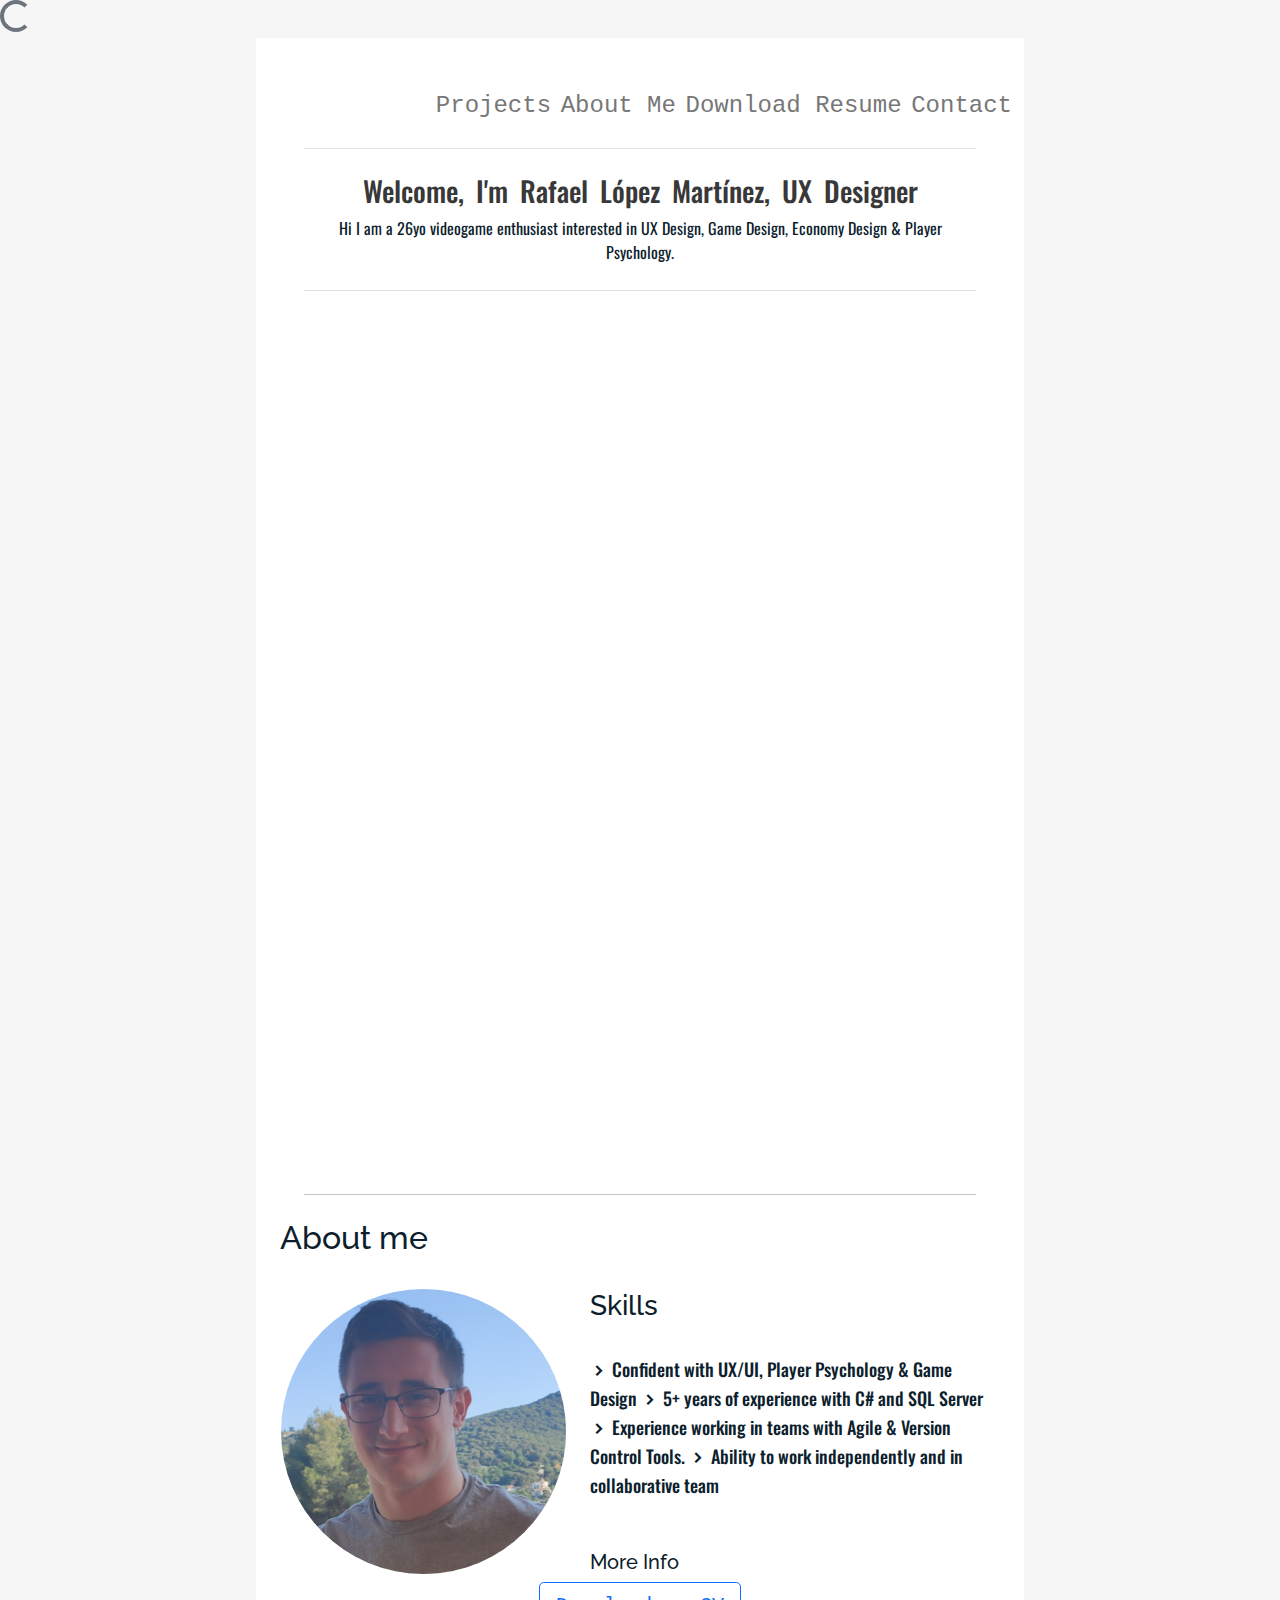
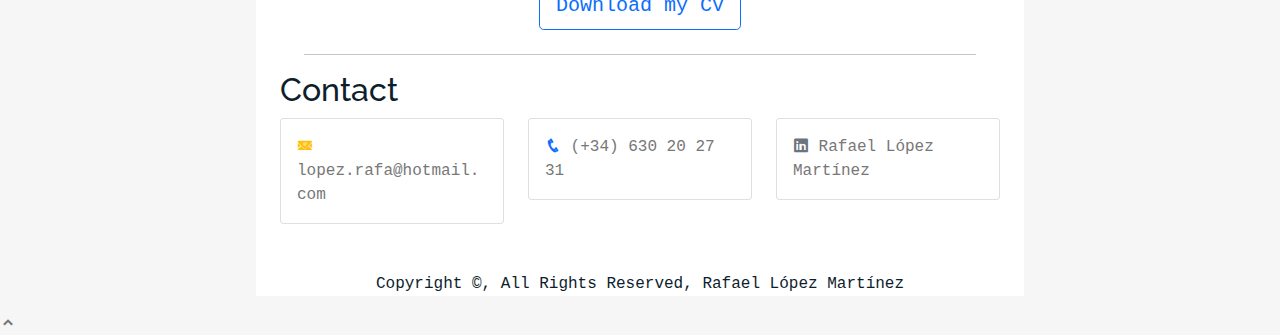
<file: index.html>
<!DOCTYPE html>
<html lang="en">

<head>
    <meta charset="utf-8">
    <meta content="width=device-width, initial-scale=1.0" name="viewport">

    <title>Rafael López - Portfolio</title>
    <meta content="Portfolio Rafael López Martínez" name="description">
    <meta content="portfolio" name="keywords">

    <!-- Favicons -->
    <link href="assets/img/favicon.png" rel="icon">
    <link href="assets/img/apple-touch-icon.png" rel="apple-touch-icon">

    <!-- Google Fonts -->
    <link rel="preconnect" href="https://fonts.gstatic.com">
    <link
        href="https://fonts.googleapis.com/css?family=https://fonts.googleapis.com/css?family=Inconsolata:400,500,600,700|Raleway:400,400i,500,500i,600,600i,700,700i"
        rel="stylesheet">
    <link href="https://fonts.googleapis.com/css2?family=Staatliches&display=swap" rel="stylesheet">
    <link href="https://fonts.googleapis.com/css2?family=Dosis:wght@500&display=swap" rel="stylesheet">
    <link href="https://fonts.googleapis.com/css2?family=Oswald:wght@200;300;400;500;600;700&display=swap"
        rel="stylesheet">

    <!-- Vendor CSS Files -->
    <link href="assets/vendor/bootstrap/css/bootstrap.min.css" rel="stylesheet">
    <link href="assets/vendor/icofont/icofont.min.css" rel="stylesheet">
    <link href="assets/vendor/aos/aos.css" rel="stylesheet">
    <link href="assets/vendor/line-awesome/css/line-awesome.min.css" rel="stylesheet">
    <link href="assets/vendor/owl.carousel/assets/owl.carousel.min.css" rel="stylesheet">

    <!-- Template Main CSS File -->
    <link href="assets/css/style.css" rel="stylesheet">

    <!-- =======================================================
  * Template Name: MyPortfolio - v2.1.0
  * Template URL: https://bootstrapmade.com/myportfolio-bootstrap-portfolio-website-template/
  * Author: BootstrapMade.com
  * License: https://bootstrapmade.com/license/
  ======================================================== -->
</head>

<!-- ====== Modals =========== -->

<body style="background-color: #f3f3f3ba;">

    <div id="spinner">
        <div class="spinner-border text-secondary" role="status">
            <span class="sr-only">Loading...</span>
        </div>
    </div>

    <div class="modal fade" id="street-fighter" tabindex="-1" aria-labelledby="street-fighter-label" aria-hidden="true"
        style="  top: 15%;">
        <div class="modal-dialog modal-xl">
            <div class="modal-content">
                <div class="modal-body">
                    <div class="container">
                        <div class="row">
                            <div class="col-md-12 mb-2">
                                <button type="button" class="close" data-dismiss="modal" aria-label="Close">
                                    <span aria-hidden="true">&times;</span>
                                </button>
                            </div>
                            <div class="col-md-12 mb-2">
                                <h4 style=" font-size: 42px;">Street Fighter II: Tribute (PC Port)</h4>
                            </div>
                            <div class="col-md-6">
                                <div class="embed-responsive embed-responsive-16by9">
                                    <iframe src="https://www.youtube.com/embed/H5tVENc1cj8?si=zr78iw6BkdFIGa-Y"
                                        frameborder="0"
                                        allow="accelerometer; autoplay; clipboard-write; encrypted-media; gyroscope; picture-in-picture"
                                        allowfullscreen></iframe>

                                </div>
                            </div>
                            <div class="col-md-6 pl-5 pr-4 pt-2">
                                <h6 style="font-family: 'Oswald', sans-serif; font-weight: 400;">
                                    Street Fighter II tribute made as a project for the 1st year of collegue. </h6>
                                <h6 style="font-family: 'Oswald', sans-serif; font-weight: 400;line-height: -25px;">
                                    Coded a
                                    demo of the game for PC and also made a complete and full analysis of it. </h6>

                                <a class="mb-4 h6" target="_blank"
                                    style="font-family: 'Oswald', sans-serif; font-weight: 400; line-height: 25px; color:#4EAEFF;"
                                    target="_blank"
                                    href="https://github.com/Rengrow/Street-Fighter-II-Gamusinos-Fighters-/wiki">Check
                                    it out
                                    here</a>

                                <div class="container px-5 margin-bottom:15px">
                                    <hr>
                                </div>

                                <h5>My Work</h5>
                                <div class="bullet-points pl-3">
                                    <span style="font-family: 'Oswald', sans-serif; font-weight: 500;"><i
                                            class="icofont-simple-right"></i> Gameplay Programmer</span>
                                    <span style="font-family: 'Oswald', sans-serif; font-weight: 500;"><i
                                            class="icofont-simple-right"></i> Combat & Round System
                                        re-interpretation</span>
                                    <span style="font-family: 'Oswald', sans-serif; font-weight: 500;"><i
                                            class="icofont-simple-right"></i> All coded in a custom 2D Engine</span>
                                </div>
                            </div>
                            <div class="col-md-6"></div>
                            <div class="col-md-6">
                                <div class="w-100 d-flex justify-content-center">
                                    <a href="https://rengrow.github.io/Street-Fighter-II-Gamusinos-Fighters-/"
                                        target="_blank" class="btn btn-primary mr-5"><i class="icofont-world"></i>
                                        Webpage</a>
                                    <a href="https://github.com/Rengrow/Street-Fighter-II-Gamusinos-Fighters-/releases/download/1.0/Gamusinos.Fighters.-.Street.Fighter.1.0.zip"
                                        class="btn btn-info"><i class="icofont-info"></i> Download</a>
                                </div>
                            </div>
                        </div>
                    </div>
                </div>
            </div>
        </div>
    </div>

    <!-- ======= Navbar ======= -->
    <div style="background-color: #fff; width: 60%;" class="container p-0">
        <nav class="navbar navbar-light custom-navbar">
            <div class="container">
                <div class="d-flex flex-column">
                    <!--<img class="img-fluid" style="height: 50%;" src=" assets/img/logo_small.jpg">-->
                </div>
                <div id="menu-principal">
                    <a href="#projects" style="font-size: 24px;">Projects</a>
                    <a href="#about-me" style="font-size: 24px;">About Me</a>
                    <a href="assets/RLopezMartinezResume.pdf" style="font-size: 24px;" target="_blank">Download
                        Resume</a>
                    <a href="#contact" style="font-size: 24px;">Contact</a>
                </div>
            </div>
        </nav>

        <div class="container px-5 py-3">
            <div class="w-100 text-center border-top border-bottom" style="padding-bottom: 10px; padding-top: 25px;">
                <h3 class="font-weight-bold"
                    style="font-family: 'Oswald', sans-serif; color: #383838; word-spacing: 5px;">
                    Welcome, I'm Rafael López Martínez, UX Designer</h3>
                <p style="font-family: 'Oswald', sans-serif; font-weight: 400;">Hi I am a 26yo videogame
                    enthusiast interested
                    in UX Design, Game Design, Economy Design & Player Psychology.
                </p>
            </div>
        </div>


        <!--<div class="container px-5">
            <hr>
        </div>

        <div id="slider" class="owl-carousel container mt-md-3 px-5"
            style=" width: 80%; margin-bottom: -45px; margin-top: 10px;">

            <div class="item">
                <a href="#" data-toggle="modal" data-target="#street-fighter" class="light item-wrap fancybox">
                    <div class="work-info">
                        <h3>Street Fighter II: Tribute (PC Port)</h3>
                        <span>Steet Fighter II: Tribute</span>
                    </div>
                    <img class="img-fluid" src="assets/img/StreetFighter2.png">
                </a>
            </div>

            <!--<div class="item">
                <a href="#" data-toggle="modal" data-target="#croak-o-matic" class="light item-wrap fancybox">
                    <div class="work-info">
                        <h3>Croak-o-Matic</h3>
                        <span>2D Puzzle Platformer</span>
                    </div>
                    <img class="img-fluid" src="assets/img/croak_Slider.jpg">
                </a>
            </div>


            <div class="item">
                <a href="#" data-toggle="modal" data-target="#hearts-of-greed" class="light item-wrap fancybox">
                    <div class="work-info">
                        <h3>Hearts of Greed</h3>
                        <span>2D RTS From Scratch</span>
                    </div>
                    <img class="img-fluid" src="assets/img/HoG_Slider.jpg">
                </a>
            </div>

        </div>


        <div class="container px-5">
            <hr>
        </div>
        <main id="main">-->

            <!-- ======= Works Section ======= -->
            <section class="site-portfolio" style="margin-top: 25px;">
                <div id="projects" class="container">
                    <div class="row mx-0 mb-3 align-items-center">
                        <div class="col-md-12 mb-4 mb-lg-0" data-aos="fade-up">
                            <h2 class="mb-4">Projects</h2>
                            <div id="filters" class="filters">
                                <a href="#" data-filter="*" class="active">All</a>
                                <!--<a href="#" data-filter=".researches">Researches</a>-->
                                <a href="#" data-filter=".design">Design</a>
                                <a href="#" data-filter=".programming">Programming</a>
                                <!--<a href="#" data-filter=".game-jams">Game Jams</a>-->
                            </div>
                        </div>
                    </div>
                    <div id="portfolio-grid" class="row mx-0 no-gutter" data-aos="fade-up" data-aos-delay="200">

                        <div class="item programming col-sm-6 col-md-4 col-lg-4 mb-4">
                            <a href="#" data-toggle="modal" data-target="#street-fighter" class="item-wrap fancybox">
                                <div class="work-info">
                                    <h3>Street Fighter II: Tribute (PC Port)</h3>
                                    <span>2D Fighter</span>
                                </div>
                                <img class="img-fluid" src="assets/img/StreetFighter2thumb.png">
                            </a>
                        </div>

                        <div class="item design col-sm-6 col-md-4 col-lg-4 mb-4">
                            <a href="#" data-toggle="modal" data-target="#audiobookWebPage" class="item-wrap fancybox">
                                <div class="work-info">
                                    <h3>Prototype of Audiobook Webpage</h3>
                                    <span>Wireframes, Worflows & Interactive prototype</span>
                                </div>
                                <img class="img-fluid" src="assets/img/audiobookProtoThumb.png">
                            </a>
                        </div>

                        <div class="item design col-sm-6 col-md-4 col-lg-4 mb-4">
                            <a href="#" data-toggle="modal" data-target="#libraryOfThings" class="item-wrap fancybox">
                                <div class="work-info">
                                    <h3>Design of a Library of Things Webpage</h3>
                                    <span>Wireframes, Logo Design, Style guide, Mockups & HTML Final Version</span>
                                </div>
                                <img class="img-fluid" src="assets/img/libraryOfThingsThumb.png">
                            </a>
                        </div>

                        <div class="item design col-sm-6 col-md-4 col-lg-4 mb-4">
                            <a href="#" data-toggle="modal" data-target="#auditPisos" class="item-wrap fancybox">
                                <div class="work-info">
                                    <h3>UX Audit of the Website Pisos.com</h3>
                                    <span>Definition of a sociodemographic profile, Heuristic evaluation and User Testing on Pisos.com</span>
                                </div>
                                <img class="img-fluid" src="assets/img/auditPisosThumb.png">
                            </a>
                        </div>

                        <div class="item design col-sm-6 col-md-4 col-lg-4 mb-4">
                            <a href="#" data-toggle="modal" data-target="#escapeRoom" class="item-wrap fancybox">
                                <div class="work-info">
                                    <h3>Escape Room Design</h3>
                                    <span>Desing of a Escape room based in a Lovecraft tale</span>
                                </div>
                                <img class="img-fluid" src="assets/img/escapeRoomThumb.png">
                            </a>
                        </div>

                        <div class="item programming col-sm-6 col-md-4 col-lg-4 mb-4">
                            <a href="#" data-toggle="modal" data-target="#gamusinosFantasy" class="item-wrap fancybox">
                                <div class="work-info">
                                    <h3>Gamusino's Fantasy</h3>
                                    <span>Videogame in Desktop/Mobile with a Webservice</span>
                                </div>
                                <img class="img-fluid" src="assets/img/gamusinosFantasy.png">
                            </a>
                        </div>

                        <div class="item design col-sm-6 col-md-4 col-lg-4 mb-4">
                            <a href="#" data-toggle="modal" data-target="#animation" class="item-wrap fancybox">
                                <div class="work-info">
                                    <h3>Short Opening Animation with Parallax</h3>
                                    <span>Animation using Photoshop and Premiere</span>
                                </div>
                                <img class="img-fluid" src="assets/img/animationThumb.png">
                            </a>
                        </div>

                        <div class="item design col-sm-6 col-md-4 col-lg-4 mb-4">
                            <a href="#" data-toggle="modal" data-target="#3dModel" class="item-wrap fancybox">
                                <div class="work-info">
                                    <h3>7th heaven and Cloud 3D Model</h3>
                                    <span>3D Models using Maya</span>
                                </div>
                                <img class="img-fluid" src="assets/img/3dmodelThumb.png">
                            </a>
                        </div>

                    </div>
                </div>
            </section><!-- End  Works Section -->

            <div class="container px-5">
                <hr>
            </div>

            <div id="about-me" class="container mt-4">
                <div class="row mx-0 mb-4">
                    <div class="col-md-12 mb-4">
                        <h2>About me</h2>
                    </div>
                    <div class="col-md-5">
                        <div class="d-flex justify-content-center align-items-center">
                            <img src="assets/img/profile_pic.png">
                        </div>
                    </div>
                    <div class="col-md-7">
                        <div class="d-flex justify-content-between h-100 flex-column">
                            <h3>Skills</h3>
                            <div class="bullet-points pl-3 mb-4">
                                <span style="font-family: 'Oswald', sans-serif; font-weight: 500; font-size: 18px;"><i
                                        class="icofont-simple-right"></i> Confident with UX/UI, Player Psychology & Game
                                    Design
                                </span>
                                <span style="font-family: 'Oswald', sans-serif; font-weight: 500;font-size: 18px;"><i
                                        class="icofont-simple-right"></i> 5+ years of experience with C# and SQL Server
                                </span>
                                <span style="font-family: 'Oswald', sans-serif; font-weight: 500;font-size: 18px;"><i
                                        class="icofont-simple-right"></i> Experience working in teams with Agile &
                                    Version Control Tools.
                                </span>
                                <span style="font-family: 'Oswald', sans-serif; font-weight: 500;font-size: 18px;"><i
                                        class="icofont-simple-right"></i> Ability to work independently and in
                                    collaborative team
                                </span>
                            </div>
                            <h6 class="mb-0" style="font-size: 20px;">More Info</h6>
                        </div>
                    </div>
                    <div class="col-md-12 mt-2 pl-5">
                        <div class="d-flex justify-content-center">
                            <a href="assets/RLopezMartinezResume.pdf" target="_blank"
                                class="btn btn-outline-primary btn-lg">Download my CV</a>
                        </div>
                    </div>
                </div>
            </div>

            <div class="container px-5">
                <hr>
            </div>

            <div id="contact" class="container">
                <div class="row mx-0 mb-5">
                    <div class="col-md-12">
                        <h2>Contact</h2>
                    </div>
                    <div class="col-md-4">
                        <div class="card">
                            <div class="card-body card-socials">
                                <a href="mailto:lopez.rafa@hotmail.com">
                                    <i class="icofont-email text-warning"></i> lopez.rafa@hotmail.com
                                </a>
                            </div>
                        </div>
                    </div>
                    <div class="col-md-4">
                        <div class="card">
                            <div class="card-body card-socials">
                                <a href="tel:+34630202731">
                                    <i class="icofont-phone text-primary"></i> (+34) 630 20 27 31
                                </a>
                            </div>
                        </div>
                    </div>
                    <div class="col-md-4">
                        <div class="card">
                            <div class="card-body card-socials">
                                <a href="https://www.linkedin.com/in/rafaellopez97/" target="_blank">
                                    <i class="icofont-linkedin text-secondary"></i> Rafael López Martínez
                                </a>
                            </div>
                        </div>
                    </div>
                    <!--<div class="col-md-12 justify-content-center d-flex social">
              <a href="#"><span class="icofont-twitter"></span></a>
              <a href="#"><span class="icofont-facebook"></span></a>
              <a href="#"><span class="icofont-dribbble"></span></a>
              <a href="#"><span class="icofont-behance"></span></a>
          </div>-->
                </div>
            </div>
            <div class="w-100 my-md-3 text-md-center">
                Copyright &copy;, All Rights Reserved, Rafael López Martínez
            </div>

        </main>
    </div>

    <a href="#" class="back-to-top"><i class="icofont-simple-up"></i></a>

    <!-- Vendor JS Files -->
    <script src="assets/vendor/jquery/jquery.min.js"></script>
    <script src="assets/vendor/bootstrap/js/bootstrap.bundle.min.js"></script>
    <script src="assets/vendor/jquery.easing/jquery.easing.min.js"></script>
    <script src="assets/vendor/php-email-form/validate.js"></script>
    <script src="assets/vendor/aos/aos.js"></script>
    <script src="assets/vendor/isotope-layout/isotope.pkgd.min.js"></script>
    <script src="assets/vendor/owl.carousel/owl.carousel.min.js"></script>

    <!-- Template Main JS File -->
    <script src="assets/js/main.js"></script>

</body>

</html>
</file>
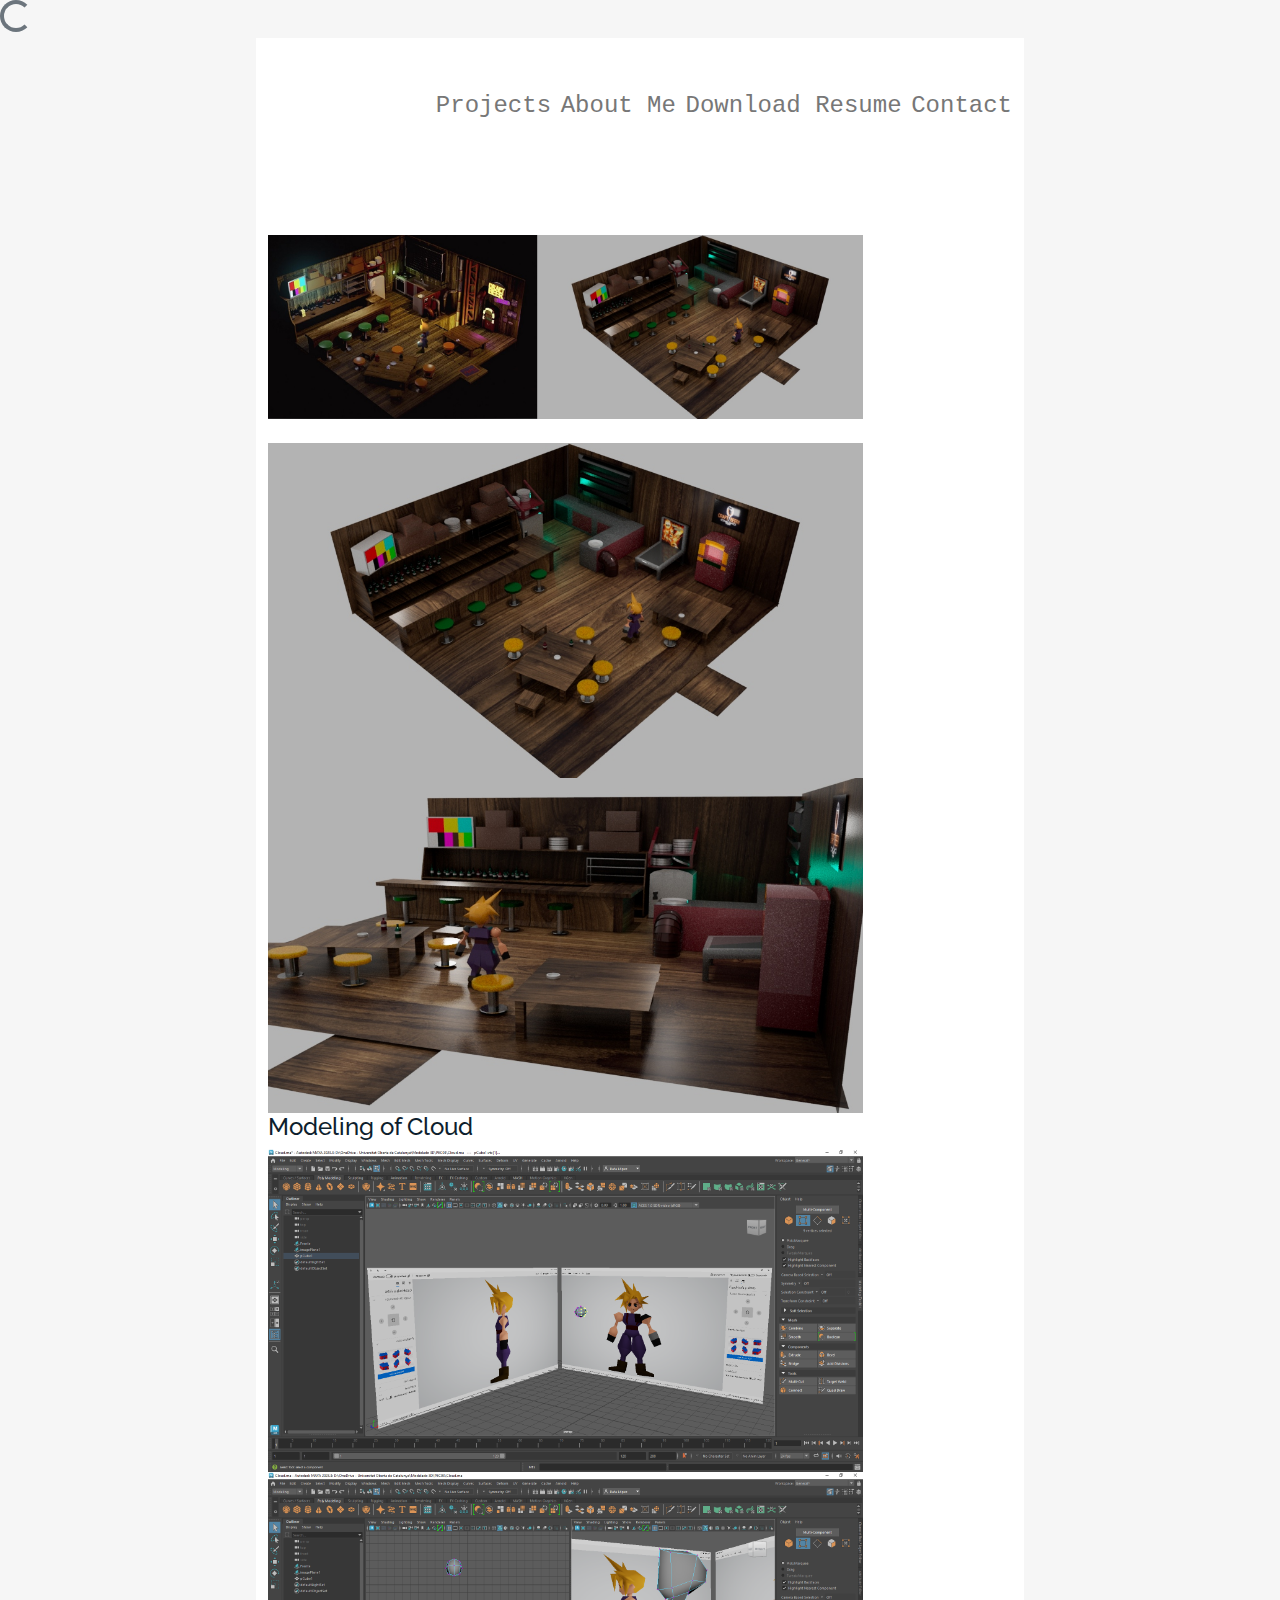
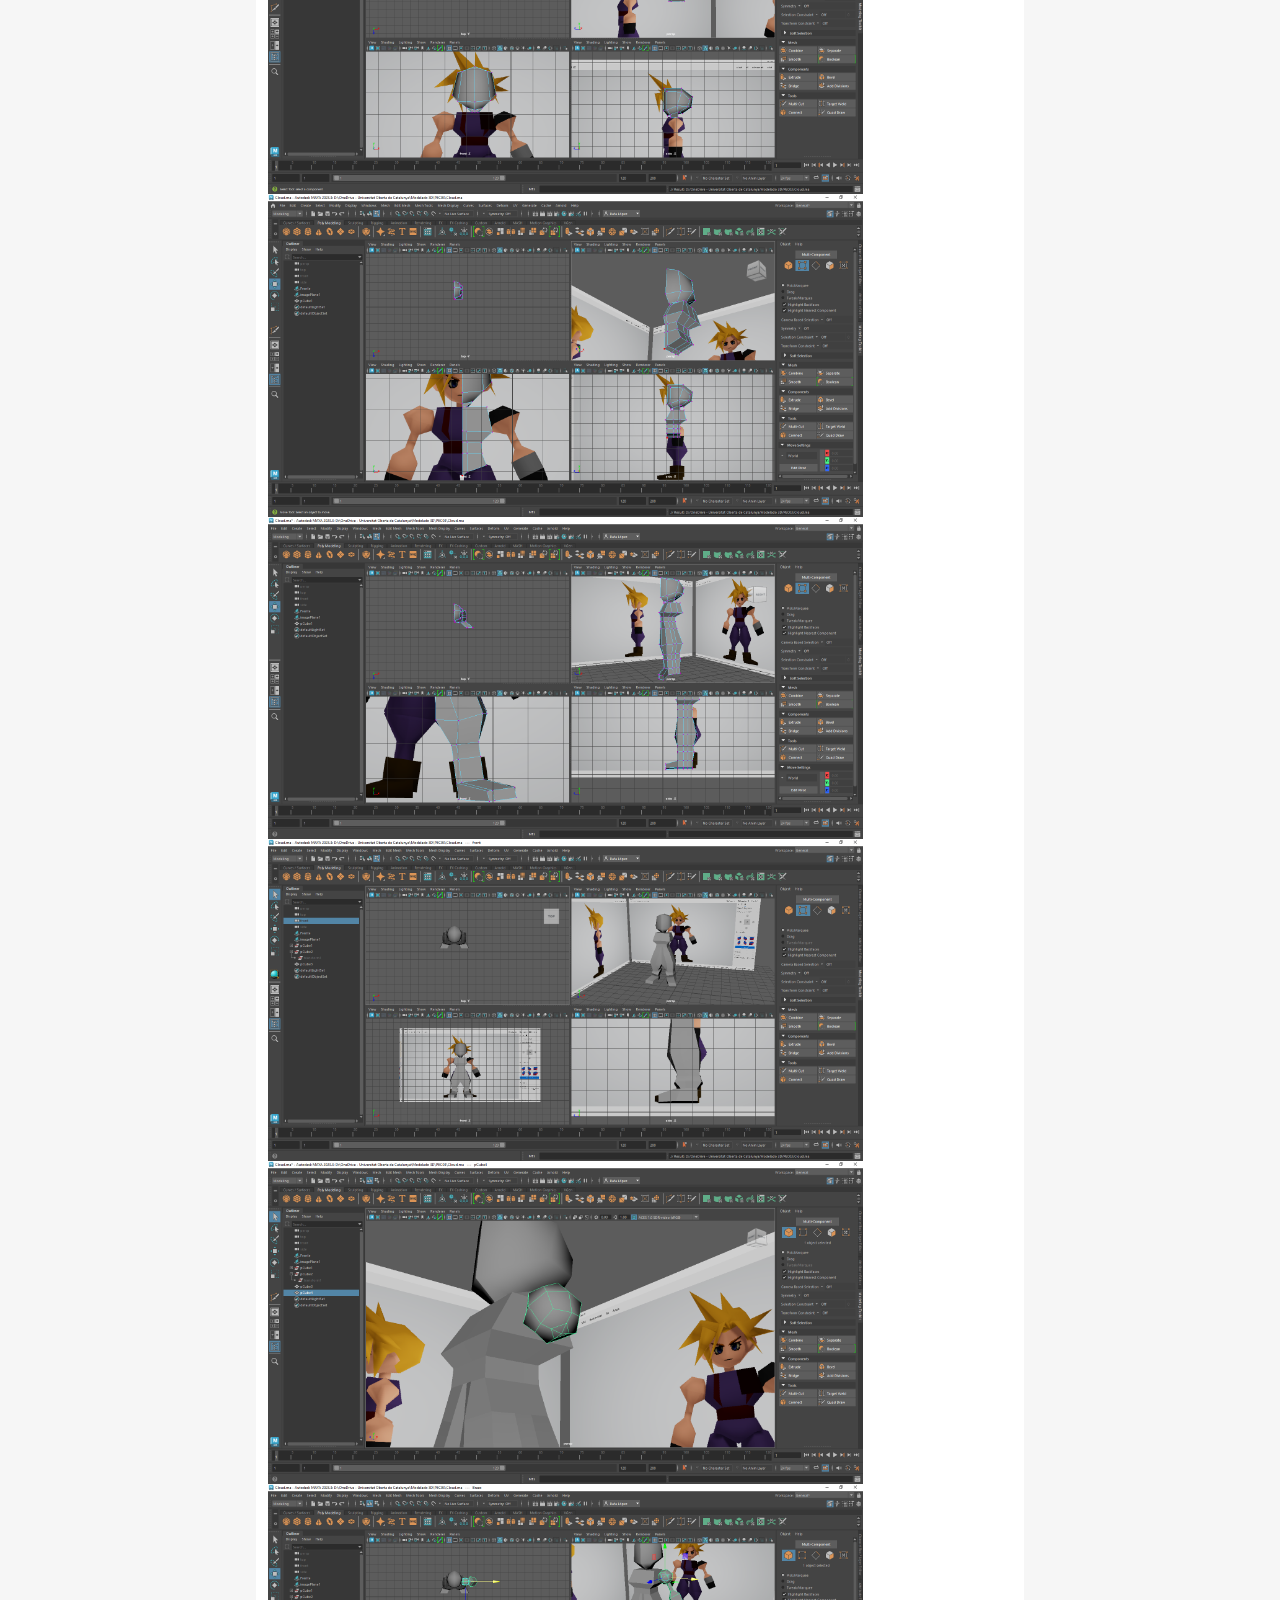
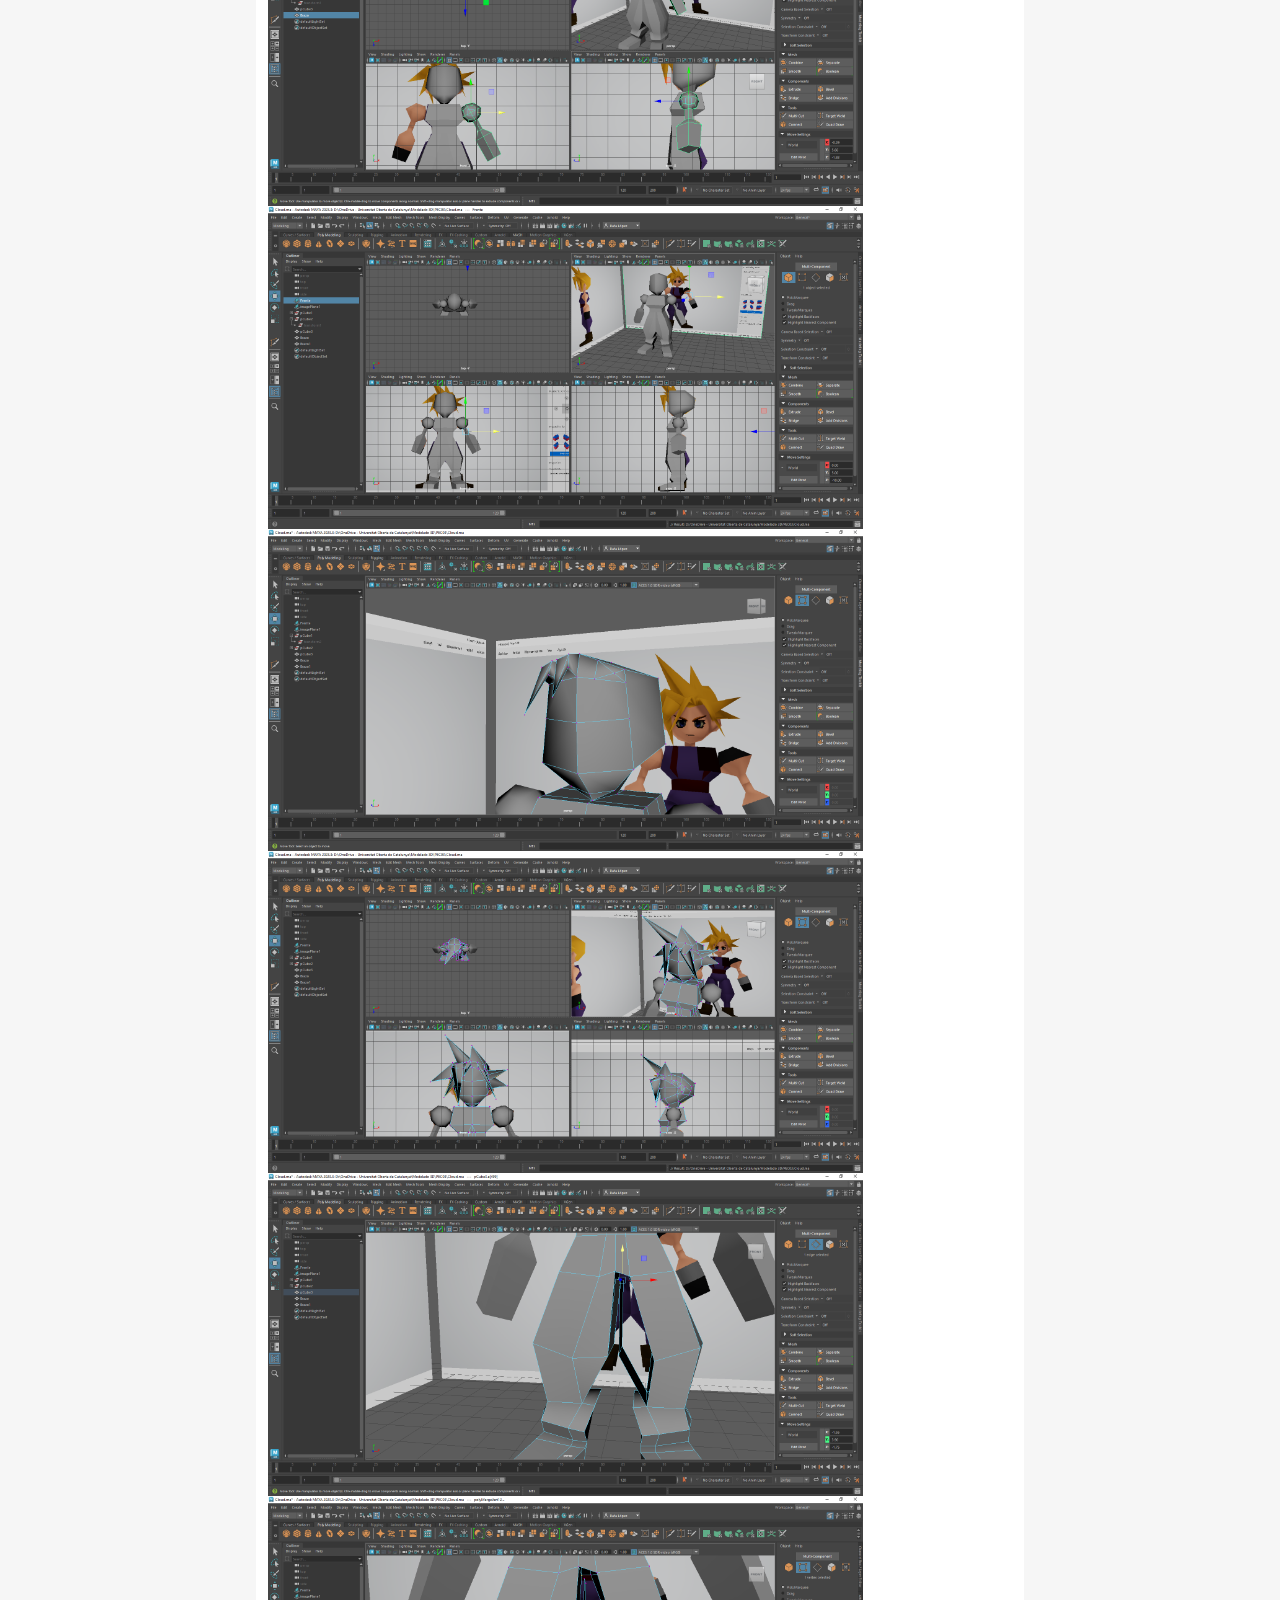
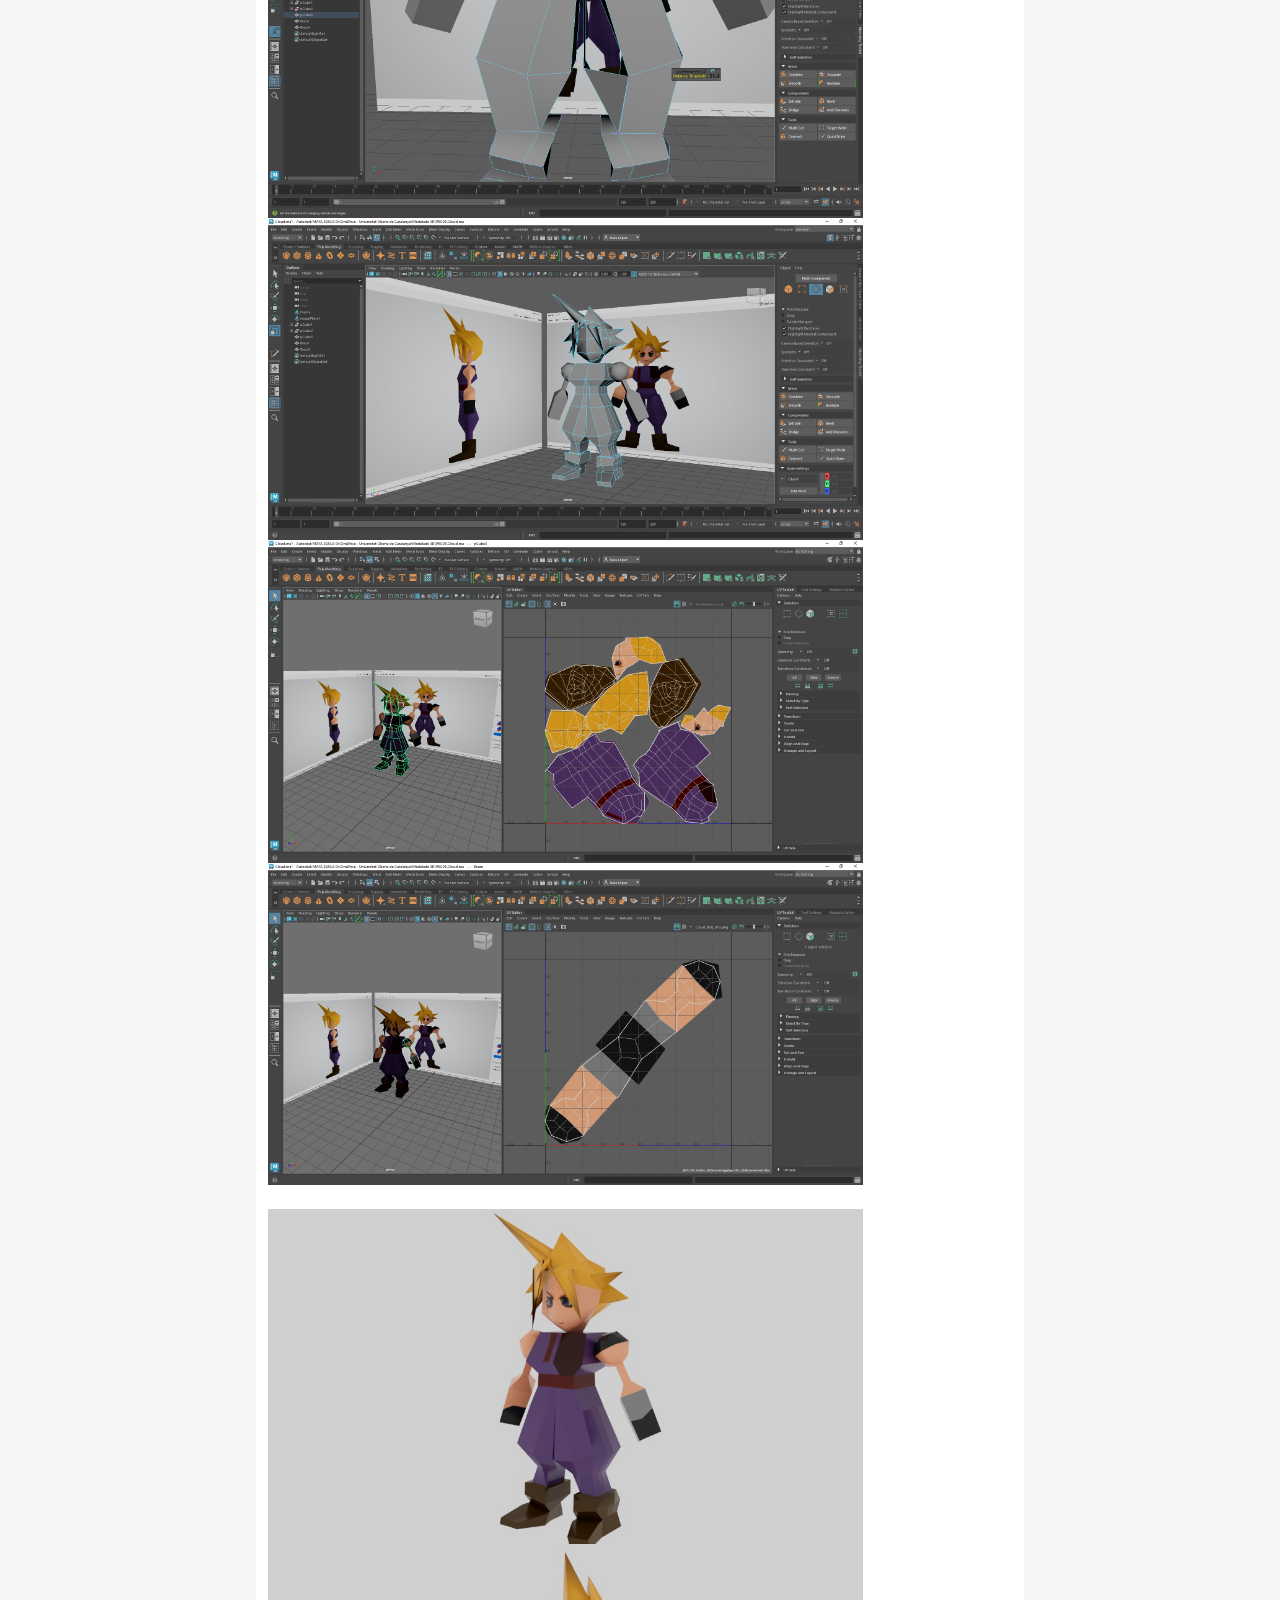
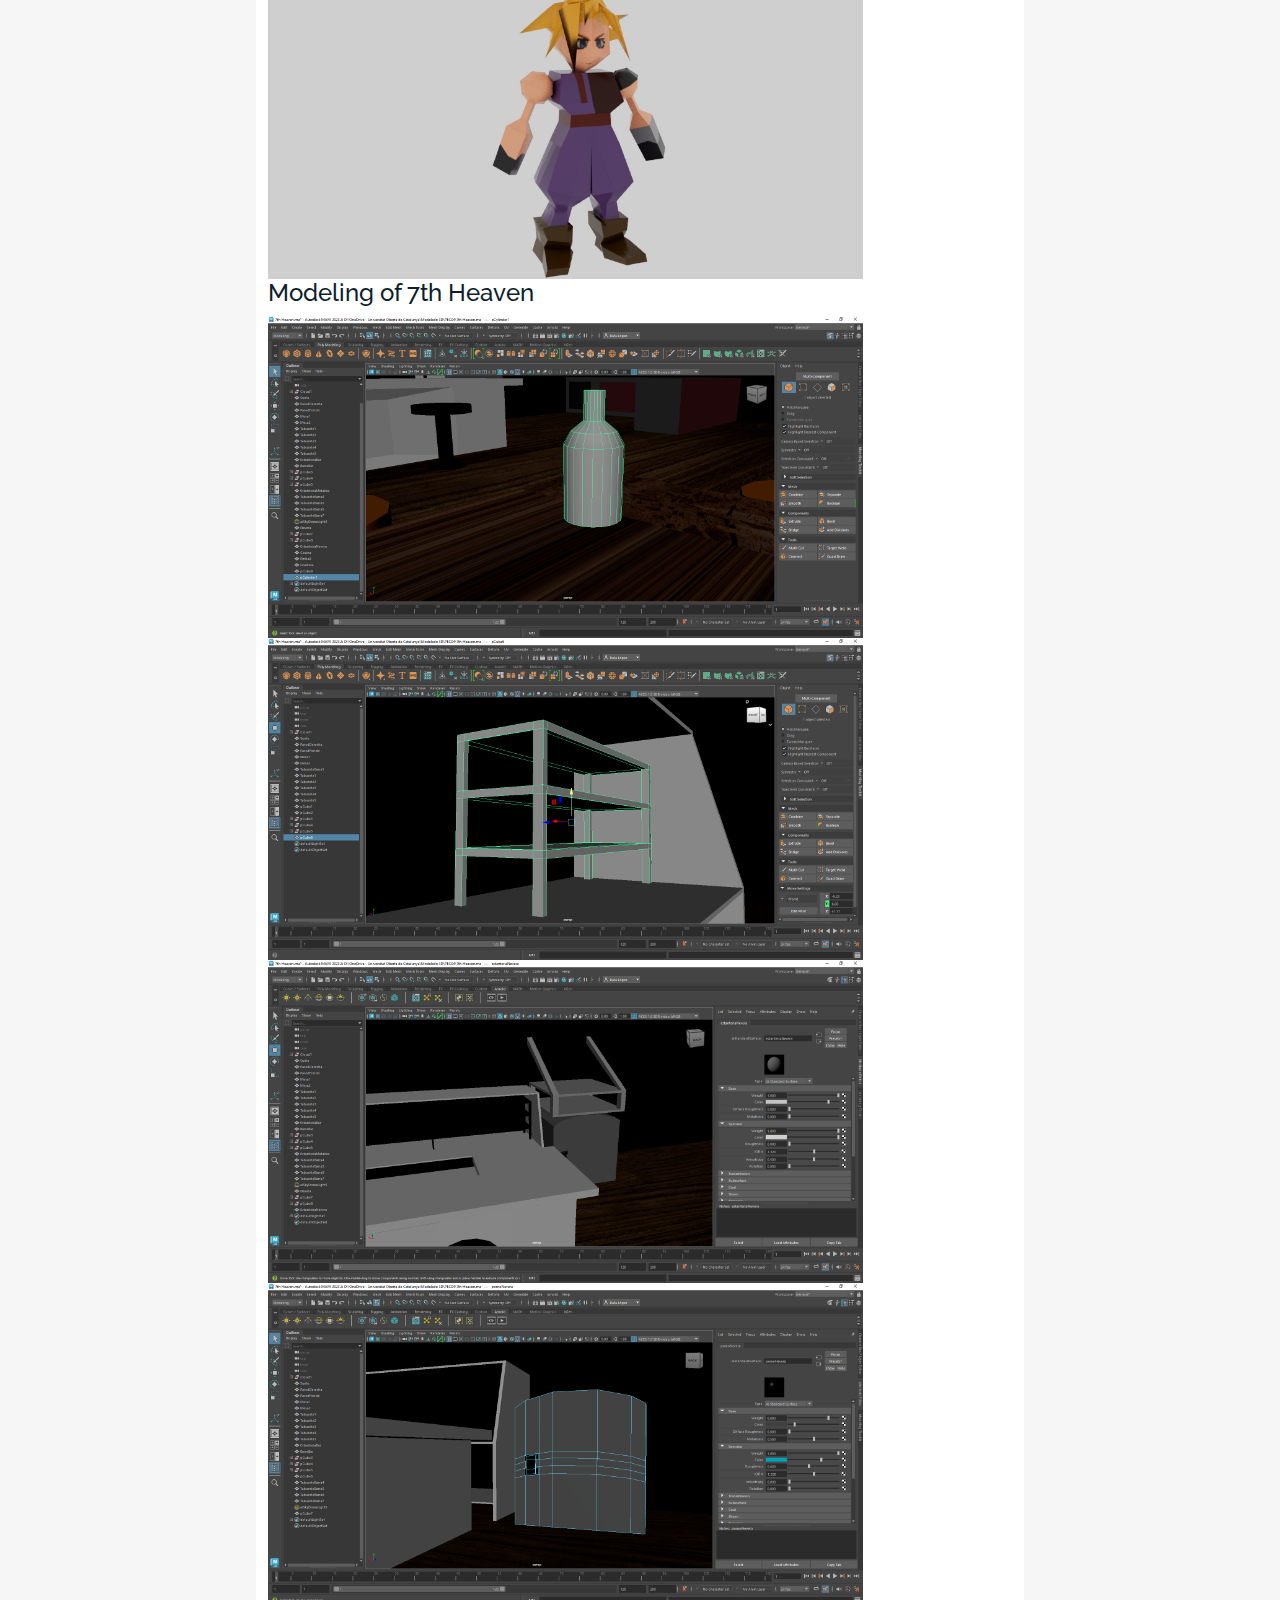
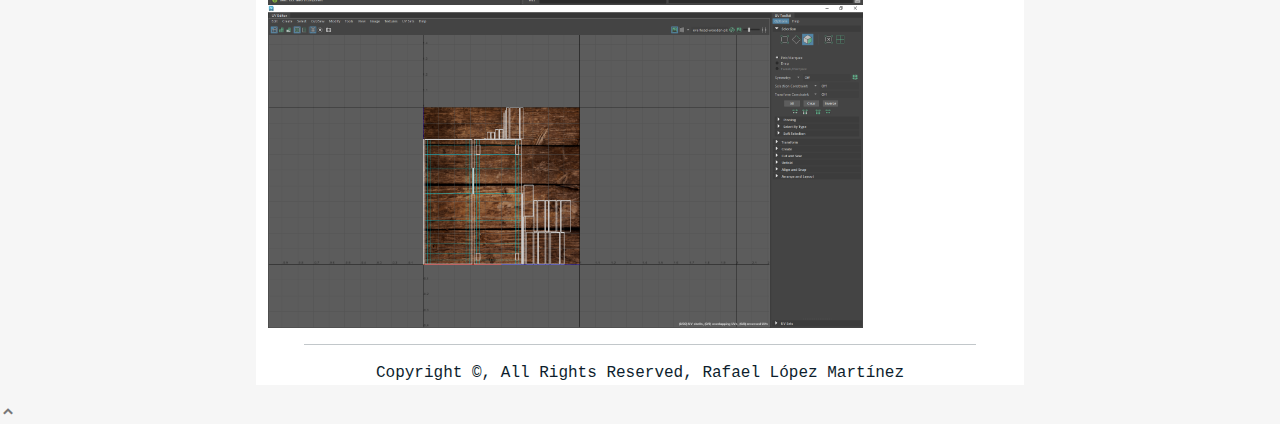
<file: projects/3dModelFF.html>
<!DOCTYPE html>
<html lang="en">

<head>
    <meta charset="utf-8">
    <meta content="width=device-width, initial-scale=1.0" name="viewport">

    <title>Rafael López - 7th Heaven 3D Model</title>
    <meta content="7th Heaven 3D Model - Rafael López Martínez" name="description">
    <meta content="portfolio" name="keywords">

    <!-- Favicons -->
    <link href="../assets/img/favicon.png" rel="icon">
    <link href="../assets/img/apple-touch-icon.png" rel="apple-touch-icon">

    <!-- Google Fonts -->
    <link rel="preconnect" href="https://fonts.gstatic.com">
    <link
        href="https://fonts.googleapis.com/css?family=https://fonts.googleapis.com/css?family=Inconsolata:400,500,600,700|Raleway:400,400i,500,500i,600,600i,700,700i"
        rel="stylesheet">
    <link href="https://fonts.googleapis.com/css2?family=Staatliches&display=swap" rel="stylesheet">
    <link href="https://fonts.googleapis.com/css2?family=Dosis:wght@500&display=swap" rel="stylesheet">
    <link href="https://fonts.googleapis.com/css2?family=Oswald:wght@200;300;400;500;600;700&display=swap"
        rel="stylesheet">

    <!-- Vendor CSS Files -->
    <link href="../assets/vendor/bootstrap/css/bootstrap.min.css" rel="stylesheet">
    <link href="../assets/vendor/icofont/icofont.min.css" rel="stylesheet">
    <link href="../assets/vendor/aos/aos.css" rel="stylesheet">
    <link href="../assets/vendor/line-awesome/css/line-awesome.min.css" rel="stylesheet">
    <link href="../assets/vendor/owl.carousel/assets/owl.carousel.min.css" rel="stylesheet">

    <!-- Template Main CSS File -->
    <link href="../assets/css/style.css" rel="stylesheet">

    <!-- =======================================================
  * Template Name: MyPortfolio - v2.1.0
  * Template URL: https://bootstrapmade.com/myportfolio-bootstrap-portfolio-website-template/
  * Author: BootstrapMade.com
  * License: https://bootstrapmade.com/license/
  ======================================================== -->
</head>

<!-- ====== Modals =========== -->

<body style="background-color: #f3f3f3ba;">

    <div id="spinner">
        <div class="spinner-border text-secondary" role="status">
            <span class="sr-only">Loading...</span>
        </div>
    </div>

    <!-- ======= Navbar ======= -->
    <div style="background-color: #fff; width: 60%;" class="container p-0">
        <nav class="navbar navbar-light custom-navbar">
            <div class="container">
                <div class="d-flex flex-column">
                    <!--<img class="img-fluid" style="height: 50%;" src=" assets/img/logo_small.jpg">-->
                </div>
                <div id="menu-principal">
                    <a href="../index.html#projects" style="font-size: 24px;">Projects</a>
                    <a href="../index.html#about-me" style="font-size: 24px;">About Me</a>
                    <a href="../assets/RLopezMartinezResume.pdf" style="font-size: 24px;" target="_blank">Download
                        Resume</a>
                    <a href="../index.html#projects#contact" style="font-size: 24px;">Contact</a>
                </div>
            </div>
        </nav>



        <!-- ======= Works Section ======= -->
        <section class="site-portfolio" style="margin-top: 25px;">
            <div id="individualProject" class="container">
                <div class="row mx-0 mb-3 align-items-center">
                    <div class="col-md-12 mb-4 mb-lg-0" data-aos="fade-up">
                        <h2 class="mb-4">3D model of the 7th Heaven and Cloud</h2>
                    </div>
                </div>
                <div>
                    <div class="imageContainer">
                        <img class="img-fluid" alt="bottle" src="../assets/img/3dModelFF/side-to-side.jpg"
                            width="80%" />
                        <br /><br />
                        <img class="img-fluid" alt="bottle" src="../assets/img/3dModelFF/7thHeaven.jpg" width="80%" />
                        <img class="img-fluid" alt="bottle" src="../assets/img/3dmodelThumb2.jpg" width="80%" />
                    </div>
                    <h4>Modeling of Cloud</h4>
                    <div class="imageContainer">
                        <img class="img-fluid" alt="cloud1" src="../assets/img/3dModelFF/cloud1.png" width="80%" />
                        <img class="img-fluid" alt="cloud2" src="../assets/img/3dModelFF/cloud2.png" width="80%" />
                        <img class="img-fluid" alt="cloud3" src="../assets/img/3dModelFF/cloud3.png" width="80%" />
                        <img class="img-fluid" alt="cloud4" src="../assets/img/3dModelFF/cloud4.png" width="80%" />
                        <img class="img-fluid" alt="cloud5" src="../assets/img/3dModelFF/cloud5.png" width="80%" />
                        <img class="img-fluid" alt="cloud6" src="../assets/img/3dModelFF/cloud6.png" width="80%" />
                        <img class="img-fluid" alt="cloud7" src="../assets/img/3dModelFF/cloud7.png" width="80%" />
                        <img class="img-fluid" alt="cloud8" src="../assets/img/3dModelFF/cloud8.png" width="80%" />
                        <img class="img-fluid" alt="cloud9" src="../assets/img/3dModelFF/cloud9.png" width="80%" />
                        <img class="img-fluid" alt="cloud10" src="../assets/img/3dModelFF/cloud10.png" width="80%" />
                        <img class="img-fluid" alt="cloud11" src="../assets/img/3dModelFF/cloud11.png" width="80%" />
                        <img class="img-fluid" alt="cloud12" src="../assets/img/3dModelFF/cloud12.png" width="80%" />
                        <img class="img-fluid" alt="cloud13" src="../assets/img/3dModelFF/cloud13.png" width="80%" />
                        <img class="img-fluid" alt="cloud14" src="../assets/img/3dModelFF/cloud14.png" width="80%" />
                        <img class="img-fluid" alt="cloud15" src="../assets/img/3dModelFF/cloud15.png" width="80%" />
                        <br /><br />
                        <img class="img-fluid" alt="finalCloud1" src="../assets/img/3dModelFF/finalCloud1.jpg"
                            width="80%" />
                        <img class="img-fluid" alt="finalCloud2" src="../assets/img/3dModelFF/finalCloud2.jpg"
                            width="80%" />
                    </div>
                    <h4>Modeling of 7th Heaven</h4>
                    <div class="imageContainer">
                        <img class="img-fluid" alt="bottle" src="../assets/img/3dModelFF/bottle.png" width="80%" />
                        <img class="img-fluid" alt="bottle" src="../assets/img/3dModelFF/estante.png" width="80%" />
                        <img class="img-fluid" alt="bottle" src="../assets/img/3dModelFF/estanteriaNevera.png"
                            width="80%" />
                        <img class="img-fluid" alt="bottle" src="../assets/img/3dModelFF/nevera.png" width="80%" />
                        <img class="img-fluid" alt="bottle" src="../assets/img/3dModelFF/tableUV.png" width="80%" />
                    </div>                    
                </div>
            </div>
        </section><!-- End  Works Section -->

        <div class="container px-5">
            <hr>
        </div>

        <div class="w-100 my-md-3 text-md-center">
            Copyright &copy;, All Rights Reserved, Rafael López Martínez
        </div>

        </main>
    </div>

    <a href="#" class="back-to-top"><i class="icofont-simple-up"></i></a>

    <!-- Vendor JS Files -->
    <script src="../assets/vendor/jquery/jquery.min.js"></script>
    <script src="../assets/vendor/bootstrap/js/bootstrap.bundle.min.js"></script>
    <script src="../assets/vendor/jquery.easing/jquery.easing.min.js"></script>
    <script src="../assets/vendor/php-email-form/validate.js"></script>
    <script src="../assets/vendor/aos/aos.js"></script>
    <script src="../assets/vendor/isotope-layout/isotope.pkgd.min.js"></script>
    <script src="../assets/vendor/owl.carousel/owl.carousel.min.js"></script>

    <!-- Template Main JS File -->
    <script src="../assets/js/main.js"></script>

</body>

</html>
</file>
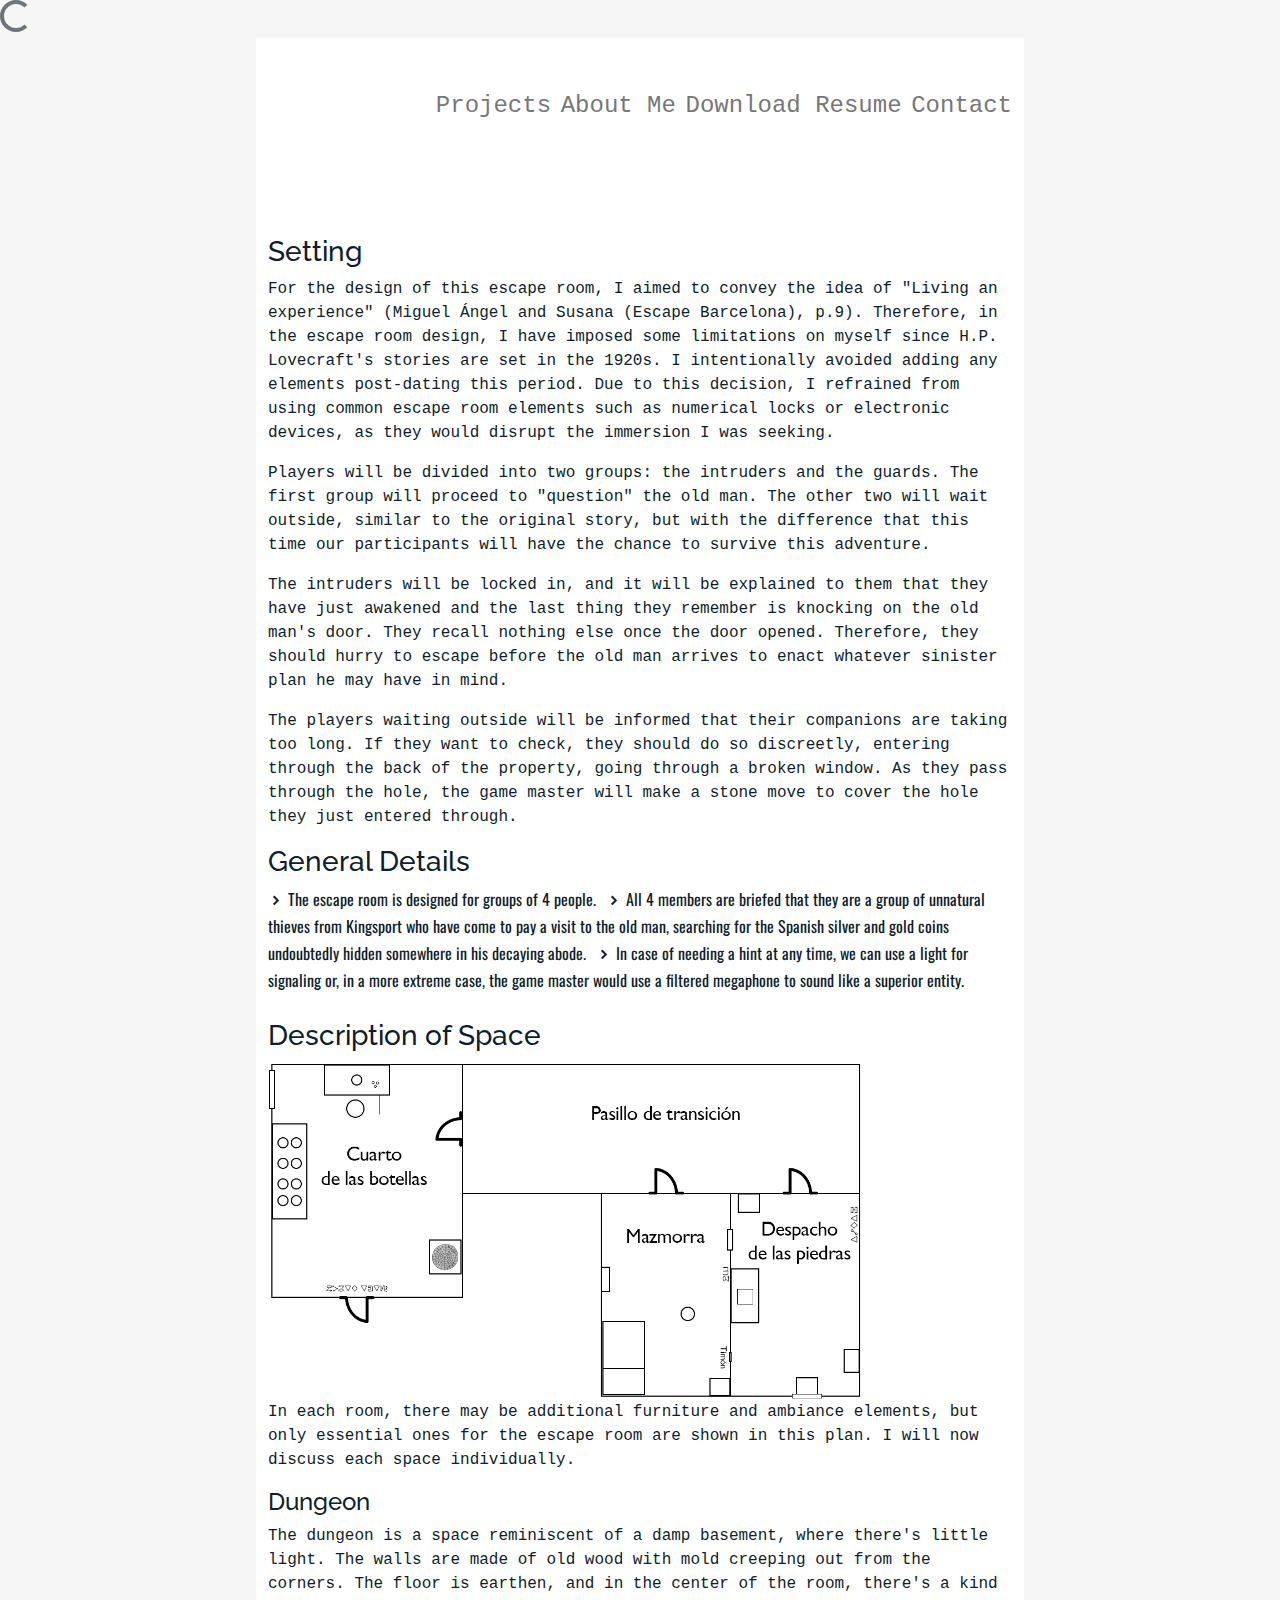
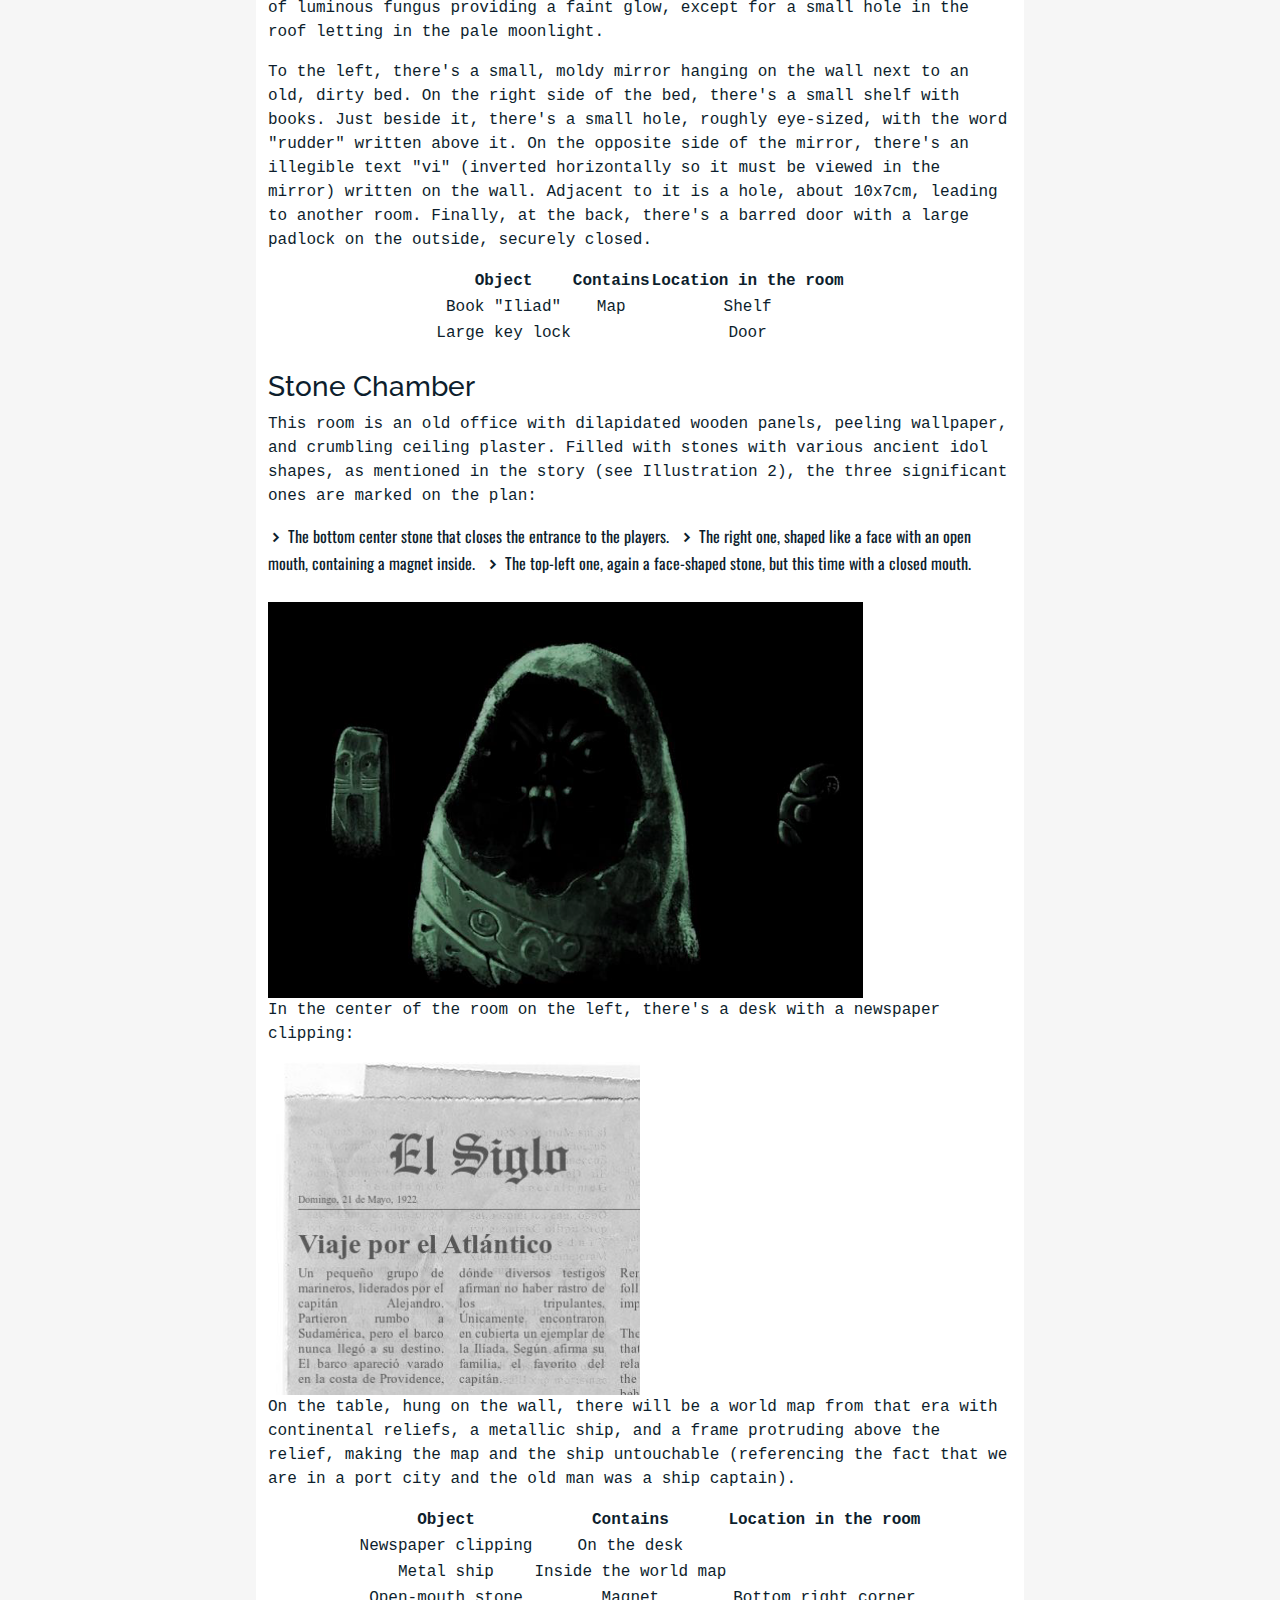
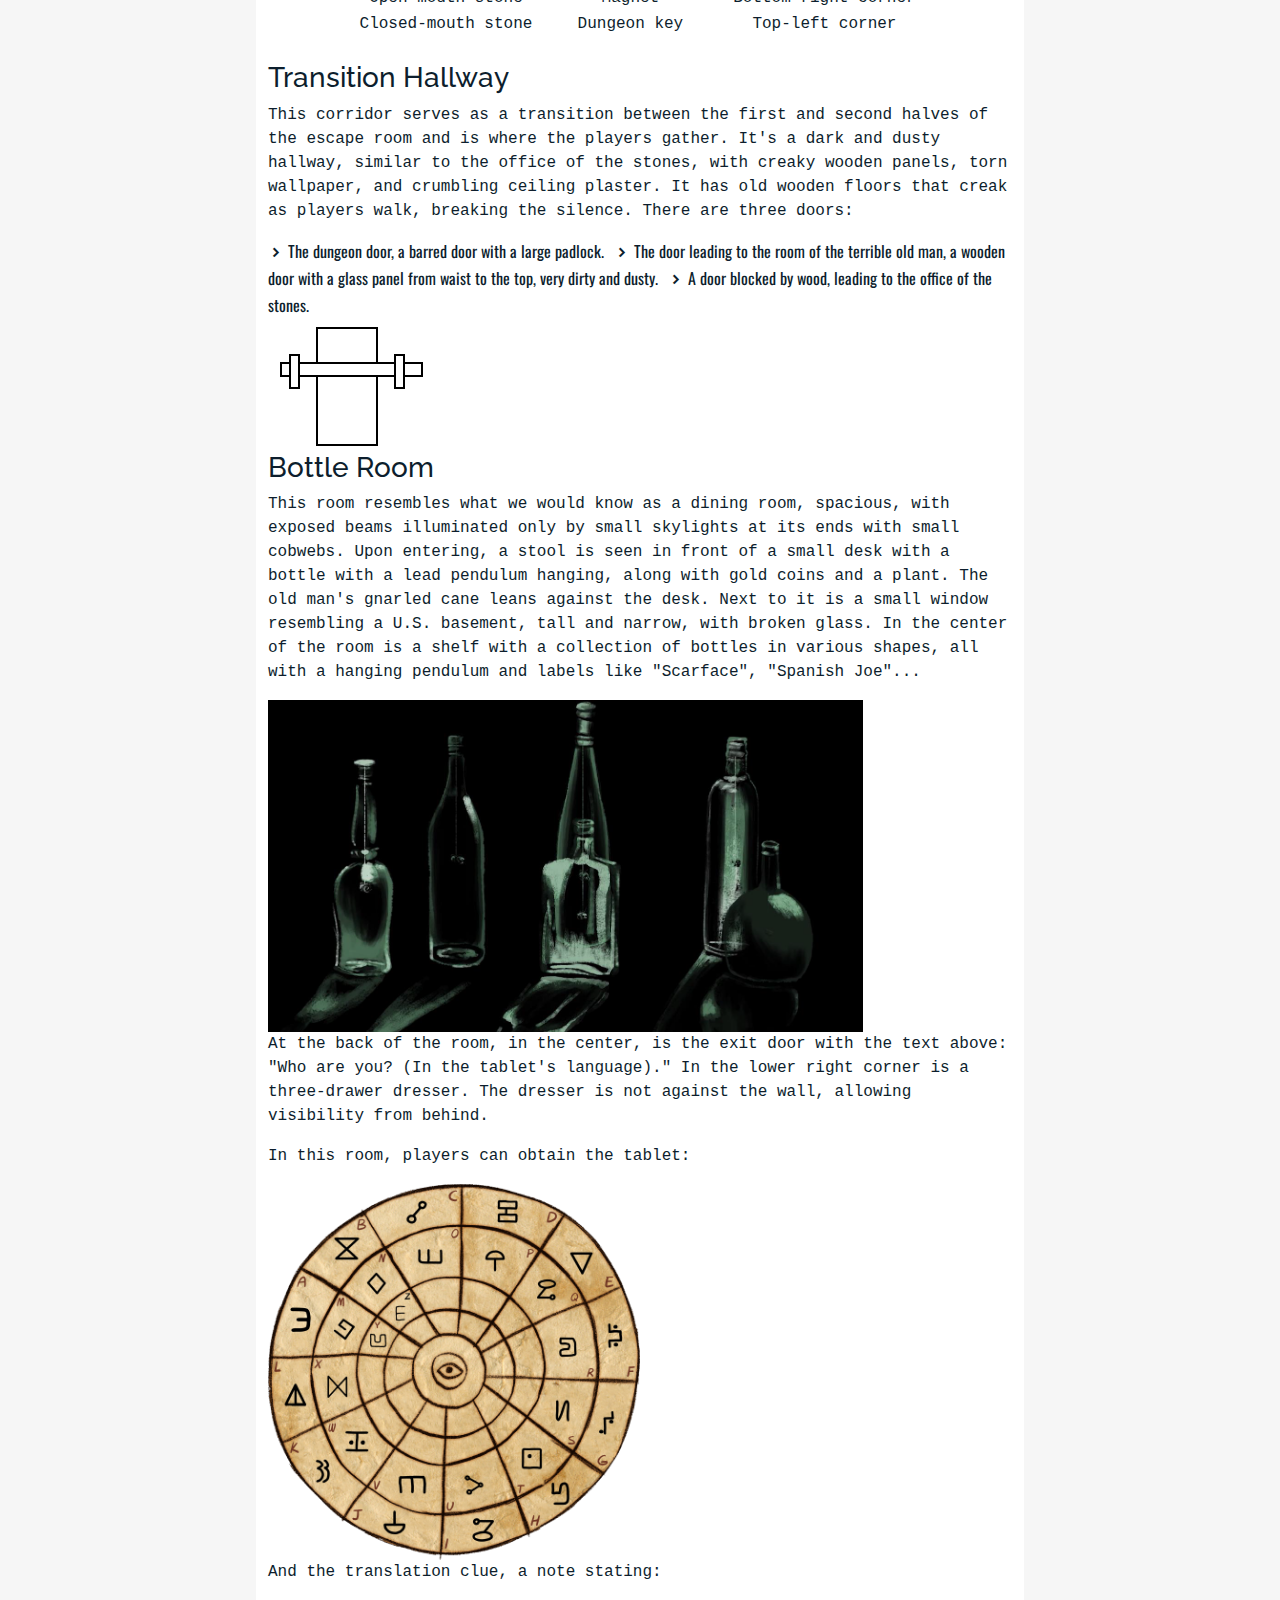
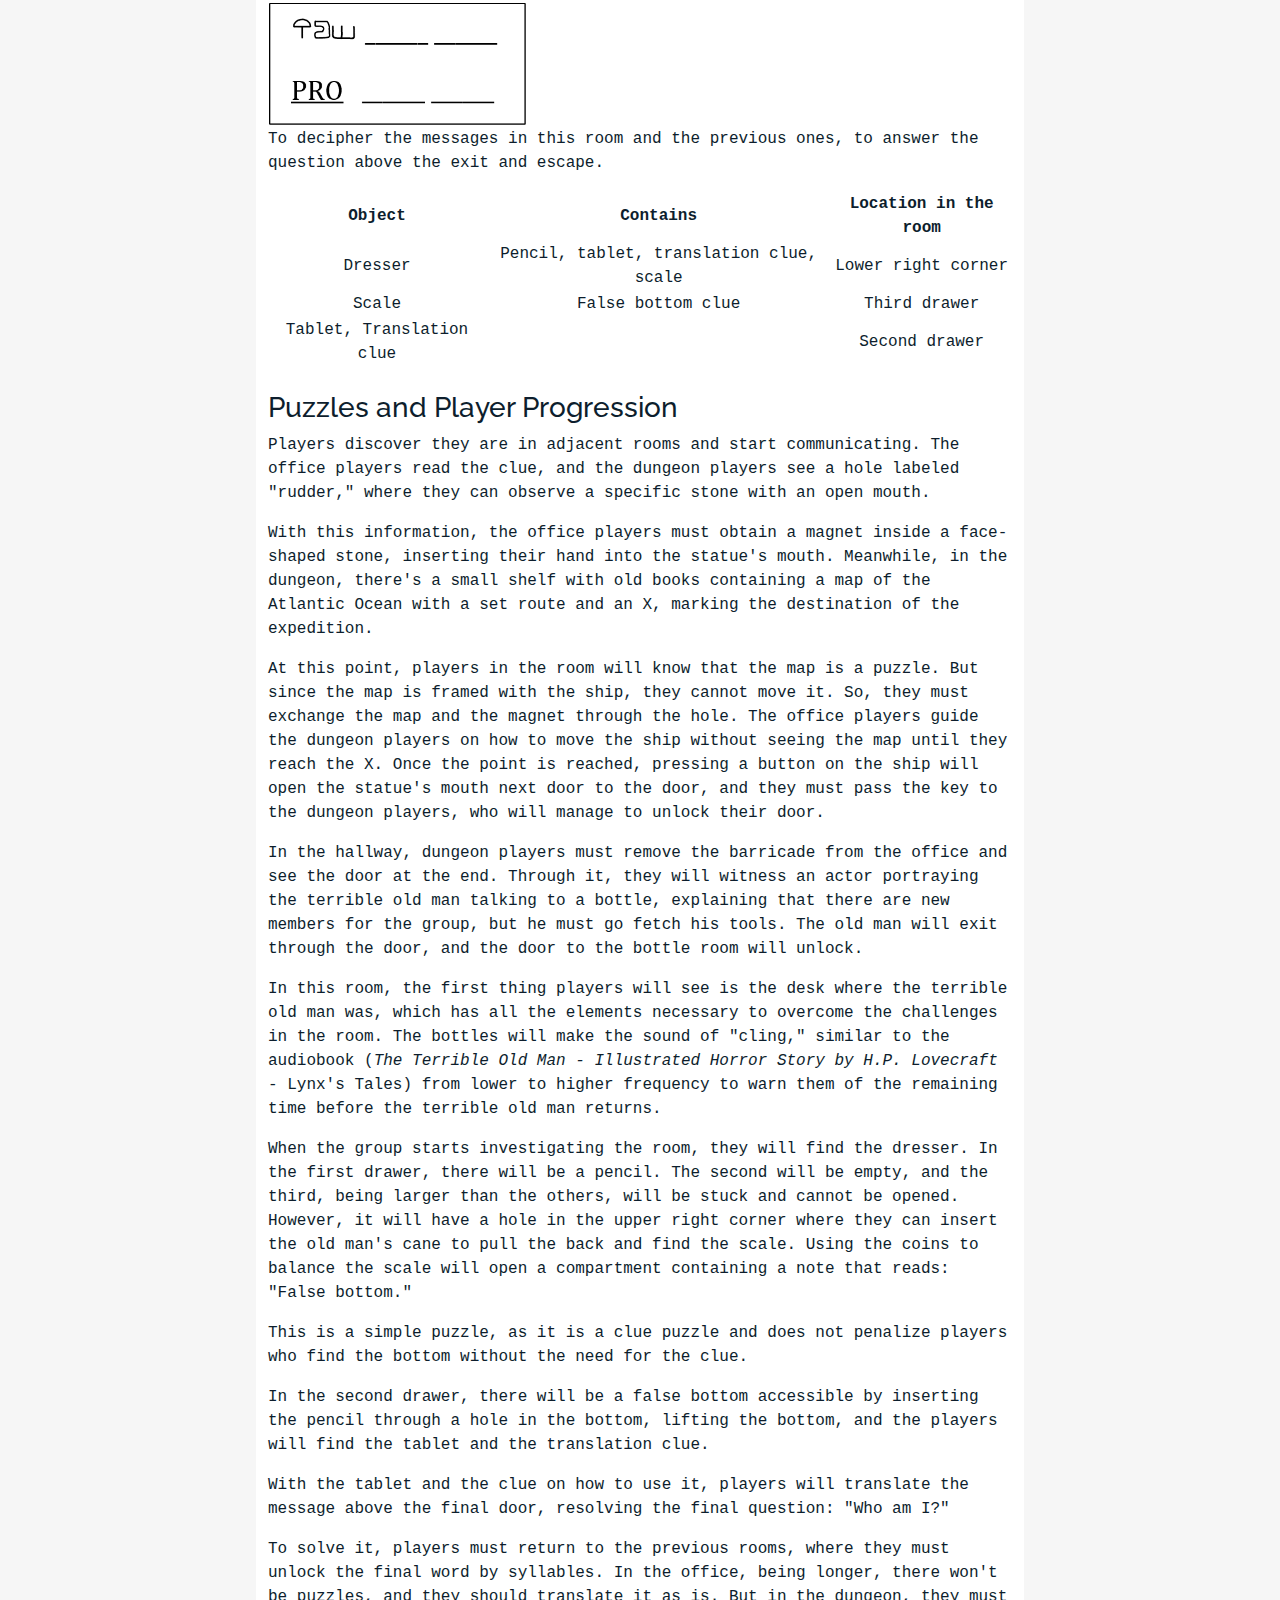
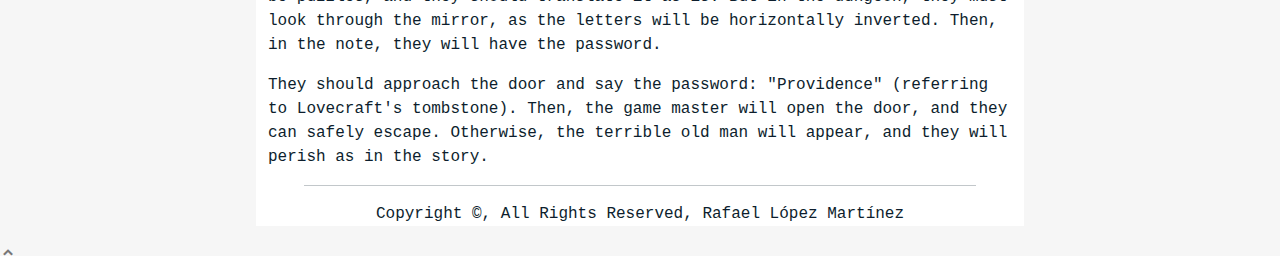
<file: projects/escapeRoom.html>
<!DOCTYPE html>
<html lang="en">

<head>
    <meta charset="utf-8">
    <meta content="width=device-width, initial-scale=1.0" name="viewport">

    <title>Rafael López - Lovecraft's Escape Room</title>
    <meta content="Lovecraft's Escape Room - Rafael López Martínez" name="description">
    <meta content="portfolio" name="keywords">

    <!-- Favicons -->
    <link href="../assets/img/favicon.png" rel="icon">
    <link href="../assets/img/apple-touch-icon.png" rel="apple-touch-icon">

    <!-- Google Fonts -->
    <link rel="preconnect" href="https://fonts.gstatic.com">
    <link
        href="https://fonts.googleapis.com/css?family=https://fonts.googleapis.com/css?family=Inconsolata:400,500,600,700|Raleway:400,400i,500,500i,600,600i,700,700i"
        rel="stylesheet">
    <link href="https://fonts.googleapis.com/css2?family=Staatliches&display=swap" rel="stylesheet">
    <link href="https://fonts.googleapis.com/css2?family=Dosis:wght@500&display=swap" rel="stylesheet">
    <link href="https://fonts.googleapis.com/css2?family=Oswald:wght@200;300;400;500;600;700&display=swap"
        rel="stylesheet">

    <!-- Vendor CSS Files -->
    <link href="../assets/vendor/bootstrap/css/bootstrap.min.css" rel="stylesheet">
    <link href="../assets/vendor/icofont/icofont.min.css" rel="stylesheet">
    <link href="../assets/vendor/aos/aos.css" rel="stylesheet">
    <link href="../assets/vendor/line-awesome/css/line-awesome.min.css" rel="stylesheet">
    <link href="../assets/vendor/owl.carousel/assets/owl.carousel.min.css" rel="stylesheet">

    <!-- Template Main CSS File -->
    <link href="../assets/css/style.css" rel="stylesheet">

    <!-- =======================================================
  * Template Name: MyPortfolio - v2.1.0
  * Template URL: https://bootstrapmade.com/myportfolio-bootstrap-portfolio-website-template/
  * Author: BootstrapMade.com
  * License: https://bootstrapmade.com/license/
  ======================================================== -->
</head>

<!-- ====== Modals =========== -->

<body style="background-color: #f3f3f3ba;">

    <div id="spinner">
        <div class="spinner-border text-secondary" role="status">
            <span class="sr-only">Loading...</span>
        </div>
    </div>

    <!-- ======= Navbar ======= -->
    <div style="background-color: #fff; width: 60%;" class="container p-0">
        <nav class="navbar navbar-light custom-navbar">
            <div class="container">
                <div class="d-flex flex-column">
                    <!--<img class="img-fluid" style="height: 50%;" src=" assets/img/logo_small.jpg">-->
                </div>
                <div id="menu-principal">
                    <a href="../index.html#projects" style="font-size: 24px;">Projects</a>
                    <a href="../index.html#about-me" style="font-size: 24px;">About Me</a>
                    <a href="../assets/RLopezMartinezResume.pdf" style="font-size: 24px;" target="_blank">Download
                        Resume</a>
                    <a href="../index.html#contact" style="font-size: 24px;">Contact</a>
                </div>
            </div>
        </nav>



        <!-- ======= Works Section ======= -->
        <section class="site-portfolio" style="margin-top: 25px;">
            <div id="individualProject" class="container">
                <div class="row mx-0 mb-3 align-items-center">
                    <div class="col-md-12 mb-4 mb-lg-0" data-aos="fade-up">
                        <h2 class="mb-4">Design of a Escape Room</h2>
                    </div>
                </div>
                <div>
                    <h3>Setting</h3>
                    <p>
                        For the design of this escape room, I aimed to convey the idea of "Living an experience" (Miguel
                        Ángel and Susana (Escape Barcelona), p.9). Therefore, in the escape room design, I have imposed
                        some limitations on myself since H.P. Lovecraft's stories are set in the 1920s. I intentionally
                        avoided adding any elements post-dating this period. Due to this decision, I refrained from
                        using common escape room elements such as numerical locks or electronic devices, as they would
                        disrupt the immersion I was seeking.
                    </p>
                    <p>
                        Players will be divided into two groups: the intruders and the guards. The first group will
                        proceed to "question" the old man. The other two will wait outside, similar to the original
                        story, but with the difference that this time our participants will have the chance to survive
                        this adventure.
                    </p>
                    <p>
                        The intruders will be locked in, and it will be explained to them that they have just awakened
                        and the last thing they remember is knocking on the old man's door. They recall nothing else
                        once the door opened. Therefore, they should hurry to escape before the old man arrives to enact
                        whatever sinister plan he may have in mind.
                    </p>
                    <p>
                        The players waiting outside will be informed that their companions are taking too long. If they
                        want to check, they should do so discreetly, entering through the back of the property, going
                        through a broken window. As they pass through the hole, the game master will make a stone move
                        to cover the hole they just entered through.
                    </p>
                    <h3>General Details</h3>
                    <div class="bullet-points pl-3">
                        <span style="font-family: 'Oswald', sans-serif;;"><i class="icofont-simple-right"></i> The
                            escape room is designed for groups of 4 people.</span>
                        <span style="font-family: 'Oswald', sans-serif;;"><i class="icofont-simple-right"></i> All 4
                            members are briefed that they are a group of unnatural thieves from Kingsport who have come
                            to pay a visit to the old man, searching for the Spanish silver and gold coins undoubtedly
                            hidden somewhere in his decaying abode.</span>
                        <span style="font-family: 'Oswald', sans-serif;;"><i class="icofont-simple-right"></i> In case
                            of needing a hint at any time, we can use a light for signaling or, in a more extreme case,
                            the game master would use a filtered megaphone to sound like a superior entity.</span>
                    </div>
                    <br />
                    <h3>Description of Space</h3>
                    <div class="imageContainer">
                        <img class="img-fluid" alt="escape-room-plane"
                            src="../assets/img/escaperoom/escapeRoomPlane.png" width="80%" />
                    </div>
                    <p>
                        In each room, there may be additional furniture and ambiance elements, but only essential ones
                        for the escape room are shown in this plan. I will now discuss each space individually.
                    </p>
                    <h4>Dungeon</h4>
                    <p>
                        The dungeon is a space reminiscent of a damp basement, where there's little light. The walls are
                        made of old wood with mold creeping out from the corners. The floor is earthen, and in the
                        center of the room, there's a kind of luminous fungus providing a faint glow, except for a small
                        hole in the roof letting in the pale moonlight.
                    </p>
                    <p>
                        To the left, there's a small, moldy mirror hanging on the wall next to an old, dirty bed. On the
                        right side of the bed, there's a small shelf with books. Just beside it, there's a small hole,
                        roughly eye-sized, with the word "rudder" written above it. On the opposite side of the mirror,
                        there's an illegible text "vi" (inverted horizontally so it must be viewed in the mirror)
                        written on the wall. Adjacent to it is a hole, about 10x7cm, leading to another room. Finally,
                        at the back, there's a barred door with a large padlock on the outside, securely closed.
                    </p>
                    <div style="display: flex; justify-content: center; text-align: center;">
                        <table>
                            <tr>
                                <th>Object</th>
                                <th>Contains</th>
                                <th>Location in the room</th>
                            </tr>
                            <tr>
                                <td>Book "Iliad"</td>
                                <td>Map</td>
                                <td>Shelf</td>
                            </tr>
                            <tr>
                                <td>Large key lock</td>
                                <td></td>
                                <td>Door</td>
                            </tr>
                        </table>
                    </div>
                    <br />
                    <h3>Stone Chamber</h3>
                    <p>
                        This room is an old office with dilapidated wooden panels, peeling wallpaper, and crumbling
                        ceiling plaster. Filled with stones with various ancient idol shapes, as mentioned in the story
                        (see Illustration 2), the three significant ones are marked on the plan:
                    </p>
                    <div class="bullet-points pl-3">
                        <span style="font-family: 'Oswald', sans-serif;;"><i class="icofont-simple-right"></i> The
                            bottom center stone that closes the entrance to the players.</span>
                        <span style="font-family: 'Oswald', sans-serif;;"><i class="icofont-simple-right"></i> The right
                            one, shaped like a face with an open mouth, containing a magnet inside.</span>
                        <span style="font-family: 'Oswald', sans-serif;;"><i class="icofont-simple-right"></i> The
                            top-left one, again a face-shaped stone, but this time with a closed mouth.</span>
                    </div>
                    <br />
                    <div class="imageContainer">
                        <img class="img-fluid" alt="rocks" src="../assets/img/escaperoom/rocks.png" width="80%" />
                    </div>
                    <p>
                        In the center of the room on the left, there's a desk with a newspaper clipping:
                    </p>
                    <div class="imageContainer">
                        <img class="img-fluid" alt="newspaper" src="../assets/img/escaperoom/newspaper.jpg"
                            width="50%" />
                    </div>
                    <p>
                        On the table, hung on the wall, there will be a world map from that era with continental
                        reliefs, a metallic ship, and a frame protruding above the relief, making the map and the ship
                        untouchable (referencing the fact that we are in a port city and the old man was a ship
                        captain).
                    </p>
                    <div style="display: flex; justify-content: center; text-align: center;">
                        <table>
                            <tr>
                                <th>Object</th>
                                <th>Contains</th>
                                <th>Location in the room</th>
                            </tr>
                            <tr>
                                <td>Newspaper clipping</td>
                                <td>On the desk</td>
                                <td></td>
                            </tr>
                            <tr>
                                <td>Metal ship</td>
                                <td>Inside the world map</td>
                                <td></td>
                            </tr>
                            <tr>
                                <td>Open-mouth stone</td>
                                <td>Magnet</td>
                                <td>Bottom right corner</td>
                            </tr>
                            <tr>
                                <td>Closed-mouth stone</td>
                                <td>Dungeon key</td>
                                <td>Top-left corner</td>
                            </tr>
                        </table>
                    </div>
                    <br />
                    <h3>Transition Hallway</h3>
                    <p>
                        This corridor serves as a transition between the first and second halves of the escape room and
                        is where the players gather. It's a dark and dusty hallway, similar to the office of the stones,
                        with creaky wooden panels, torn wallpaper, and crumbling ceiling plaster. It has old wooden
                        floors that creak as players walk, breaking the silence. There are three doors:
                    </p>
                    <div class="bullet-points pl-3">
                        <span style="font-family: 'Oswald', sans-serif;;"><i class="icofont-simple-right"></i> The
                            dungeon door, a barred door with a large padlock.</span>
                        <span style="font-family: 'Oswald', sans-serif;;"><i class="icofont-simple-right"></i> The door
                            leading to the room of the terrible old man, a wooden door with a glass panel from waist to
                            the top, very dirty and dusty.</span>
                        <span style="font-family: 'Oswald', sans-serif;;"><i class="icofont-simple-right"></i> A door
                            blocked by wood, leading to the office of the stones.</span>
                    </div>
                    <div class="imageContainer">
                        <img class="img-fluid" alt="newspaper" src="../assets/img/escaperoom/door.png" />
                    </div>
                    <h3>Bottle Room</h3>
                    <p>
                        This room resembles what we would know as a dining room, spacious, with exposed beams
                        illuminated only by small skylights at its ends with small cobwebs. Upon entering, a stool is
                        seen in front of a small desk with a bottle with a lead pendulum hanging, along with gold coins
                        and a plant. The old man's gnarled cane leans against the desk. Next to it is a small window
                        resembling a U.S. basement, tall and narrow, with broken glass. In the center of the room is a
                        shelf with a collection of bottles in various shapes, all with a hanging pendulum and labels
                        like "Scarface", "Spanish Joe"...
                    </p>
                    <div class="imageContainer">
                        <img class="img-fluid" alt="bootles" src="../assets/img/escaperoom/bootles.png" width="80%" />
                    </div>
                    <p>
                        At the back of the room, in the center, is the exit door with the text above: "Who are you? (In
                        the tablet's language)." In the lower right corner is a three-drawer dresser. The dresser is not
                        against the wall, allowing visibility from behind.
                    </p>
                    <p>
                        In this room, players can obtain the tablet:
                    </p>
                    <div class="imageContainer">
                        <img class="img-fluid" alt="tablet" src="../assets/img/escaperoom/tablet.png" width="50%" />
                    </div>
                    <p>
                        And the translation clue, a note stating:
                    </p>
                    <div class="imageContainer">
                        <img class="img-fluid" alt="note" src="../assets/img/escaperoom/note.png" width="35%" />
                    </div>
                    <p>
                        To decipher the messages in this room and the previous ones, to answer the question above the
                        exit and escape.
                    </p>
                    <div style="display: flex; justify-content: center; text-align: center;">
                        <table>
                            <tr>
                                <th>Object</th>
                                <th>Contains</th>
                                <th>Location in the room</th>
                            </tr>
                            <tr>
                                <td>Dresser</td>
                                <td>Pencil, tablet, translation clue, scale</td>
                                <td>Lower right corner</td>
                            </tr>
                            <tr>
                                <td>Scale</td>
                                <td>False bottom clue</td>
                                <td>Third drawer</td>
                            </tr>
                            <tr>
                                <td>Tablet, Translation clue</td>
                                <td></td>
                                <td>Second drawer</td>
                            </tr>
                        </table>
                    </div>
                    <br />
                    <h3>Puzzles and Player Progression</h3>
                    <p>
                        Players discover they are in adjacent rooms and start communicating. The office players read the
                        clue, and the dungeon players see a hole labeled "rudder," where they can observe a specific
                        stone with an open mouth.
                    </p>
                    <p>
                        With this information, the office players must obtain a magnet inside a face-shaped stone,
                        inserting their hand into the statue's mouth. Meanwhile, in the dungeon, there's a small shelf
                        with old books containing a map of the Atlantic Ocean with a set route and an X, marking the
                        destination of the expedition.
                    </p>
                    <p>
                        At this point, players in the room will know that the map is a puzzle. But since the map is
                        framed with the ship, they cannot move it. So, they must exchange the map and the magnet through
                        the hole. The office players guide the dungeon players on how to move the ship without seeing
                        the map until they reach the X. Once the point is reached, pressing a button on the ship will
                        open the statue's mouth next door to the door, and they must pass the key to the dungeon
                        players, who will manage to unlock their door.
                    </p>
                    <p>
                        In the hallway, dungeon players must remove the barricade from the office and see the door at
                        the end. Through it, they will witness an actor portraying the terrible old man talking to a
                        bottle, explaining that there are new members for the group, but he must go fetch his tools. The
                        old man will exit through the door, and the door to the bottle room will unlock.
                    </p>
                    <p>
                        In this room, the first thing players will see is the desk where the terrible old man was, which
                        has all the elements necessary to overcome the challenges in the room. The bottles will make the
                        sound of "cling," similar to the audiobook (<i>The Terrible Old Man - Illustrated Horror Story by
                        H.P. Lovecraft</i> - Lynx's Tales) from lower to higher frequency to warn them of the remaining time
                        before the terrible old man returns.
                    </p>
                    <p>
                        When the group starts investigating the room, they will find the dresser. In the first drawer,
                        there will be a pencil. The second will be empty, and the third, being larger than the others,
                        will be stuck and cannot be opened. However, it will have a hole in the upper right corner where
                        they can insert the old man's cane to pull the back and find the scale. Using the coins to
                        balance the scale will open a compartment containing a note that reads: "False bottom."
                    </p>
                    <p>
                        This is a simple puzzle, as it is a clue puzzle and does not penalize players who find the
                        bottom without the need for the clue.
                    </p>
                    <p>
                        In the second drawer, there will be a false bottom accessible by inserting the pencil through a
                        hole in the bottom, lifting the bottom, and the players will find the tablet and the translation
                        clue.
                    </p>
                    <p>
                        With the tablet and the clue on how to use it, players will translate the message above the
                        final door, resolving the final question: "Who am I?"
                    </p>
                    <p>
                        To solve it, players must return to the previous rooms, where they must unlock the final word by
                        syllables. In the office, being longer, there won't be puzzles, and they should translate it as
                        is. But in the dungeon, they must look through the mirror, as the letters will be horizontally
                        inverted. Then, in the note, they will have the password.
                    </p>
                    <p>They should approach the door and say the password: "Providence" (referring to Lovecraft's
                        tombstone). Then, the game master will open the door, and they can safely escape. Otherwise, the
                        terrible old man will appear, and they will perish as in the story.</p>
                </div>
            </div>
        </section><!-- End  Works Section -->

        <div class="container px-5">
            <hr>
        </div>

        <div class="w-100 my-md-3 text-md-center">
            Copyright &copy;, All Rights Reserved, Rafael López Martínez
        </div>

        </main>
    </div>

    <a href="#" class="back-to-top"><i class="icofont-simple-up"></i></a>

    <!-- Vendor JS Files -->
    <script src="../assets/vendor/jquery/jquery.min.js"></script>
    <script src="../assets/vendor/bootstrap/js/bootstrap.bundle.min.js"></script>
    <script src="../assets/vendor/jquery.easing/jquery.easing.min.js"></script>
    <script src="../assets/vendor/php-email-form/validate.js"></script>
    <script src="../assets/vendor/aos/aos.js"></script>
    <script src="../assets/vendor/isotope-layout/isotope.pkgd.min.js"></script>
    <script src="../assets/vendor/owl.carousel/owl.carousel.min.js"></script>

    <!-- Template Main JS File -->
    <script src="../assets/js/main.js"></script>

</body>

</html>
</file>
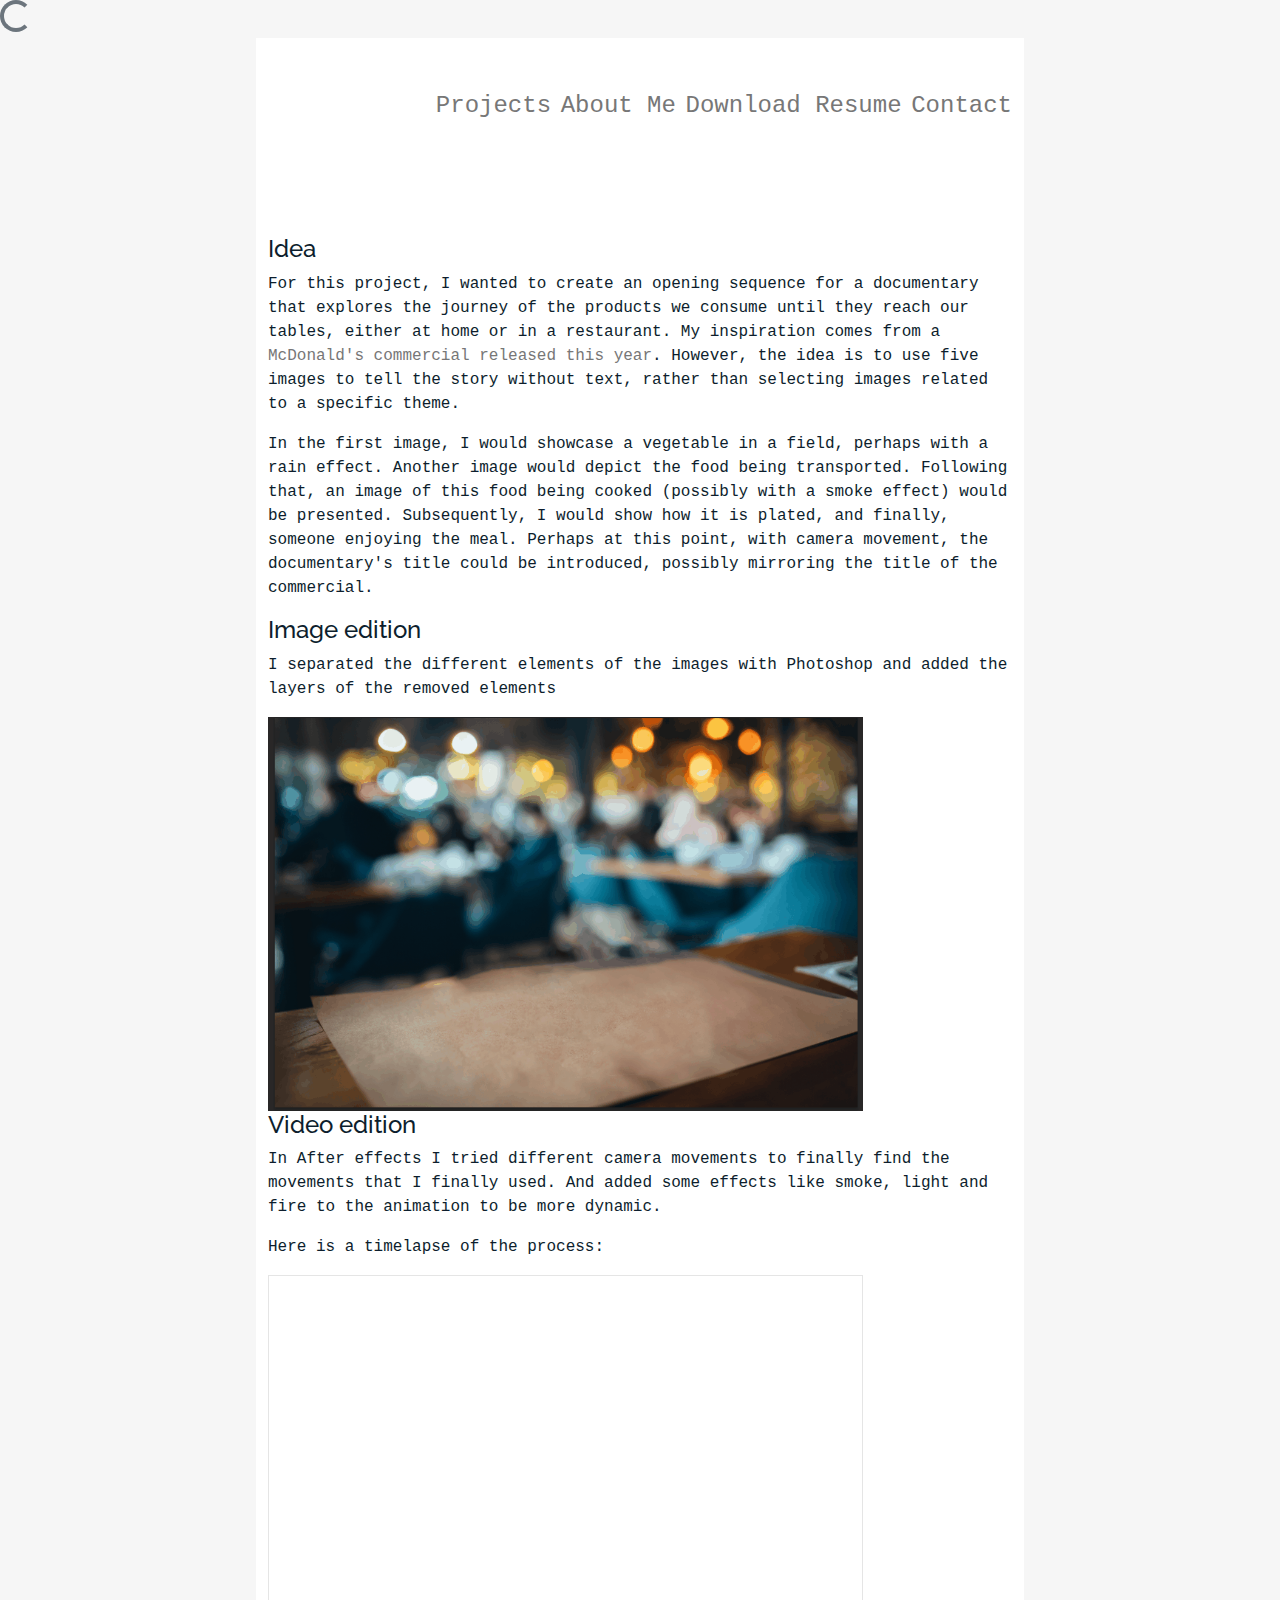
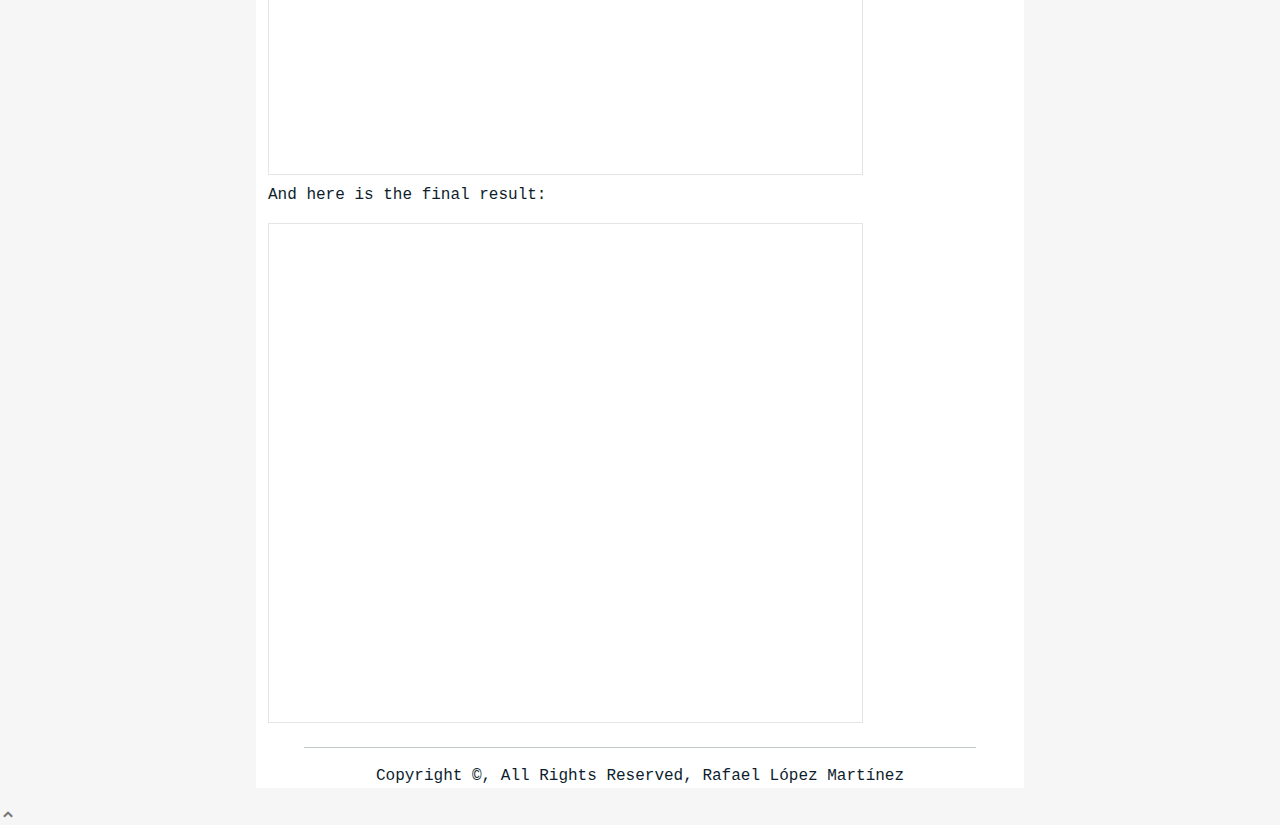
<file: projects/opAnimation.html>
<!DOCTYPE html>
<html lang="en">

<head>
    <meta charset="utf-8">
    <meta content="width=device-width, initial-scale=1.0" name="viewport">

    <title>Rafael López - Short Opening Animation with Parallax</title>
    <meta content="Short Opening Animation with Parallax - Rafael López Martínez" name="description">
    <meta content="portfolio" name="keywords">

    <!-- Favicons -->
    <link href="../assets/img/favicon.png" rel="icon">
    <link href="../assets/img/apple-touch-icon.png" rel="apple-touch-icon">

    <!-- Google Fonts -->
    <link rel="preconnect" href="https://fonts.gstatic.com">
    <link
        href="https://fonts.googleapis.com/css?family=https://fonts.googleapis.com/css?family=Inconsolata:400,500,600,700|Raleway:400,400i,500,500i,600,600i,700,700i"
        rel="stylesheet">
    <link href="https://fonts.googleapis.com/css2?family=Staatliches&display=swap" rel="stylesheet">
    <link href="https://fonts.googleapis.com/css2?family=Dosis:wght@500&display=swap" rel="stylesheet">
    <link href="https://fonts.googleapis.com/css2?family=Oswald:wght@200;300;400;500;600;700&display=swap"
        rel="stylesheet">

    <!-- Vendor CSS Files -->
    <link href="../assets/vendor/bootstrap/css/bootstrap.min.css" rel="stylesheet">
    <link href="../assets/vendor/icofont/icofont.min.css" rel="stylesheet">
    <link href="../assets/vendor/aos/aos.css" rel="stylesheet">
    <link href="../assets/vendor/line-awesome/css/line-awesome.min.css" rel="stylesheet">
    <link href="../assets/vendor/owl.carousel/assets/owl.carousel.min.css" rel="stylesheet">

    <!-- Template Main CSS File -->
    <link href="../assets/css/style.css" rel="stylesheet">

    <!-- =======================================================
  * Template Name: MyPortfolio - v2.1.0
  * Template URL: https://bootstrapmade.com/myportfolio-bootstrap-portfolio-website-template/
  * Author: BootstrapMade.com
  * License: https://bootstrapmade.com/license/
  ======================================================== -->
</head>

<!-- ====== Modals =========== -->

<body style="background-color: #f3f3f3ba;">

    <div id="spinner">
        <div class="spinner-border text-secondary" role="status">
            <span class="sr-only">Loading...</span>
        </div>
    </div>

    <!-- ======= Navbar ======= -->
    <div style="background-color: #fff; width: 60%;" class="container p-0">
        <nav class="navbar navbar-light custom-navbar">
            <div class="container">
                <div class="d-flex flex-column">
                    <!--<img class="img-fluid" style="height: 50%;" src=" assets/img/logo_small.jpg">-->
                </div>
                <div id="menu-principal">
                    <a href="../index.html#projects" style="font-size: 24px;">Projects</a>
                    <a href="../index.html#about-me" style="font-size: 24px;">About Me</a>
                    <a href="../assets/RLopezMartinezResume.pdf" style="font-size: 24px;" target="_blank">Download
                        Resume</a>
                    <a href="../index.html#contact" style="font-size: 24px;">Contact</a>
                </div>
            </div>
        </nav>



        <!-- ======= Works Section ======= -->
        <section class="site-portfolio" style="margin-top: 25px;">
            <div id="individualProject" class="container">
                <div class="row mx-0 mb-3 align-items-center">
                    <div class="col-md-12 mb-4 mb-lg-0" data-aos="fade-up">
                        <h2 class="mb-4">Short Opening Animation with Parallax</h2>
                    </div>
                </div>
                <div>
                    <h4>Idea</h4>
                    <p>
                        For this project, I wanted to create an opening sequence for a documentary that explores the
                        journey of the products we consume until they reach our tables, either at home or in a
                        restaurant. My inspiration comes from a <a href="https://www.youtube.com/watch?v=pol2IGELJMw"
                            target="_blank">McDonald's commercial released this year</a>. However, the
                        idea is to use five images to tell the story without text, rather than selecting images related
                        to a specific theme.
                    </p>
                    <p>
                        In the first image, I would showcase a vegetable in a field, perhaps with a rain effect. Another
                        image would depict the food being transported. Following that, an image of this food being
                        cooked (possibly with a smoke effect) would be presented. Subsequently, I would show how it is
                        plated, and finally, someone enjoying the meal. Perhaps at this point, with camera movement, the
                        documentary's title could be introduced, possibly mirroring the title of the commercial.
                    </p>
                    <h4>Image edition</h4>
                    <p>
                        I separated the different elements of the images with Photoshop and added the layers of the
                        removed elements
                    </p>
                    <div class="imageContainer">
                        <img class="img-fluid" alt="imageEditing" src="../assets/img/opAnimation/imageEditing.gif"
                            width="80%" />
                    </div>
                    <h4>Video edition</h4>
                    <p>
                        In After effects I tried different camera movements to finally find the movements that I finally
                        used. And added some effects like smoke, light and fire to the animation to be more dynamic.
                    </p>
                    <p>
                        Here is a timelapse of the process:
                    </p>
                    <div class="imageContainer">
                        <iframe style="border: 1px solid rgba(0, 0, 0, 0.1);" width="80%" height="500rem"
                            src="https://www.youtube.com/embed/rur-Cr0hfso?si=-kY24P1H9Lp0lSqx"
                            allowfullscreen></iframe>
                    </div>
                    <p>
                        And here is the final result:
                    </p>
                    <div class="imageContainer">
                        <iframe style="border: 1px solid rgba(0, 0, 0, 0.1);" width="80%" height="500rem"
                            src="https://www.youtube.com/embed/B0CVTZt3AJU?si=8AXXzDVfnEDMCTbX"
                            allowfullscreen></iframe>
                    </div>
                </div>
        </section><!-- End  Works Section -->

        <div class="container px-5">
            <hr>
        </div>

        <div class="w-100 my-md-3 text-md-center">
            Copyright &copy;, All Rights Reserved, Rafael López Martínez
        </div>

        </main>
    </div>

    <a href="#" class="back-to-top"><i class="icofont-simple-up"></i></a>

    <!-- Vendor JS Files -->
    <script src="../assets/vendor/jquery/jquery.min.js"></script>
    <script src="../assets/vendor/bootstrap/js/bootstrap.bundle.min.js"></script>
    <script src="../assets/vendor/jquery.easing/jquery.easing.min.js"></script>
    <script src="../assets/vendor/php-email-form/validate.js"></script>
    <script src="../assets/vendor/aos/aos.js"></script>
    <script src="../assets/vendor/isotope-layout/isotope.pkgd.min.js"></script>
    <script src="../assets/vendor/owl.carousel/owl.carousel.min.js"></script>

    <!-- Template Main JS File -->
    <script src="../assets/js/main.js"></script>

</body>

</html>
</file>
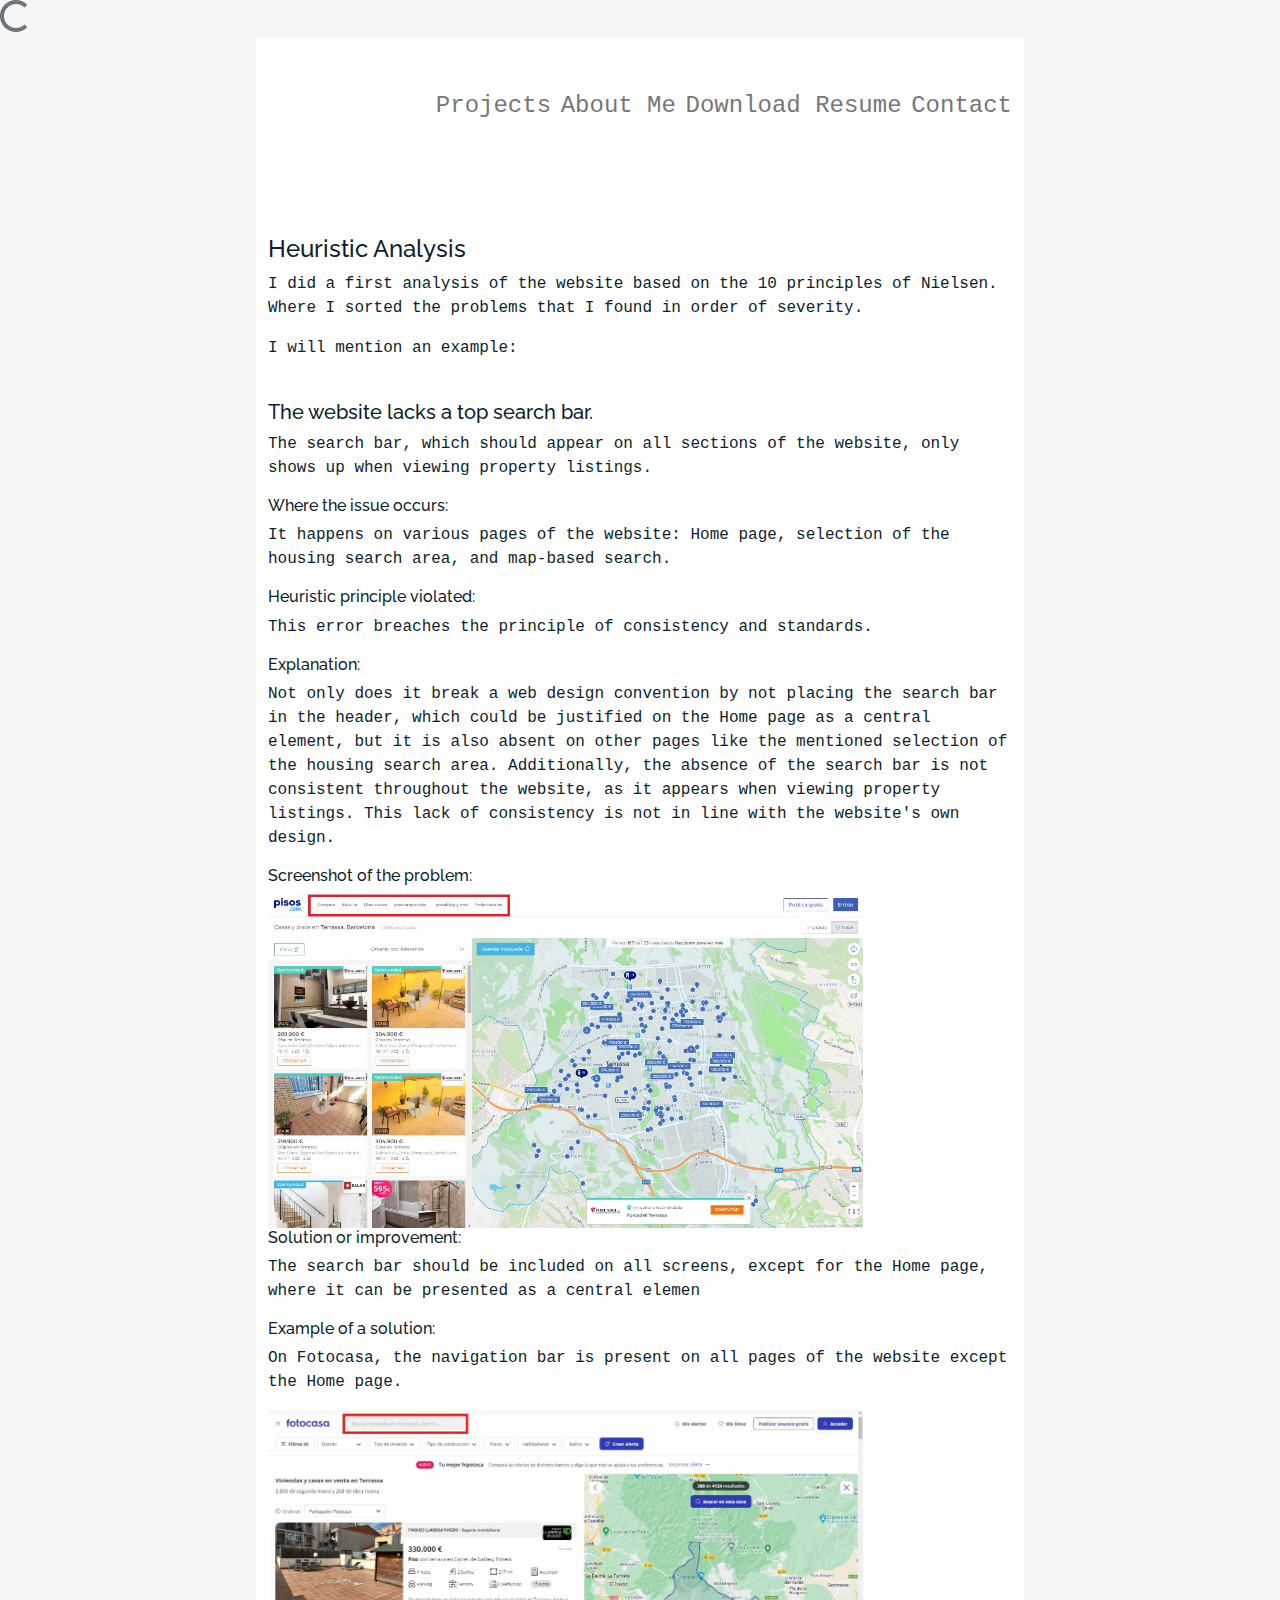
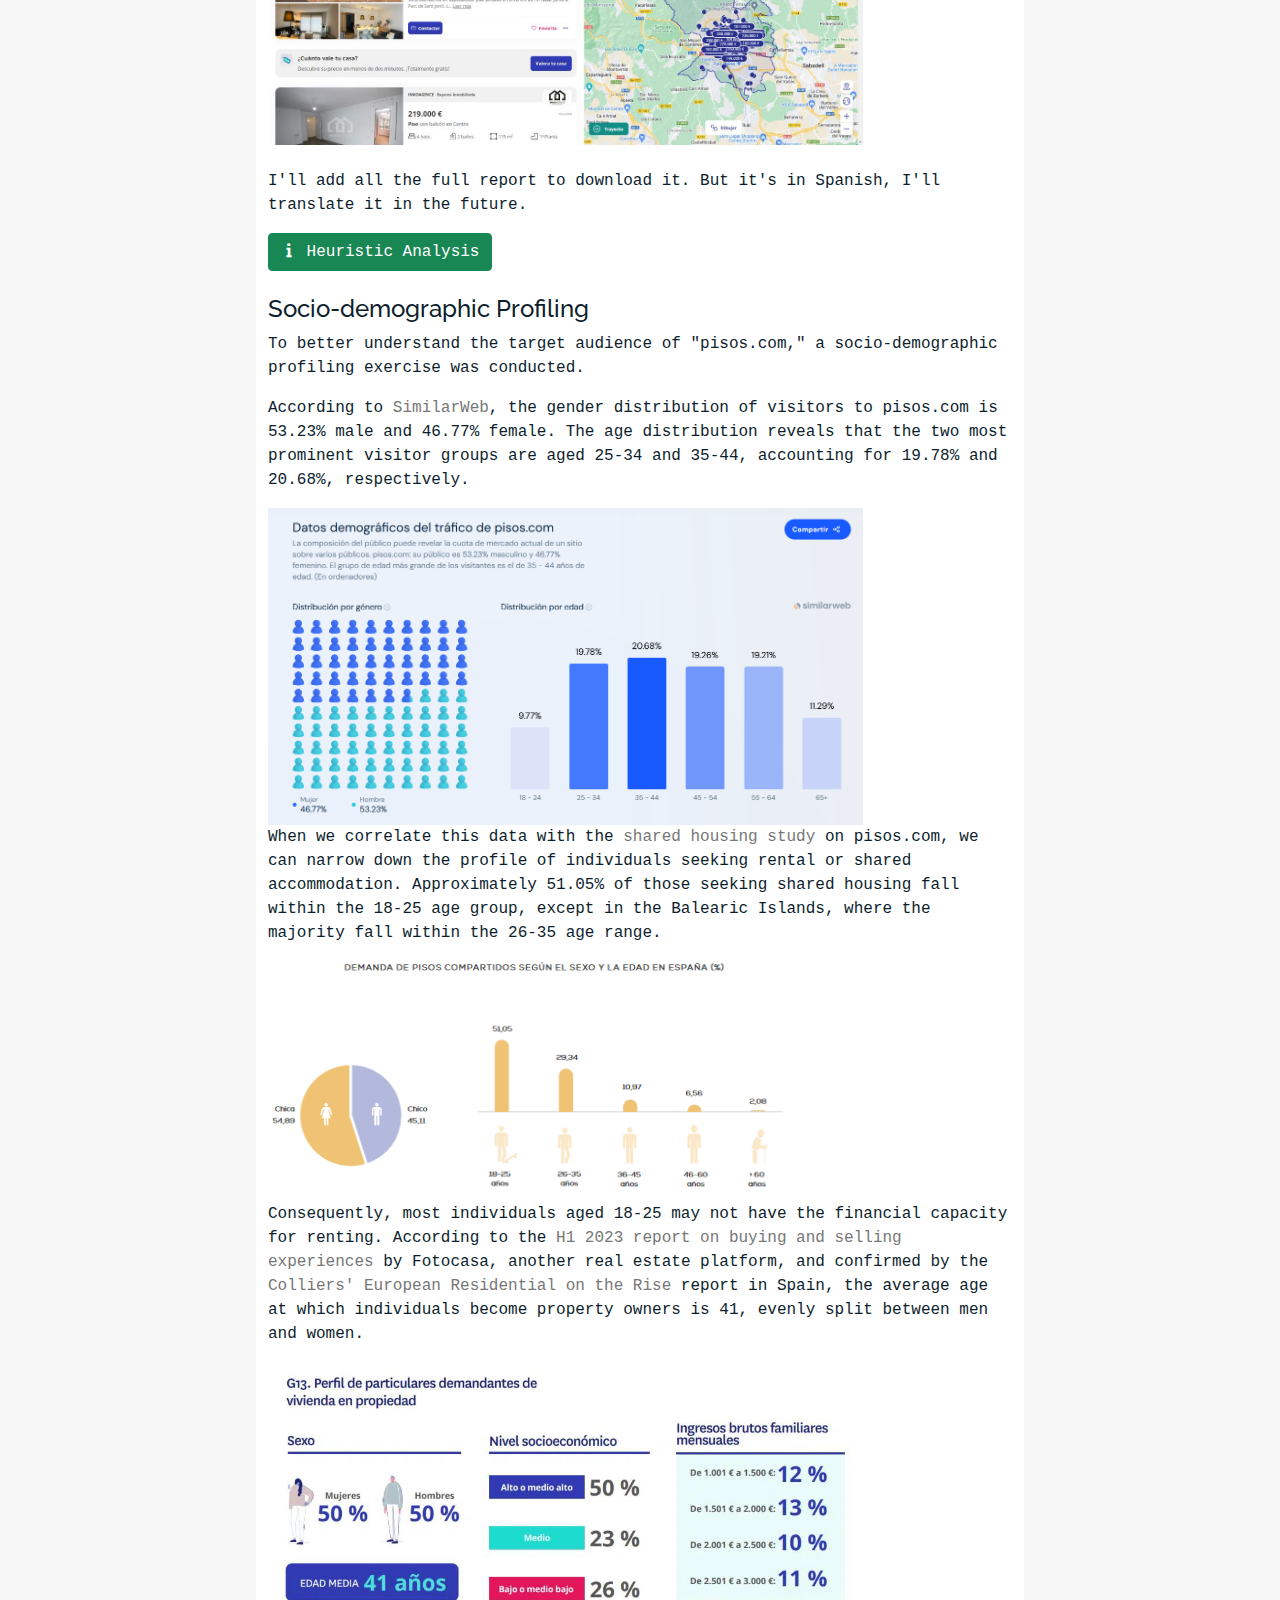
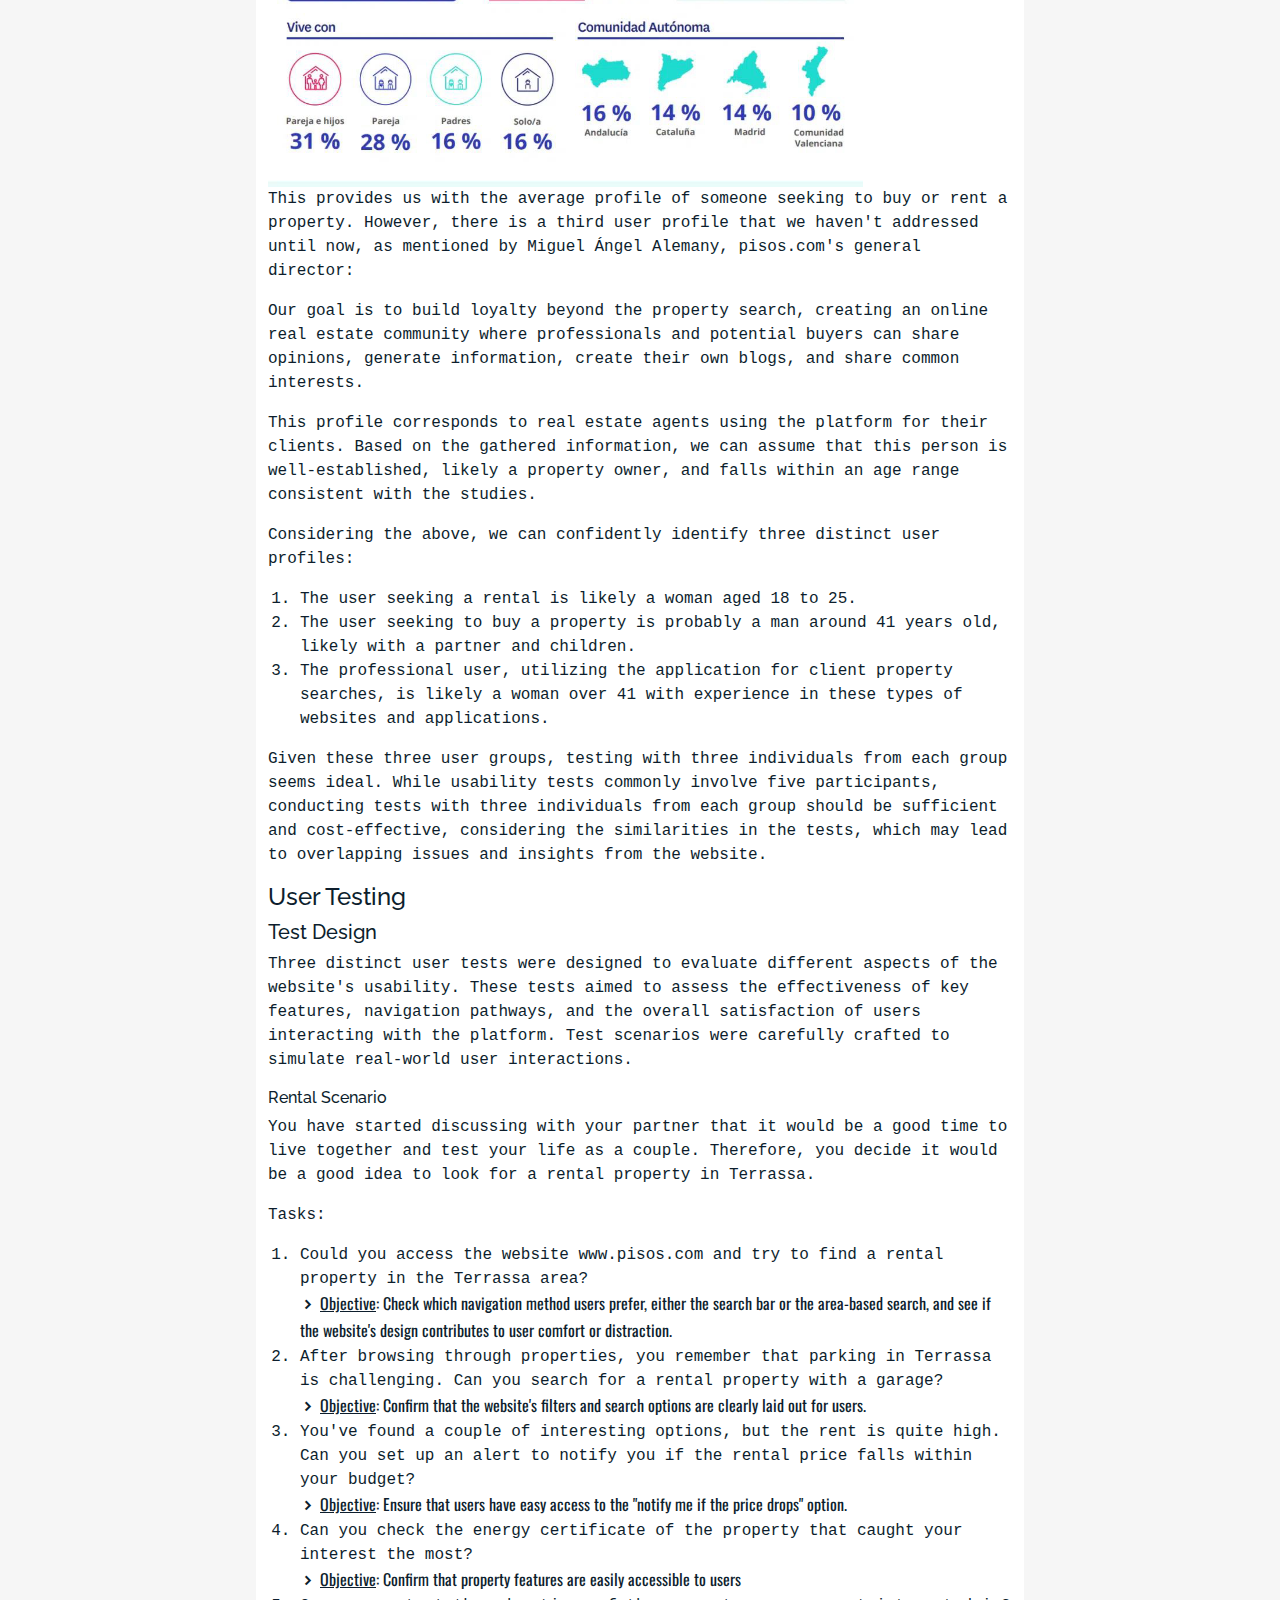
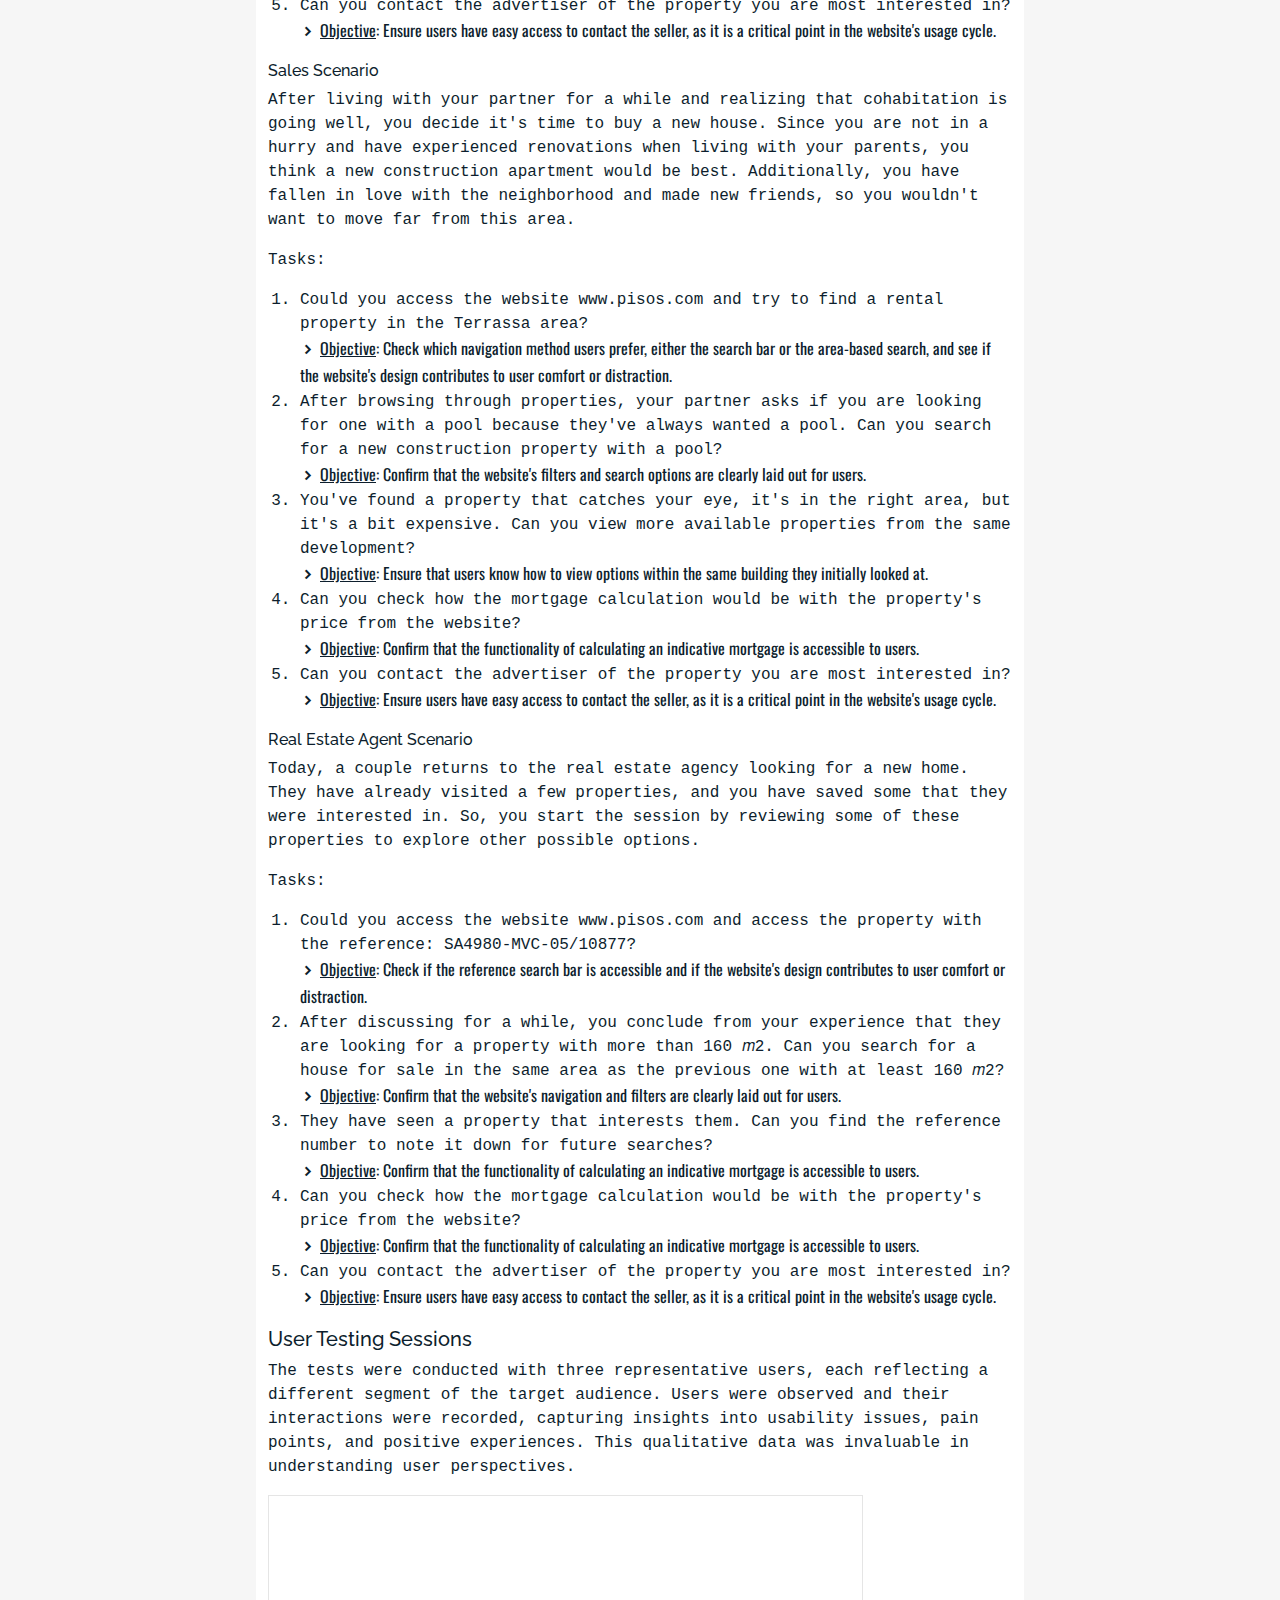
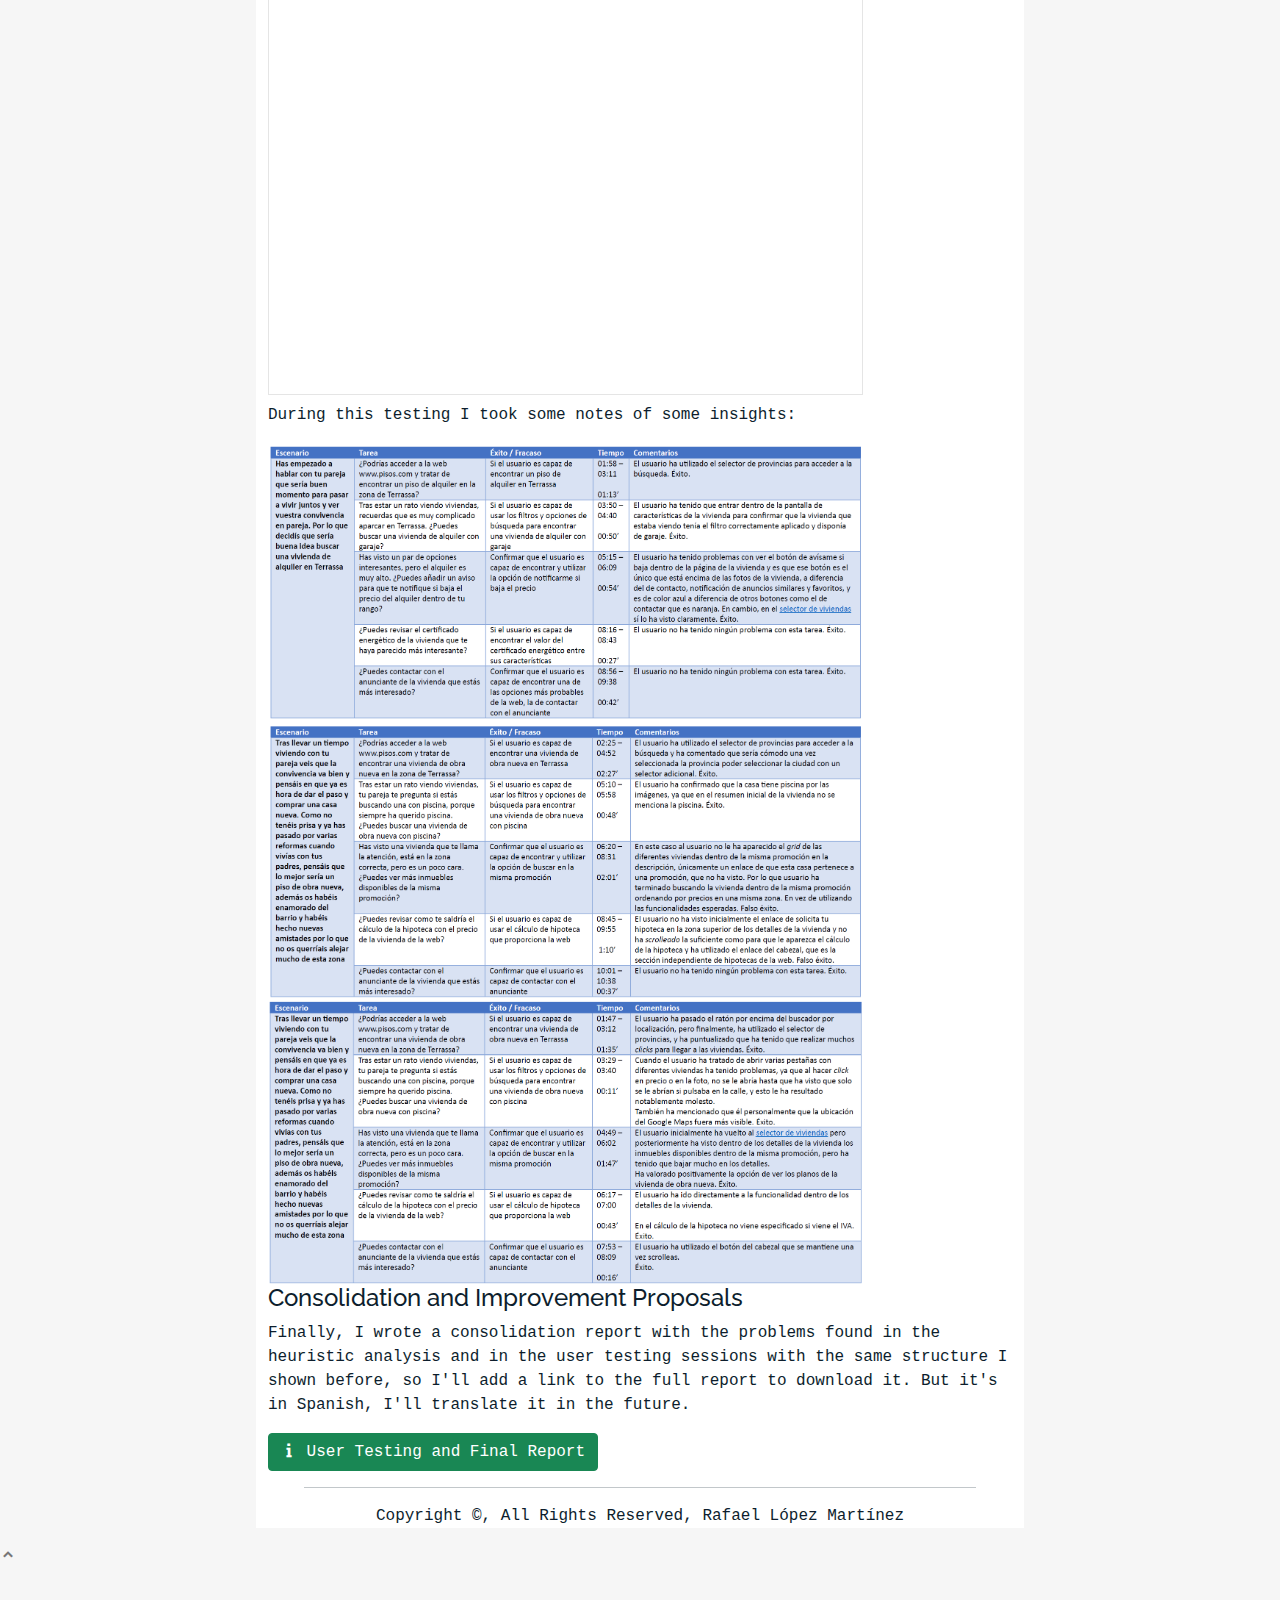
<file: projects/uxAuditPisos.html>
<!DOCTYPE html>
<html lang="en">

<head>
    <meta charset="utf-8">
    <meta content="width=device-width, initial-scale=1.0" name="viewport">

    <title>Rafael López - UX Audit</title>
    <meta content="UX Audit - Rafael López Martínez" name="description">
    <meta content="portfolio" name="keywords">

    <!-- Favicons -->
    <link href="../assets/img/favicon.png" rel="icon">
    <link href="../assets/img/apple-touch-icon.png" rel="apple-touch-icon">

    <!-- Google Fonts -->
    <link rel="preconnect" href="https://fonts.gstatic.com">
    <link
        href="https://fonts.googleapis.com/css?family=https://fonts.googleapis.com/css?family=Inconsolata:400,500,600,700|Raleway:400,400i,500,500i,600,600i,700,700i"
        rel="stylesheet">
    <link href="https://fonts.googleapis.com/css2?family=Staatliches&display=swap" rel="stylesheet">
    <link href="https://fonts.googleapis.com/css2?family=Dosis:wght@500&display=swap" rel="stylesheet">
    <link href="https://fonts.googleapis.com/css2?family=Oswald:wght@200;300;400;500;600;700&display=swap"
        rel="stylesheet">

    <!-- Vendor CSS Files -->
    <link href="../assets/vendor/bootstrap/css/bootstrap.min.css" rel="stylesheet">
    <link href="../assets/vendor/icofont/icofont.min.css" rel="stylesheet">
    <link href="../assets/vendor/aos/aos.css" rel="stylesheet">
    <link href="../assets/vendor/line-awesome/css/line-awesome.min.css" rel="stylesheet">
    <link href="../assets/vendor/owl.carousel/assets/owl.carousel.min.css" rel="stylesheet">

    <!-- Template Main CSS File -->
    <link href="../assets/css/style.css" rel="stylesheet">

    <!-- =======================================================
  * Template Name: MyPortfolio - v2.1.0
  * Template URL: https://bootstrapmade.com/myportfolio-bootstrap-portfolio-website-template/
  * Author: BootstrapMade.com
  * License: https://bootstrapmade.com/license/
  ======================================================== -->
</head>

<!-- ====== Modals =========== -->

<body style="background-color: #f3f3f3ba;">

    <div id="spinner">
        <div class="spinner-border text-secondary" role="status">
            <span class="sr-only">Loading...</span>
        </div>
    </div>

    <!-- ======= Navbar ======= -->
    <div style="background-color: #fff; width: 60%;" class="container p-0">
        <nav class="navbar navbar-light custom-navbar">
            <div class="container">
                <div class="d-flex flex-column">
                    <!--<img class="img-fluid" style="height: 50%;" src=" assets/img/logo_small.jpg">-->
                </div>
                <div id="menu-principal">
                    <a href="../index.html#projects" style="font-size: 24px;">Projects</a>
                    <a href="../index.html#projects#about-me" style="font-size: 24px;">About Me</a>
                    <a href="assets/RLopezMartinezResume.pdf" style="font-size: 24px;" target="_blank">Download
                        Resume</a>
                    <a href="../index.html#projects#contact" style="font-size: 24px;">Contact</a>
                </div>
            </div>
        </nav>



        <!-- ======= Works Section ======= -->
        <section class="site-portfolio" style="margin-top: 25px;">
            <div id="individualProject" class="container">
                <div class="row mx-0 mb-3 align-items-center">
                    <div class="col-md-12 mb-4 mb-lg-0" data-aos="fade-up">
                        <h2 class="mb-4">UX Audit of the Website "Pisos.com"</h2>
                    </div>
                </div>
                <div>
                    <h4>Heuristic Analysis</h4>
                    <p>
                        I did a first analysis of the website based on the 10 principles of Nielsen. Where I sorted the
                        problems that I found in order of severity.
                    </p>
                    <p>
                        I will mention an example:
                    </p>
                    <br />
                    <h5>The website lacks a top search bar.</h5>
                    <p>The search bar, which should appear on all sections of the website, only shows up when viewing
                        property listings.</p>
                    <h6>Where the issue occurs:</h6>
                    <p>It happens on various pages of the website: Home page, selection of the housing search area, and
                        map-based search.</p>
                    <h6>Heuristic principle violated:</h6>
                    <p>This error breaches the principle of consistency and standards.</p>
                    <h6>Explanation:</h6>
                    <p>
                        Not only does it break a web design convention by not placing the search bar in the header,
                        which could be justified on the Home page as a central element, but it is also absent on other
                        pages like the mentioned selection of the housing search area. Additionally, the absence of the
                        search bar is not consistent throughout the website, as it appears when viewing property
                        listings. This lack of consistency is not in line with the website's own design.
                    </p>
                    <h6>Screenshot of the problem:</h6>
                    <div class="imageContainer">
                        <img class="img-fluid" alt="topBarError" src="../assets/img/uxAuditPisos/topBarError.png"
                            width="80%" />
                    </div>
                    <h6>Solution or improvement:</h6>
                    <p>
                        The search bar should be included on all screens, except for the Home page, where it can be
                        presented as a central elemen
                    </p>
                    <h6>Example of a solution:</h6>
                    <p>On Fotocasa, the navigation bar is present on all pages of the website except the Home page.</p>
                    <div class="imageContainer">
                        <img class="img-fluid" alt="topBarSolution" src="../assets/img/uxAuditPisos/topBarSolution.png"
                            width="80%" />
                    </div>
                    <br />
                    <p>
                        I'll add all the full report to download it. But it's in Spanish, I'll translate it in the
                        future.
                    </p>
                    <div class="imageContainer">
                        <a href="../assets/img/uxAuditPisos/AuditPisosPEC2.pdf" class="btn btn-success mr-5"
                            target="_blank"><i class="icofont-info"></i>
                            Heuristic Analysis</a>
                    </div>
                    <br />
                    <h4>Socio-demographic Profiling</h4>
                    <p>
                        To better understand the target audience of "pisos.com," a socio-demographic profiling exercise
                        was conducted.
                    </p>
                    <a href="" target="_blank"></a>
                    <p>
                        According to <a href="https://www.similarweb.com/es/website/pisos.com/#demographics"
                            target="_blank">SimilarWeb</a>, the gender distribution of visitors to pisos.com is 53.23%
                        male and 46.77% female. The age distribution reveals that the two most prominent visitor groups
                        are aged 25-34 and 35-44, accounting for 19.78% and 20.68%, respectively.
                    </p>
                    <div class="imageContainer">
                        <img class="img-fluid" alt="demographics1" src="../assets/img/uxAuditPisos/demographics1.png"
                            width="80%" />
                    </div>
                    <p>
                        When we correlate this data with the <a
                            href="https://www.pisos.com/aldia/informes/compartidos/septiembre-2023/1660733/"
                            target="_blank">shared housing study</a> on pisos.com, we can narrow down the
                        profile of individuals seeking rental or shared accommodation. Approximately 51.05% of those
                        seeking shared housing fall within the 18-25 age group, except in the Balearic Islands, where
                        the majority fall within the 26-35 age range.
                    </p>
                    <div class="imageContainer">
                        <img class="img-fluid" alt="demographics2" src="../assets/img/uxAuditPisos/demographics2.png"
                            width="70%" />
                    </div>
                    <p>
                        Consequently, most individuals aged 18-25 may not have the financial capacity for renting.
                        According to the <a
                            href="https://prensa.fotocasa.es/informe-experiencia-en-compraventa-en-el-primer-semestre-de-2023/"
                            target="_blank">H1 2023 report on buying and selling experiences</a> by Fotocasa,
                        another real estate platform, and confirmed by the <a
                            href="https://www.colliers.com/en-xe/research/202106-european-residential-on-the-rise"
                            target="_blank">Colliers' European Residential on the Rise</a> report in Spain, the average
                        age at which individuals become property owners is 41, evenly split between men and women.
                    </p>
                    <div class="imageContainer">
                        <img class="img-fluid" alt="demographics3" src="../assets/img/uxAuditPisos/demographics3.png"
                            width="80%" />
                    </div>
                    <p>
                        This provides us with the average profile of someone seeking to buy or rent a property. However,
                        there is a third user profile that we haven't addressed until now, as mentioned by Miguel Ángel
                        Alemany, pisos.com's general director:
                    </p>
                    <blockquote>
                        Our goal is to build loyalty beyond the property search, creating an online real estate
                        community where professionals and potential buyers can share opinions, generate information,
                        create their own blogs, and share common interests.
                    </blockquote>
                    <p>
                        This profile corresponds to real estate agents using the platform for their clients. Based on
                        the gathered information, we can assume that this person is well-established, likely a property
                        owner, and falls within an age range consistent with the studies.
                    </p>
                    <p>
                        Considering the above, we can confidently identify three distinct user profiles:
                    </p>
                    <ol>
                        <li>
                            The user seeking a rental is likely a woman aged 18 to 25.
                        </li>
                        <li>
                            The user seeking to buy a property is probably a man around 41 years old, likely with a
                            partner and children.
                        </li>
                        <li>
                            The professional user, utilizing the application for client property searches, is likely a
                            woman over 41 with experience in these types of websites and applications.
                        </li>
                    </ol>
                    <p>
                        Given these three user groups, testing with three individuals from each group seems ideal. While
                        usability tests commonly involve five participants, conducting tests with three individuals from
                        each group should be sufficient and cost-effective, considering the similarities in the tests,
                        which may lead to overlapping issues and insights from the website.
                    </p>
                    <h4>User Testing</h4>
                    <h5>Test Design</h5>
                    <p>
                        Three distinct user tests were designed to evaluate different aspects of the website's
                        usability. These tests aimed to assess the effectiveness of key features, navigation pathways,
                        and the overall satisfaction of users interacting with the platform. Test scenarios were
                        carefully crafted to simulate real-world user interactions.
                    </p>
                    <h6>Rental Scenario</h6>
                    <p>
                        You have started discussing with your partner that it would be a good time to live together and
                        test your life as a couple. Therefore, you decide it would be a good idea to look for a rental
                        property in Terrassa.
                    </p>
                    <p>Tasks:</p>
                    <ol>
                        <li>
                            Could you access the website www.pisos.com and try to find a rental property in the Terrassa
                            area?
                            <div class="bullet-points pl-3">
                                <span style="font-family: 'Oswald', sans-serif;;"><i class="icofont-simple-right"></i>
                                    <u>Objective</u>: Check which navigation method users prefer, either the search bar
                                    or the area-based search, and see if the website's design contributes to user
                                    comfort or distraction.
                                </span>
                            </div>
                        </li>
                        <li>
                            After browsing through properties, you remember that parking in Terrassa is challenging. Can
                            you search for a rental property with a garage?
                            <div class="bullet-points pl-3">
                                <span style="font-family: 'Oswald', sans-serif;;"><i class="icofont-simple-right"></i>
                                    <u>Objective</u>: Confirm that the website's filters and search options are clearly
                                    laid out for users.
                                </span>
                            </div>
                        </li>
                        <li>
                            You've found a couple of interesting options, but the rent is quite high. Can you set up an
                            alert to notify you if the rental price falls within your budget?
                            <div class="bullet-points pl-3">
                                <span style="font-family: 'Oswald', sans-serif;;"><i class="icofont-simple-right"></i>
                                    <u>Objective</u>: Ensure that users have easy access to the "notify me if the price
                                    drops" option.
                                </span>
                            </div>
                        </li>
                        <li>
                            Can you check the energy certificate of the property that caught your interest the most?
                            <div class="bullet-points pl-3">
                                <span style="font-family: 'Oswald', sans-serif;;"><i class="icofont-simple-right"></i>
                                    <u>Objective</u>: Confirm that property features are easily accessible to users
                                </span>
                            </div>
                        </li>
                        <li>
                            Can you contact the advertiser of the property you are most interested in?
                            <div class="bullet-points pl-3">
                                <span style="font-family: 'Oswald', sans-serif;;"><i class="icofont-simple-right"></i>
                                    <u>Objective</u>: Ensure users have easy access to contact the seller, as it is a
                                    critical point in the website's usage cycle.
                                </span>
                            </div>
                        </li>
                    </ol>

                    <h6>Sales Scenario</h6>
                    <p>
                        After living with your partner for a while and realizing that cohabitation is going well, you
                        decide it's time to buy a new house. Since you are not in a hurry and have experienced
                        renovations when living with your parents, you think a new construction apartment would be best.
                        Additionally, you have fallen in love with the neighborhood and made new friends, so you
                        wouldn't want to move far from this area.
                    </p>
                    <p>Tasks:</p>
                    <ol>
                        <li>
                            Could you access the website www.pisos.com and try to find a rental property in the Terrassa
                            area?
                            <div class="bullet-points pl-3">
                                <span style="font-family: 'Oswald', sans-serif;;"><i class="icofont-simple-right"></i>
                                    <u>Objective</u>: Check which navigation method users prefer, either the search bar
                                    or the area-based search, and see if the website's design contributes to user
                                    comfort or distraction.
                                </span>
                            </div>
                        </li>
                        <li>
                            After browsing through properties, your partner asks if you are looking for one with a pool
                            because they've always wanted a pool. Can you search for a new construction property with a
                            pool?
                            <div class="bullet-points pl-3">
                                <span style="font-family: 'Oswald', sans-serif;;"><i class="icofont-simple-right"></i>
                                    <u>Objective</u>: Confirm that the website's filters and search options are clearly
                                    laid out for users.
                                </span>
                            </div>
                        </li>
                        <li>
                            You've found a property that catches your eye, it's in the right area, but it's a bit
                            expensive. Can you view more available properties from the same development?
                            <div class="bullet-points pl-3">
                                <span style="font-family: 'Oswald', sans-serif;;"><i class="icofont-simple-right"></i>
                                    <u>Objective</u>: Ensure that users know how to view options within the same
                                    building they initially looked at.
                                </span>
                            </div>
                        </li>
                        <li>
                            Can you check how the mortgage calculation would be with the property's price from the
                            website?
                            <div class="bullet-points pl-3">
                                <span style="font-family: 'Oswald', sans-serif;;"><i class="icofont-simple-right"></i>
                                    <u>Objective</u>: Confirm that the functionality of calculating an indicative
                                    mortgage is accessible to users.
                                </span>
                            </div>
                        </li>
                        <li>
                            Can you contact the advertiser of the property you are most interested in?
                            <div class="bullet-points pl-3">
                                <span style="font-family: 'Oswald', sans-serif;;"><i class="icofont-simple-right"></i>
                                    <u>Objective</u>: Ensure users have easy access to contact the seller, as it is a
                                    critical point in the website's usage cycle.
                                </span>
                            </div>
                        </li>
                    </ol>

                    <h6>Real Estate Agent Scenario</h6>
                    <p>
                        Today, a couple returns to the real estate agency looking for a new home. They have already
                        visited a few properties, and you have saved some that they were interested in. So, you start
                        the session by reviewing some of these properties to explore other possible options.
                    </p>
                    <p>Tasks:</p>
                    <ol>
                        <li>
                            Could you access the website www.pisos.com and access the property with the reference:
                            SA4980-MVC-05/10877?
                            <div class="bullet-points pl-3">
                                <span style="font-family: 'Oswald', sans-serif;;"><i class="icofont-simple-right"></i>
                                    <u>Objective</u>: Check if the reference search bar is accessible and if the
                                    website's design contributes to user comfort or distraction.
                                </span>
                            </div>
                        </li>
                        <li>
                            After discussing for a while, you conclude from your experience that they are looking for a
                            property with more than 160 𝑚2. Can you search for a house for sale in the same area as the
                            previous one with at least 160 𝑚2?
                            <div class="bullet-points pl-3">
                                <span style="font-family: 'Oswald', sans-serif;;"><i class="icofont-simple-right"></i>
                                    <u>Objective</u>: Confirm that the website's navigation and filters are clearly laid
                                    out for users.
                                </span>
                            </div>
                        </li>
                        <li>
                            They have seen a property that interests them. Can you find the reference number to note it
                            down for future searches?
                            <div class="bullet-points pl-3">
                                <span style="font-family: 'Oswald', sans-serif;;"><i class="icofont-simple-right"></i>
                                    <u>Objective</u>: Confirm that the functionality of calculating an indicative
                                    mortgage is accessible to users.
                                </span>
                            </div>
                        </li>
                        <li>
                            Can you check how the mortgage calculation would be with the property's price from the
                            website?
                            <div class="bullet-points pl-3">
                                <span style="font-family: 'Oswald', sans-serif;;"><i class="icofont-simple-right"></i>
                                    <u>Objective</u>: Confirm that the functionality of calculating an indicative
                                    mortgage is accessible to users.
                                </span>
                            </div>
                        </li>
                        <li>
                            Can you contact the advertiser of the property you are most interested in?
                            <div class="bullet-points pl-3">
                                <span style="font-family: 'Oswald', sans-serif;;"><i class="icofont-simple-right"></i>
                                    <u>Objective</u>: Ensure users have easy access to contact the seller, as it is a
                                    critical point in the website's usage cycle.
                                </span>
                            </div>
                        </li>
                    </ol>

                    <h5>User Testing Sessions</h5>
                    <p>
                        The tests were conducted with three representative users, each reflecting a different segment of
                        the target audience. Users were observed and their interactions were recorded, capturing
                        insights into usability issues, pain points, and positive experiences. This qualitative data was
                        invaluable in understanding user perspectives.
                    </p>
                    <div class="imageContainer">
                        <iframe style="border: 1px solid rgba(0, 0, 0, 0.1);" width="80%" height="500rem"
                            src="https://www.youtube.com/embed/ufmMpAIL-zU?si=jh6-nShZs4PUAATw"
                            allowfullscreen></iframe>
                    </div>
                    <p>During this testing I took some notes of some insights:</p>
                    <div class="imageContainer">
                        <img class="img-fluid" alt="usertesting1" src="../assets/img/uxAuditPisos/usertesting1.png"
                            width="80%" />
                        <img class="img-fluid" alt="usertesting2" src="../assets/img/uxAuditPisos/usertesting2.png"
                            width="80%" />
                        <img class="img-fluid" alt="usertesting3" src="../assets/img/uxAuditPisos/usertesting3.png"
                            width="80%" />
                    </div>
                    <h4>Consolidation and Improvement Proposals</h4>
                    <p>Finally, I wrote a consolidation report with the problems found in the heuristic analysis and in
                        the user testing sessions with the same structure I shown before, so I'll add a link to the
                        full report to download it. But it's in Spanish, I'll translate it in the future.
                    </p>
                    <div class="imageContainer">
                        <a href="../assets/img/uxAuditPisos/AuditPisosPRA.pdf" class="btn btn-success mr-5"
                            target="_blank"><i class="icofont-info"></i>
                            User Testing and Final Report</a>
                    </div>
                </div>
            </div>
        </section><!-- End  Works Section -->

        <div class="container px-5">
            <hr>
        </div>

        <div class="w-100 my-md-3 text-md-center">
            Copyright &copy;, All Rights Reserved, Rafael López Martínez
        </div>

        </main>
    </div>

    <a href="#" class="back-to-top"><i class="icofont-simple-up"></i></a>

    <!-- Vendor JS Files -->
    <script src="../assets/vendor/jquery/jquery.min.js"></script>
    <script src="../assets/vendor/bootstrap/js/bootstrap.bundle.min.js"></script>
    <script src="../assets/vendor/jquery.easing/jquery.easing.min.js"></script>
    <script src="../assets/vendor/php-email-form/validate.js"></script>
    <script src="../assets/vendor/aos/aos.js"></script>
    <script src="../assets/vendor/isotope-layout/isotope.pkgd.min.js"></script>
    <script src="../assets/vendor/owl.carousel/owl.carousel.min.js"></script>

    <!-- Template Main JS File -->
    <script src="../assets/js/main.js"></script>

</body>

</html>
</file>
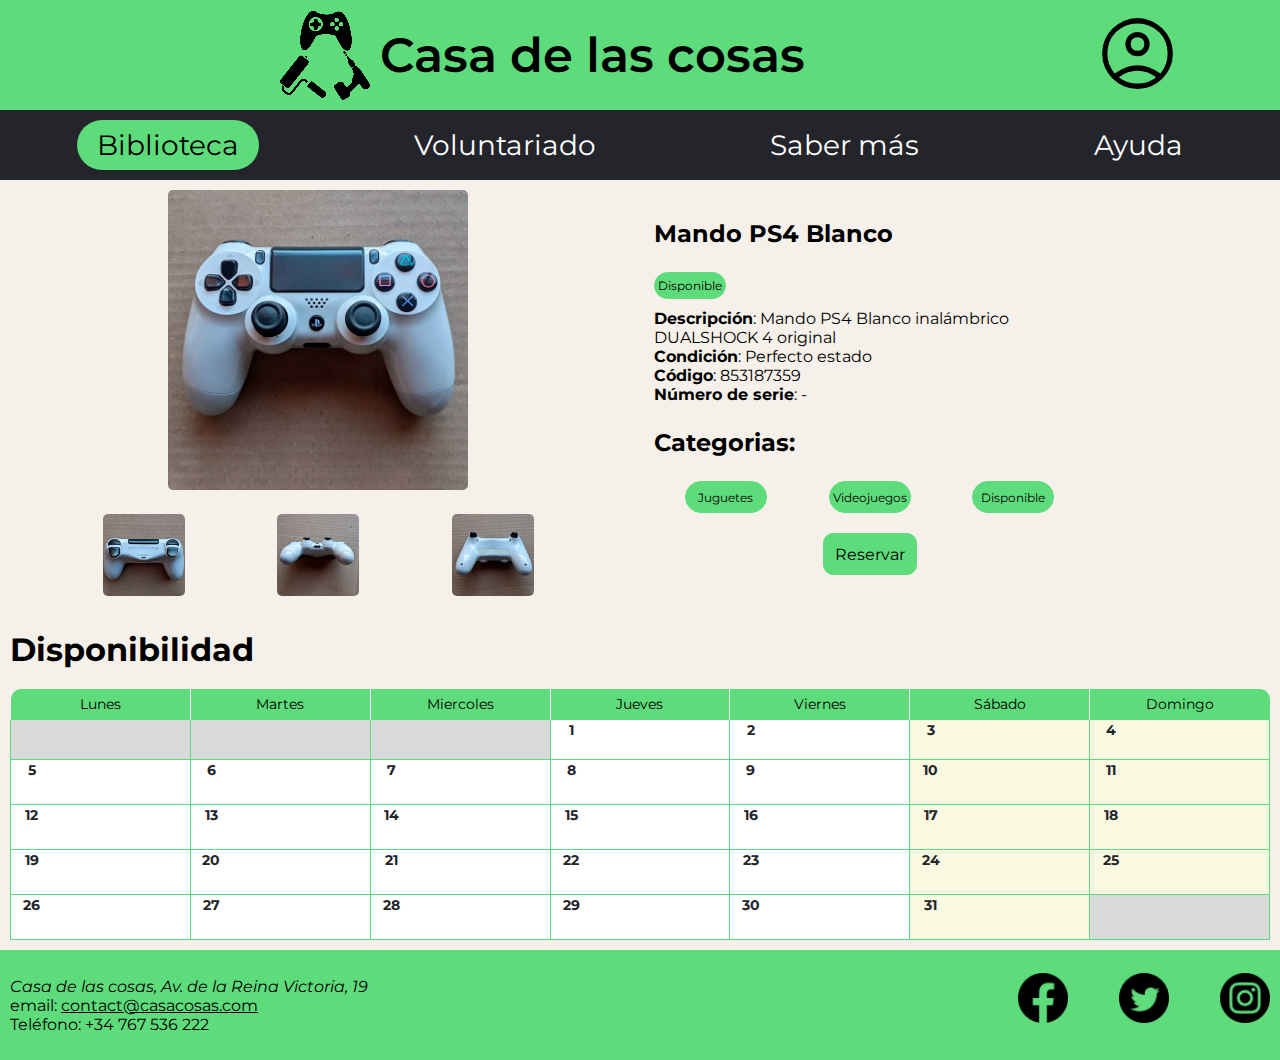
<file: projects/libraryOfThingsFinalVersion/articulo.html>
<!DOCTYPE html>
<html lang="es">

<head>
  <meta charset="UTF-8">
  <meta name="viewport" content="width=device-width, initial-scale=1.0, maximum-scale=1">
  <meta http-equiv="X-UA-Compatible" content="ie=edge">
  
  <title>Articulo - Casa de las cosas</title>
  <link rel='icon' href='images/favicon.png' type='image/x-icon'/>
  
  <meta name="author" content="Rafael López"/>
  <meta name="description" content="Práctica: Una web completa - Articulo " />

  <link rel="stylesheet" href="https://fonts.googleapis.com/icon?family=Material+Icons"/>
  <link rel="stylesheet" href="https://fonts.googleapis.com/css2?family=Material+Symbols+Outlined"/>
  <link rel="stylesheet" href="https://fonts.googleapis.com/css?family=Montserrat"/>
  <link rel="stylesheet" href="https://fonts.googleapis.com/css?family=Patrick+Hand"/>
  
  <link rel="stylesheet" href="css/styles.css">
  <link rel="stylesheet" href="css/articuloStyles.css">
</head>
  <body>
  
	<header>
		<div class="titleLogo">
			<div class="companyName">
				<a href="index.html">
					<img class="logoDesktop" src= "images/logo.png" alt="WebDesignLogo">
					<img class="logoMobile" src= "images/hamburguer.png" alt="HamburguerIcon">
				</a>
				<h1>Casa de las cosas</h1>
			</div>
			<div>
				<span class="material-symbols-outlined">
					account_circle
				</span>
			</div>
		</div>
		<nav>
			<ul>
				<li class="activo"><a href="biblioteca.html">Biblioteca</a></li>
				<li><a href="voluntariado.html">Voluntariado</a></li>
				<li><a href="#">Saber más</a></li>
				<li><a href="#">Ayuda</a></li>
			</ul>
		</nav>
	</header>
	
	<main>
		<div id="article">
			<div class="articleContainer">
				<div class="articleImages">
					<a target="_blank" href="images/mando1.png">
						<img src="images/mando1.png" alt="Mando PS4 Blanco Principal">
					</a>
					<div class="carrousselImages">
						<a target="_blank" href="images/mando2.png">
							<img src="images/mando2.png" alt="Mando PS4 Blanco Preview 1">
						</a>
						<a target="_blank" href="images/mando3.png">
							<img src="images/mando3.png" alt="Mando PS4 Blanco Preview 2">
						</a>
						<a target="_blank" href="images/mando4.png">
							<img src="images/mando4.png" alt="Mando PS4 Blanco Preview 3">
						</a>
					</div>
				</div>
				<div class="articlePanel">
					<div class="articleDescription">
						<h3>Mando PS4 Blanco</h3>
						<div class="label">
							<p>Disponible</p>
						</div>
						<div class="description">
							<p><b>Descripción</b>: Mando PS4 Blanco inalámbrico DUALSHOCK 4 original</p>
							<p><b>Condición</b>: Perfecto estado</p>
							<p><b>Código</b>: 853187359</p>
							<p><b>Número de serie</b>: -</p>
						</div>
						<div class="categories">
							<h3>Categorias:</h3>
							<div class="labelCategories">
								<div class="label">
									<p>Juguetes</p>
								</div>
								<div class="label">
									<p>Videojuegos</p>
								</div>
								<div class="label">
									<p>Disponible</p>
								</div>
							</div>
						</div>
					</div>
					<div class="reserve">
						<div class="button">
							<p>Reservar</p>
						</div>
					</div>
				</div>
			</div>
		</div>
		<div id="calendar">
			<h2>Disponibilidad</h2>
			<div class="calendarContainer">
				<table id="Calendar">
					<colgroup>
						<col class="monthNoCol"><col class="monthTxtCol">
						<col class="monthNoCol"><col class="monthTxtCol">
						<col class="monthNoCol"><col class="monthTxtCol">
						<col class="monthNoCol"><col class="monthTxtCol">
						<col class="monthNoCol"><col class="monthTxtCol">
						<col class="monthNoCol"><col class="monthTxtCol">
						<col class="monthNoCol"><col class="monthTxtCol">
					</colgroup>
					<tr>
						<th colspan="2" class="CabezalDiaSemana">Lunes</th>
						<th colspan="2" class="CabezalDiaSemana">Martes</th>
						<th colspan="2" class="CabezalDiaSemana">Miercoles</th>
						<th colspan="2" class="CabezalDiaSemana">Jueves</th>
						<th colspan="2" class="CabezalDiaSemana">Viernes</th>
						<th colspan="2" class="CabezalDiaSemana">Sábado</th>
						<th colspan="2" class="CabezalDiaSemana">Domingo</th>
					</tr>
					<tr>
						<td class="DiaSemanaNumericoSinNumero"></td>
						<td class="DiaSemanaNoNumericoSinNumero"></td>
						<td class="DiaSemanaNumericoSinNumero"></td>
						<td class="DiaSemanaNoNumericoSinNumero"></td>
						<td class="DiaSemanaNumericoSinNumero"></td>
						<td class="DiaSemanaNoNumericoSinNumero"></td>
						<td class="DiaSemanaNumerico">1</td>
						<td class="DiaSemanaNoNumerico"></td>
						<td class="DiaSemanaNumerico">2</td>
						<td class="DiaSemanaNoNumerico"></td>
						<td class="DiaSemanaNumericoFinDeSemana">3</td>
						<td class="DiaSemanaNoNumericoFinDeSemana"></td>
						<td class="DiaSemanaNumericoFinDeSemana">4</td>
						<td class="DiaSemanaNoNumericoFinDeSemana"></td>
					</tr>
					<tr>
						<td colspan="2" class="EventoSemanaSinNumero"></td>
						<td colspan="2" class="EventoSemanaSinNumero"></td>
						<td colspan="2" class="EventoSemanaSinNumero"></td>
						<td colspan="2" class="EventoSemana"></td>
						<td colspan="2" class="EventoSemana"></td>
						<td colspan="2" class="EventoSemanaFinDeSemana"></td>
						<td colspan="2" class="EventoSemanaFinDeSemana"></td>
					</tr>
					<tr>
						<td class="DiaSemanaNumerico">5</td>
						<td class="DiaSemanaNoNumerico"></td>
						<td class="DiaSemanaNumerico">6</td>
						<td class="DiaSemanaNoNumerico"></td>
						<td class="DiaSemanaNumerico">7</td>
						<td class="DiaSemanaNoNumerico"></td>
						<td class="DiaSemanaNumerico">8</td>
						<td class="DiaSemanaNoNumerico"></td>
						<td class="DiaSemanaNumerico">9</td>
						<td class="DiaSemanaNoNumerico"></td>
						<td class="DiaSemanaNumericoFinDeSemana">10</td>
						<td class="DiaSemanaNoNumericoFinDeSemana"></td>
						<td class="DiaSemanaNumericoFinDeSemana">11</td>
						<td class="DiaSemanaNoNumericoFinDeSemana"></td>
					</tr>
					<tr>
						<td colspan="2" class="EventoSemana"></td>
						<td colspan="2" class="EventoSemana"></td>
						<td colspan="2" class="EventoSemana"></td>
						<td colspan="2" class="EventoSemana"></td>
						<td colspan="2" class="EventoSemana"></td>
						<td colspan="2" class="EventoSemanaFinDeSemana"></td>
						<td colspan="2" class="EventoSemanaFinDeSemana"></td>
					</tr>
					<tr>
						<td class="DiaSemanaNumerico">12</td>
						<td class="DiaSemanaNoNumerico"></td>
						<td class="DiaSemanaNumerico">13</td>
						<td class="DiaSemanaNoNumerico"></td>
						<td class="DiaSemanaNumerico">14</td>
						<td class="DiaSemanaNoNumerico"></td>
						<td class="DiaSemanaNumerico">15</td>
						<td class="DiaSemanaNoNumerico"></td>
						<td class="DiaSemanaNumerico">16</td>
						<td class="DiaSemanaNoNumerico"></td>
						<td class="DiaSemanaNumericoFinDeSemana">17</td>
						<td class="DiaSemanaNoNumericoFinDeSemana"></td>
						<td class="DiaSemanaNumericoFinDeSemana">18</td>
						<td class="DiaSemanaNoNumericoFinDeSemana"></td>
					</tr>
					<tr>
						<td colspan="2" class="EventoSemana"></td>
						<td colspan="2" class="EventoSemana"></td>
						<td colspan="2" class="EventoSemana"></td>
						<td colspan="2" class="EventoSemana"></td>
						<td colspan="2" class="EventoSemana"></td>
						<td colspan="2" class="EventoSemanaFinDeSemana"></td>
						<td colspan="2" class="EventoSemanaFinDeSemana"></td>
					</tr>
					<tr>
						<td class="DiaSemanaNumerico">19</td>
						<td class="DiaSemanaNoNumerico"></td>
						<td class="DiaSemanaNumerico">20</td>
						<td class="DiaSemanaNoNumerico"></td>
						<td class="DiaSemanaNumerico">21</td>
						<td class="DiaSemanaNoNumerico"></td>
						<td class="DiaSemanaNumerico">22</td>
						<td class="DiaSemanaNoNumerico"></td>
						<td class="DiaSemanaNumerico">23</td>
						<td class="DiaSemanaNoNumerico"></td>
						<td class="DiaSemanaNumericoFinDeSemana">24</td>
						<td class="DiaSemanaNoNumericoFinDeSemana"></td>
						<td class="DiaSemanaNumericoFinDeSemana">25</td>
						<td class="DiaSemanaNoNumericoFinDeSemana"></td>
					</tr>
					<tr>
						<td colspan="2" class="EventoSemana"></td>
						<td colspan="2" class="EventoSemana"></td>
						<td colspan="2" class="EventoSemana"></td>
						<td colspan="2" class="EventoSemana"></td>
						<td colspan="2" class="EventoSemana"></td>
						<td colspan="2" class="EventoSemanaFinDeSemana"></td>
						<td colspan="2" class="EventoSemanaFinDeSemana"></td>
					</tr>
					<tr>
						<td class="DiaSemanaNumerico">26</td>
						<td class="DiaSemanaNoNumerico"></td>
						<td class="DiaSemanaNumerico">27</td>
						<td class="DiaSemanaNoNumerico"></td>
						<td class="DiaSemanaNumerico">28</td>
						<td class="DiaSemanaNoNumerico"></td>
						<td class="DiaSemanaNumerico">29</td>
						<td class="DiaSemanaNoNumerico"></td>
						<td class="DiaSemanaNumerico">30</td>
						<td class="DiaSemanaNoNumerico"></td>
						<td class="DiaSemanaNumericoFinDeSemana">31</td>
						<td class="DiaSemanaNoNumericoFinDeSemana"></td>
						<td class="DiaSemanaNumericoSinNumero"></td>
						<td class="DiaSemanaNoNumericoSinNumero"></td>
					</tr>
					<tr>
						<td colspan="2" class="EventoSemana"></td>
						<td colspan="2" class="EventoSemana"></td>
						<td colspan="2" class="EventoSemana"></td>
						<td colspan="2" class="EventoSemana"></td>
						<td colspan="2" class="EventoSemana"></td>
						<td colspan="2" class="EventoSemanaFinDeSemana"></td>
						<td colspan="2" class="EventoSemanaSinNumero"></td>
					</tr>
				</table>
			</div>
		</div>
	</main> 

  <footer id="footer">
	<div class="footerContainer">
		<div class="directions">
			<p><em>Casa de las cosas, Av. de la Reina Victoria, 19</em></p>
			<p>email: <a href="contact@casacosas.com">contact@casacosas.com</a></p>
			<p>Teléfono: +34 767 536 222</p>
		</div>
		
		<div class="social">
			<a href="#"><img src="images/fb.png" alt="fb"></a>
			<a href="#"><img src="images/twitter.png" alt="twitter"></a>
			<a href="#"><img src="images/instagram.png" alt="instagram"></a>
		</div>
	</div>
  </footer>
	
  </body>
</html>
</file>
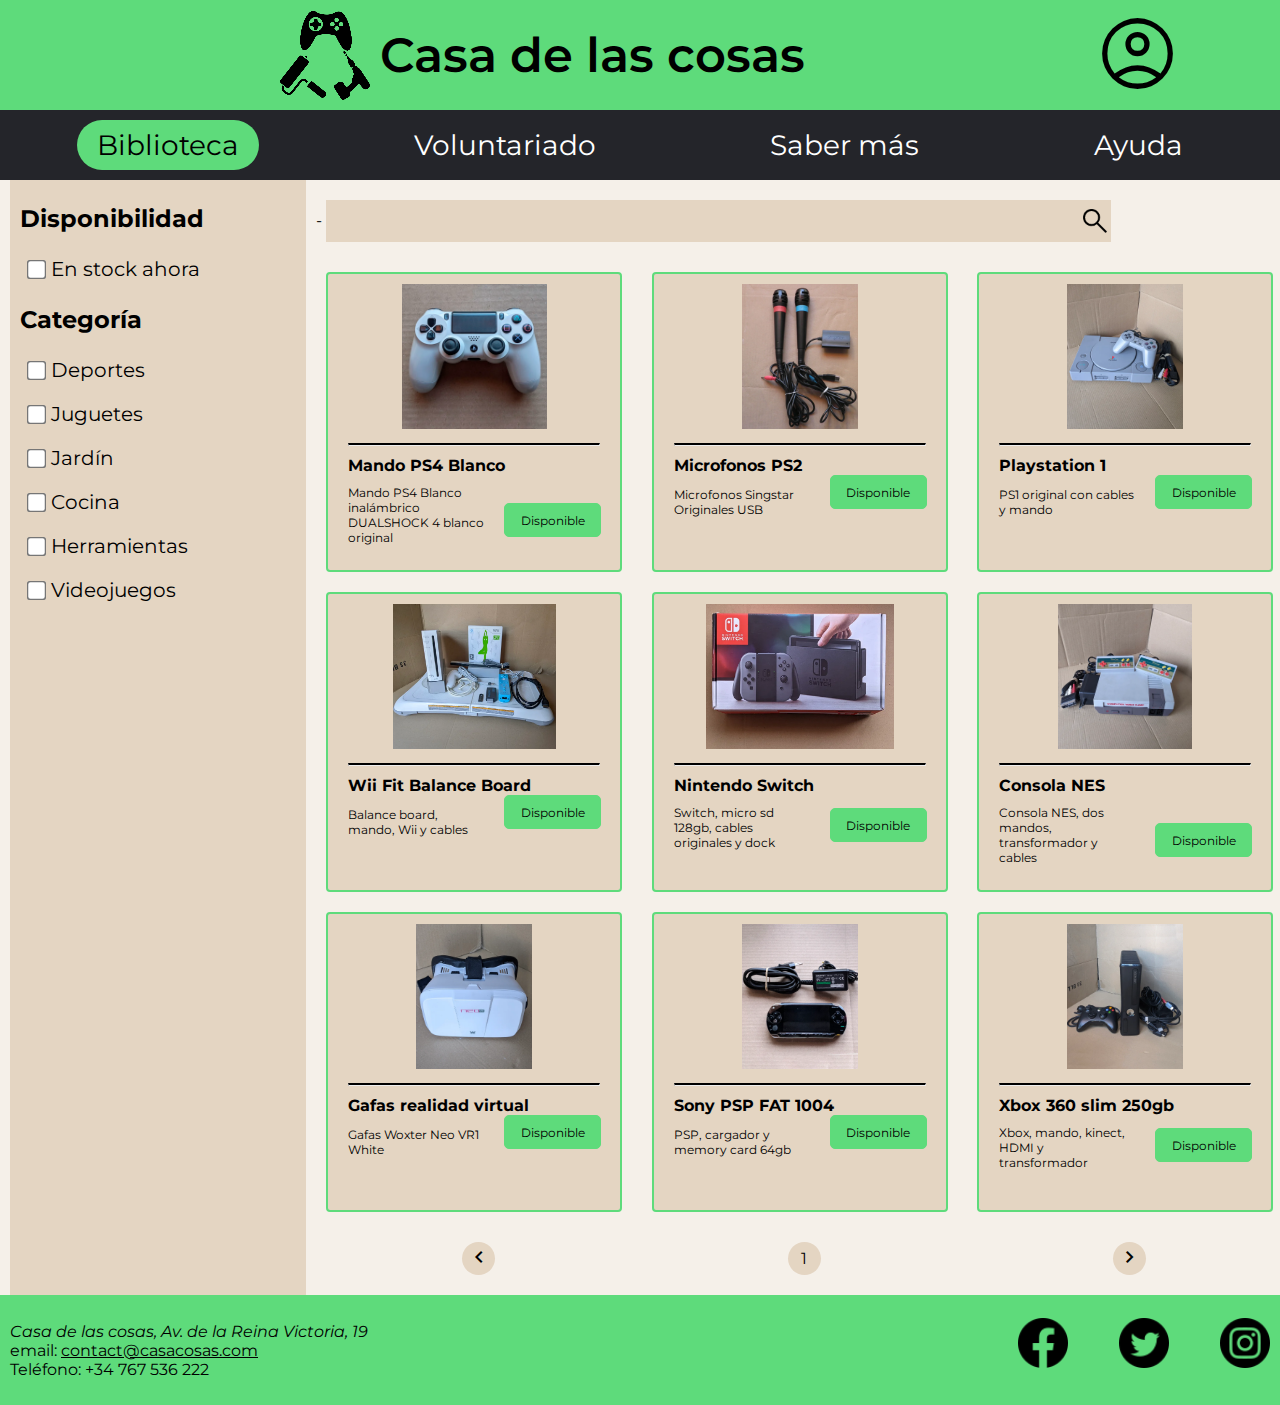
<file: projects/libraryOfThingsFinalVersion/biblioteca.html>
<!DOCTYPE html>
<html lang="es">

<head>
  <meta charset="UTF-8">
  <meta name="viewport" content="width=device-width, initial-scale=1.0, maximum-scale=1">
  <meta http-equiv="X-UA-Compatible" content="ie=edge">
  
  <title>Biblioteca - Casa de las cosas</title>
  <link rel='icon' href='images/favicon.png' type='image/x-icon'/>
  
  <meta name="author" content="Rafael López"/>
  <meta name="description" content="Práctica: Una web completa - Biblioteca " />

  <link rel="stylesheet" href="https://fonts.googleapis.com/icon?family=Material+Icons"/>
  <link rel="stylesheet" href="https://fonts.googleapis.com/css2?family=Material+Symbols+Outlined"/>
  <link rel="stylesheet" href="https://fonts.googleapis.com/css?family=Montserrat"/>
  <link rel="stylesheet" href="https://fonts.googleapis.com/css?family=Patrick+Hand"/>
  
  <link rel="stylesheet" href="css/styles.css">
  <link rel="stylesheet" href="css/bibliotecaStyles.css">
</head>
	<body>  
		<header>
			<div class="titleLogo">
				<div class="companyName">
					<a href="index.html">
						<img class="logoDesktop" src= "images/logo.png" alt="WebDesignLogo">
						<img class="logoMobile" src= "images/hamburguer.png" alt="HamburguerIcon">
					</a>
					<h1>Casa de las cosas</h1>
				</div>
				<div>
					<span class="material-symbols-outlined">
						account_circle
					</span>
				</div>
			</div>
			<nav>
				<ul>
					<li class="activo"><a href="biblioteca.html">Biblioteca</a></li>
					<li><a href="voluntariado.html">Voluntariado</a></li>
					<li><a href="#">Saber más</a></li>
					<li><a href="#">Ayuda</a></li>
				</ul>
			</nav>
		</header>

		<main>	
			
			<div class="gridContainer">
				<div id="lateralPanel">
					<form>
						<section>
							<h3>Disponibilidad</h3>
							<p>
								<input type="checkbox" id="available" name="available">
								<label for="available">
									<span>En stock ahora</span>
								</label>
							</p>
						</section>					
						<section>
							<h3>Categoría</h3>
							<p>
								<input type="checkbox" id="sports" name="sports">
								<label for="sports">
									<span>Deportes</span>
								</label>
							</p>
							<p>
								<input type="checkbox" id="toys" name="toys">
								<label for="toys">
									<span>Juguetes</span>
								</label>
							</p>
							<p>
								<input type="checkbox" id="garden" name="garden">
								<label for="garden">
									<span>Jardín</span>
								</label>
							</p>
							<p>
								<input type="checkbox" id="kitchen" name="kitchen">
								<label for="kitchen">
									<span>Cocina</span>
								</label>
							</p>
							<p>
								<input type="checkbox" id="tools" name="tools">
								<label for="tools">
									<span>Herramientas</span>
								</label>
							</p>
							<p>
								<input type="checkbox" id="videogames" name="videogames">
								<label for="videogames">
									<span>Videojuegos</span>
								</label>
							</p>
						</section>
					</form>
				</div>
				
				<div id="centralPanel">
					<form id="searchBar">
						<div>
							<label for="inputSearch">
								<span>-</span>
							</label>
							<input type="text" id="inputSearch" class="icon" name="inputSearch">
						</div>
					</form>
					
					<div class="sort">
						<span class="material-symbols-outlined">
							sort
						</span>
					</div>
					
					<div id="items">
						<div class="article">
							<a href="articulo.html">
							<img src="images/mando1.png" alt="Mando PS4 Blanco Principal">
							<hr>
							<div class="articleDescription">
								<h4>Mando PS4 Blanco</h4>
								<div class="description">
									<p>Mando PS4 Blanco inalámbrico DUALSHOCK 4 blanco original</p>
									<div class="label">
										<p>Disponible</p>
									</div>
								</div>
							</div>
							</a>
						</div>
						
						<div class="article">
							<a href="articulo.html">
							<img src="images/microfonos.png" alt="Microfonos Singstar">
							<hr>
							<div class="articleDescription">
								<h4>Microfonos PS2</h4>
								<div class="description">
									<p>Microfonos Singstar Originales USB</p>
									<div class="label">
										<p>Disponible</p>
									</div>
								</div>
							</div>
							</a>
						</div>
						
						<div class="article">
							<a href="articulo.html">
							<img src="images/ps1.png" alt="Playstation 1">
							<hr>
							<div class="articleDescription">
								<h4>Playstation 1</h4>
								<div class="description">
									<p>PS1 original con cables y mando</p>
									<div class="label">
										<p>Disponible</p>
									</div>
								</div>
							</div>
							</a>
						</div>
						
						<div class="article">
							<a href="articulo.html">
							<img src="images/wii.png" alt="Wii con Wii Fit">
							<hr>
							<div class="articleDescription">
								<h4>Wii Fit Balance Board</h4>
								<div class="description">
									<p>Balance board, mando, Wii y cables</p>
									<div class="label">
										<p>Disponible</p>
									</div>
								</div>
							</div>
							</a>
						</div>
						
						<div class="article">
							<a href="articulo.html">
							<img src="images/switch.png" alt="Nintendo Switch">
							<hr>
							<div class="articleDescription">
								<h4>Nintendo Switch</h4>
								<div class="description">
									<p>Switch, micro sd 128gb, cables originales y dock</p>
									<div class="label">
										<p>Disponible</p>
									</div>
								</div>
							</div>
							</a>
						</div>
						
						<div class="article">
							<a href="articulo.html">
							<img src="images/nes.png" alt="Consola NES">
							<hr>
							<div class="articleDescription">
								<h4>Consola NES</h4>
								<div class="description">
									<p>Consola NES, dos mandos, transformador y cables</p>
									<div class="label">
										<p>Disponible</p>
									</div>
								</div>
							</div>
							</a>
						</div>
						
						<div class="article">
							<a href="articulo.html">
							<img src="images/vr.png" alt="Gafas VR">
							<hr>
							<div class="articleDescription">
								<h4>Gafas realidad virtual</h4>
								<div class="description">
									<p>Gafas Woxter Neo VR1 White</p>
									<div class="label">
										<p>Disponible</p>
									</div>
								</div>
							</div>
							</a>
						</div>
					
						<div class="article">
							<a href="articulo.html">
							<img src="images/psp.png" alt="PSP FAT">
							<hr>
							<div class="articleDescription">
								<h4>Sony PSP FAT 1004</h4>
								<div class="description">
									<p>PSP, cargador y memory card 64gb</p>
									<div class="label">
										<p>Disponible</p>
									</div>
								</div>
							</div>
							</a>
						</div>
						
						<div class="article">
							<a href="articulo.html">
							<img src="images/xbox.png" alt="XBOX 360">
							<hr>
							<div class="articleDescription">
								<h4>Xbox 360 slim 250gb</h4>
								<div class="description">
									<p>Xbox, mando, kinect, HDMI y transformador</p>
									<div class="label">
										<p>Disponible</p>
									</div>
								</div>
							</div>
							</a>
						</div>
					</div>	
					<div class="pageContainer">
						<div class="pageLabel">
							<a href="#">
								<span class="material-symbols-outlined">
									chevron_left
								</span>
							</a>
						</div>
						<div class="pageLabel">
							<a href="#">
								<p>1</p>
							</a>
						</div>
						<div class="pageLabel">
							<a href="#">
								<span class="material-symbols-outlined">
									chevron_right
								</span>
							</a>
						</div>
					</div>
				</div>
			</div>
			
		</main> 

		<footer id="footer">
		<div class="footerContainer">
			<div class="directions">
				<p><em>Casa de las cosas, Av. de la Reina Victoria, 19</em></p>
				<p>email: <a href="contact@casacosas.com">contact@casacosas.com</a></p>
				<p>Teléfono: +34 767 536 222</p>
			</div>
			
			<div class="social">
				<a href="#"><img src="images/fb.png" alt="fb"></a>
				<a href="#"><img src="images/twitter.png" alt="twitter"></a>
				<a href="#"><img src="images/instagram.png" alt="instagram"></a>
			</div>
		</div>
		</footer>	
  </body>
</html>
</file>
<file: projects/libraryOfThingsFinalVersion/css/styles.css>
body {
	font-family: "Montserrat", sans-serif;
	margin: 0px;
	padding: 0px;
	font-size: 12px;
	color: #000000;
}

h2 {
	margin: 0;
	padding-top: 20px;
}

div > h2 {
	max-width: 300px;
	margin:0 auto;
}

/* Header */
header {  
	top: 0;
	width: 100%;
	z-index: 10;
	background-color: #24252A;
}

nav{
	display: none;
}

.titleLogo, .companyName {
	display: flex;
	align-items: center;
	height: 50px;
	background-color: #5EDB7B;
}

.titleLogo {
	justify-content: space-between
}

.titleLogo .material-symbols-outlined {
	font-size: 48px;
	padding-right: 10px;
}

.companyName h1 {
	font-size: 20px;
	font-weight: 600;
}

[class^="logo"] {  
	width: auto;
	margin: 0px 10px;
}

.logoMobile{
	display:block;
}

.logoDesktop{
	display:none;
}

nav ul {
	display: flex;
	align-self: center;
	flex-direction: row;
	justify-content: space-around;
	margin:0;
	width: 100%;
	padding-left: 0;
}

nav ul li {
	display: flex;
	align-items: center;
	list-style: none;
	padding: 0px 20px;
	border-radius: 300px;
	height: 50px;
}

nav ul li:hover {
	background-color: #5EDB7B;
}

nav ul li:hover a {
	color: #000000;
}

nav li a {
	color: #FFFFFF;
	text-align: center;
	text-decoration: none;
	font-size: 28px;
}

nav ul li.activo {
	background-color: #5EDB7B;
}

nav ul li.activo a {
	color: #000000;
}

/* Content */
main, section{
	width: 100%;
	margin: 0 auto;
}

[class$="Container"]{
	max-width: 300px;
	margin:0 auto;

	display: flex;
	flex-direction: column;
	align-items: center;
}

.quote {
	font-family: "Patrick Hand";
	background-color: #9E6A29;
	color: #FFFFFF;
	margin-right: 0px;
	margin-bottom: 5px;
	border-radius: 10px;
	padding: 20px;
	display: flex;
	align-items: center;
	width: auto;
}

.button {
	border: solid 1px #9E6A29;
	background-color: #9E6A29;
	border-radius: 10px;
	width: 200px;
	height: 35px;

	display: flex;
	align-items: center;
	justify-content: center;

	margin: 20px 0px;
}

.button a {
	color: #FFFFFF;
	font-size: 12px;
}

.button:hover {
	background-color: #F1F4F5;
}

.button:hover a {
	color: #9E6A29;
}

/* Footer */
#footer {
	color: #000000;
	font-size: 10px;
	height: 70px;
	background-color: #5EDB7B;
}

.footerContainer {
	display: flex;
	justify-content: space-between;
	flex-direction: row;
	text-align: center;
	height: 100%;
	align-items: center;
}

#footer .directions {
	text-align: left;
	width: 60%;
}

#footer .directions p {
	margin:0;
}

#footer .directions a {
	color: #000000;
}

#footer .directions a:hover {
	color: #FFFFFF;
}

#footer .social {
	 display: flex;
	 flex-direction: row;
	 justify-content: space-between;
	 align-self: center;
	 width: 30%;
}

#footer .social img {
	 width: 20px;
	 height: 20px;
	 padding-bottom: 10px;
}

@media screen and (min-width: 770px) and (max-width: 1200px) {
	.quote {
		margin-right: 20px;
	}
}

@media screen and (min-width: 770px) {
	body {
		 font-size: 16px;
	}
	 
	div > h2 {
		 font-size: 32px;
		 max-width: 1260px;
		 margin:0 auto;
		 margin-bottom: 10px;
	}

	.titleLogo, .companyName {
		height: 110px;
	}

	.companyName {
		padding-left: 270px;
	}

	.companyName h1 {
		font-size: 48px;
	}

	.titleLogo .material-symbols-outlined {
		font-size: 85px;
		padding-right: 100px;
	}

	.logoMobile {
		display:none;
	}

	.logoDesktop {
		display:block;
	}

	nav {
		max-width: 1260px;
		margin:0 auto; 
		text-align: center;
		height: 70px;

		display: flex;
		overflow: hidden;
		
		justify-content: center;
		background-color: #24252A;
	}

	[class$="Container"]{
		max-width: 1260px;
		flex-direction: row;
		justify-content: space-between;
		align-items: center;
	}

	.quote {
		font-size: 20px;
		width: 466px;
		height: auto;
		padding: 20px 75px;
		margin-top: 0px;
		margin-bottom: 0px;
	}

	.button {
		height: 50px;
		width: 250px;
	}

	.button a {
		font-size: 16px;
	}

	#footer {
		height: 110px;
		font-size: 16px;
	}

	#footer .social {
		width: 20%;
	}

	#footer .social img {
		width: 50px;
		height: 50px;
		padding-bottom: 10px;
	}
}
</file>
<file: projects/libraryOfThingsFinalVersion/css/articuloStyles.css>
main {
  background: rgba(158, 106, 41, 0.1);
}

h3 {
	font-size: 14px;
}

/* Article */

[class$="Images"] a {
	text-decoration: none;
}

.articleImages {
	display: flex;
	flex-direction: column;
    align-items: center;
	width: auto;
}

.articleImages img {
	width: 300px;
	height: auto;
	margin: 10px 0px;
	border-radius: 5px;
}

.carrousselImages {
	width: 100%;
    display: flex;
    flex-direction: row;
    justify-content: space-between;
}

.carrousselImages img {
	width: 82px;
}

.articlePanel {
	width: 100%;
	display: flex;
	flex-direction: row;
}

.description {
	margin-top: 10px;
}

.description p {
	font-size: 10px;
	margin: 0px;
}

.label {
	display: flex;
	justify-content: center;
	align-items: center;
	
	border: solid 1px #5EDB7B;
	background-color: #5EDB7B;
	border-radius: 25px;
	width: 50px;
	height: 20px;
}

.label p {
	font-size: 8px;
}

.labelCategories {
	display: flex;
	flex-direction: row;
    justify-content: space-around;
}

.labelCategories .label {
	width: 55px;
}

.reserve {
    display: flex;
    align-items: center;
}

.button {
	width: 92px;
	height: 40px;
	background-color: #5EDB7B;
	border-color: #5EDB7B;
}

/* Calendar */
#Calendar {
	border-collapse: collapse;
	width: 100%;
	font-size: 8px;
	margin: 10px 0px;
}  

.monthNoCol {
	width: 3%
}

.monthTxtCol {
	width: 10%;
}

#Calendar th {
	font-weight: normal;
}

#Calendar tr {
	height: 10px;
}

/* Altura del cuadro de los días */
#Calendar tr:nth-child(even) {
	vertical-align: top;
	height: 18px;
}

/* Altura de los cuadros de evento */
#Calendar tr:nth-child(2) {
	height: 18px;
}

/* Bordeado del cabezal del Lunes */
#Calendar tr:first-child th:first-child {
	border-top-left-radius: 10px;
}

/* Bordeado del cabezal del Domingo */
#Calendar tr:first-child th:last-child {
	border-top-right-radius: 10px;
}

/* Línea derecha del borde de la tabla */
#Calendar tr:not(:first-child) td:last-child {
	border-right: 1px solid #5EDB7B;
}

/* Línea inferior del borde de la tabla */
#Calendar tr:last-child td {
	border-bottom: 1px solid #5EDB7B;	
}

.CabezalDiaSemana{
	color: #000000;
	text-align:center;
	border-left: 1px solid white;
	background-color:#5EDB7B;
}

.DiaSemanaNumericoFinDeSemana {
	color: #24252A;
	font-weight: 700;
	text-align: center;
	border-top: 1px solid #5EDB7B;
	border-left: 1px solid #5EDB7B;
	background-color: #F9F9E1;
}

.DiaSemanaNoNumericoFinDeSemana {
	text-align: left;
	border-top: 1px solid #5EDB7B;
	background-color: #F9F9E1;
}

.DiaSemanaNumerico {
	color: #24252A;
	font-weight: 700;
	text-align: center;
	border-top: 1px solid #5EDB7B;
	border-left: 1px solid #5EDB7B;
	background-color: #FFFFFF;
}

.DiaSemanaNoNumerico {
	text-align: left;
	border-top: 1px solid #5EDB7B;
	background-color: #FFFFFF;
}

.DiaSemanaNoNumericoSinNumero {
	border-top:1px solid #5EDB7B;
	background:#D9D9D9;
}

.DiaSemanaNumericoSinNumero {
	border-top: 1px solid #5EDB7B;
	border-left: 1px solid #5EDB7B;
	background-color: #D9D9D9;
}

.EventoSemanaSinNumero {
	border-left: 1px solid #5EDB7B;
	background-color: #D9D9D9;
}

.EventoSemana {
	border-left: 1px solid #5EDB7B;
	background-color: #FFFFFF;
}

.EventoSemanaFinDeSemana {
	border-left: 1px solid #5EDB7B;
	background-color: #F9F9E1;
}



@media screen and (min-width: 770px) {
	h3 {
		font-size: 24px;
	}

	.articleImages {
		width: 616px;
	}
	
	.carrousselImages {
		justify-content: space-evenly;
	}
	
	.articlePanel {
		width: 616px;
		display: flex;
		flex-direction: column;
	}
	
	.description {
		width: 100%;
	}
	
	.description p {
		font-size: 16px;
	}
	
	.label {
		width: 70px;
		height: 25px;
	}
	
	.label p {
		font-size: 12px;
	}
	
	.labelCategories .label {
		width: 80px;
		height: 30px;
	}
	
	.articleDescription {
		width: 70%;
	}
	
	.reserve {
		width: 70%;
		justify-content: center;
	}
	
	#Calendar {
		font-size: 14px;
	}
	
	#Calendar tr {
		height: 20px;
	}

	/* Altura del cuadro de los días */
	#Calendar tr:nth-child(even) {
		height: 25px;
	}

	/* Altura de los cabezales */
	#Calendar tr:first-child {
		height: 30px;
	}

	/* Altura de los cuadros de evento */
	#Calendar tr:nth-child(2) {
		height: 20px;
	}
}
</file>
<file: projects/libraryOfThingsFinalVersion/css/bibliotecaStyles.css>
main {
	background: rgba(158, 106, 41, 0.1);
}

h3 {
	font-size: 24px;
	margin-left: 10px;
}

h4 {
	margin: 0;
	margin-top: 10px;
	font-size: 12px;
	font-weight: bold;
	color: #000000;
}

.gridContainer {
	display: flex;
	flex-direction: row;
	justify-content: space-evenly;
	width: 100%;
}

/* Lateral Panel */

#lateralPanel {
	display: none;
	height: 100%;
	background: rgba(158, 106, 41, 0.2);
}

#lateralPanel input[type=checkbox] {
    margin-left: 20px;
	transform: scale(1.5);
}

#lateralPanel p {
	font-size: 20px;
}

/* Search Bar */

#searchBar {
	margin: 20px 0px;
}

#searchBar section {
	text-align: center;
}

#searchBar section > label {
	display:none;
}

#searchBar input {
	border: none;
	width: 100%;
	height: 30px;
}

#searchBar .icon {
	margin: 0px;
	background: url("../images/search.png") no-repeat right center rgba(158, 106, 41, 0.2);
	background-size: 32px;
}

.sort .material-symbols-outlined {
	font-size: 48px;
}

/* Articulos */

#items {
	display: grid;	
}

.article {
	text-align: center;
	border: 2px solid #5EDB7B;
	border-radius: 4px;
	margin: 10px;
	background: rgba(158, 106, 41, 0.2);
	height: 240px;
	width: 255px;
}

.article a {
	text-decoration: none;
}

.article img {
	height: 115px;
	width: auto;
	margin: 10px 0px;
}

hr {
  border-top: 2px solid #000000;
  margin: 0px 20px;
}

.articleDescription {
	display: flex;
	flex-direction: column;
	text-align: left;
	margin-left: 20px;
}

.article .description {
	width: 100%;
	display: flex;
	flex-wrap: wrap;
	flex-direction: row;
	align-items: flex-end;
	justify-content: flex-start;
}

.article .description > p {
	width: 50%;
	font-size: 12px;
	margin-top: 10px;
	color: #000000;
}

.label {
	display: flex;
	justify-content: center;
	align-items: center;
	
	border: solid 1px #5EDB7B;
	background-color: #5EDB7B;
	border-radius: 5px;
	width: 60px;
	height: 25px;
	margin-left: 20px;
	margin-bottom: 20px;
}

.label p {
	font-size: 10px;
	color: #000000;
}

/* Paso de pagina */

.pageContainer {
	display: flex;
	flex-direction: row;
	align-items: center;
    justify-content: space-around;
}

.pageLabel {
	display: flex;
	justify-content: center;
	align-items: center;
	
	height: 33px;
	width: 33px;
	border-radius: 50px;
	background: rgba(158, 106, 41, 0.2);
	
	margin: 20px 0px;
}

.pageLabel a {
	text-decoration: none;
}

.pageLabel p, .pageLabel span {
	color: #000000;
	margin: 0;
}

@media screen and (min-width: 770px) {
	h4 {
		font-size: 16px;
	}
	
	#mobileIcon {
		display: none;
	}
	
	.gridContainer {
		display: grid;
		grid-template-columns: 23.5% 77.5%;
		gap: 10px;
	}
	
	#lateralPanel {
		display: flex;
	}
	
	.sort {
		display: none;
	}
	
	#searchBar input {
		width: 80%;
		height: 40px;
	}
	
	#items {
		grid-template-columns: auto auto auto;
	}
	
	.article {
		height: 296px;
		width: 292px;
	}
	
	.article img {
		height: 145px;
		width: auto;
	}
	
	.label {
		width: 95px;
		height: 32px;
	}
	
	.label p {
		font-size: 12px;
	}
}
</file>
<file: assets/vendor/line-awesome/css/line-awesome.min.css>
.la,.lab,.lad,.lal,.lar,.las{-moz-osx-font-smoothing:grayscale;-webkit-font-smoothing:antialiased;display:inline-block;font-style:normal;font-variant:normal;text-rendering:auto;line-height:1}.la-lg{font-size:1.33333em;line-height:.75em;vertical-align:-.0667em}.la-xs{font-size:.75em}.la-sm{font-size:.875em}.la-1x{font-size:1em}.la-2x{font-size:2em}.la-3x{font-size:3em}.la-4x{font-size:4em}.la-5x{font-size:5em}.la-6x{font-size:6em}.la-7x{font-size:7em}.la-8x{font-size:8em}.la-9x{font-size:9em}.la-10x{font-size:10em}.la-fw{text-align:center;width:1.25em}.la-ul{list-style-type:none;margin-left:2.5em;padding-left:0}.la-ul>li{position:relative}.la-li{left:-2em;position:absolute;text-align:center;width:2em;line-height:inherit}.la-border{border:solid .08em #eee;border-radius:.1em;padding:.2em .25em .15em}.la-pull-left{float:left}.la-pull-right{float:right}.la.la-pull-left,.lab.la-pull-left,.lal.la-pull-left,.lar.la-pull-left,.las.la-pull-left{margin-right:.3em}.la.la-pull-right,.lab.la-pull-right,.lal.la-pull-right,.lar.la-pull-right,.las.la-pull-right{margin-left:.3em}.la-spin{-webkit-animation:la-spin 2s infinite linear;animation:la-spin 2s infinite linear}.la-pulse{-webkit-animation:la-spin 1s infinite steps(8);animation:la-spin 1s infinite steps(8)}@-webkit-keyframes la-spin{0%{-webkit-transform:rotate(0);transform:rotate(0)}100%{-webkit-transform:rotate(360deg);transform:rotate(360deg)}}@keyframes la-spin{0%{-webkit-transform:rotate(0);transform:rotate(0)}100%{-webkit-transform:rotate(360deg);transform:rotate(360deg)}}.la-rotate-90{-webkit-transform:rotate(90deg);transform:rotate(90deg)}.la-rotate-180{-webkit-transform:rotate(180deg);transform:rotate(180deg)}.la-rotate-270{-webkit-transform:rotate(270deg);transform:rotate(270deg)}.la-flip-horizontal{-webkit-transform:scale(-1,1);transform:scale(-1,1)}.la-flip-vertical{-webkit-transform:scale(1,-1);transform:scale(1,-1)}.la-flip-both,.la-flip-horizontal.la-flip-vertical{-webkit-transform:scale(-1,-1);transform:scale(-1,-1)}:root .la-flip-both,:root .la-flip-horizontal,:root .la-flip-vertical,:root .la-rotate-180,:root .la-rotate-270,:root .la-rotate-90{-webkit-filter:none;filter:none}.la-stack{display:inline-block;height:2em;line-height:2em;position:relative;vertical-align:middle;width:2.5em}.la-stack-1x,.la-stack-2x{left:0;position:absolute;text-align:center;width:100%}.la-stack-1x{line-height:inherit}.la-stack-2x{font-size:2em}.la-inverse{color:#fff}.la-500px:before{content:"\f26e"}.la-accessible-icon:before{content:"\f368"}.la-accusoft:before{content:"\f369"}.la-acquisitions-incorporated:before{content:"\f6af"}.la-ad:before{content:"\f641"}.la-address-book:before{content:"\f2b9"}.la-address-card:before{content:"\f2bb"}.la-adjust:before{content:"\f042"}.la-adn:before{content:"\f170"}.la-adobe:before{content:"\f778"}.la-adversal:before{content:"\f36a"}.la-affiliatetheme:before{content:"\f36b"}.la-air-freshener:before{content:"\f5d0"}.la-airbnb:before{content:"\f834"}.la-algolia:before{content:"\f36c"}.la-align-center:before{content:"\f037"}.la-align-justify:before{content:"\f039"}.la-align-left:before{content:"\f036"}.la-align-right:before{content:"\f038"}.la-alipay:before{content:"\f642"}.la-allergies:before{content:"\f461"}.la-amazon:before{content:"\f270"}.la-amazon-pay:before{content:"\f42c"}.la-ambulance:before{content:"\f0f9"}.la-american-sign-language-interpreting:before{content:"\f2a3"}.la-amilia:before{content:"\f36d"}.la-anchor:before{content:"\f13d"}.la-android:before{content:"\f17b"}.la-angellist:before{content:"\f209"}.la-angle-double-down:before{content:"\f103"}.la-angle-double-left:before{content:"\f100"}.la-angle-double-right:before{content:"\f101"}.la-angle-double-up:before{content:"\f102"}.la-angle-down:before{content:"\f107"}.la-angle-left:before{content:"\f104"}.la-angle-right:before{content:"\f105"}.la-angle-up:before{content:"\f106"}.la-angry:before{content:"\f556"}.la-angrycreative:before{content:"\f36e"}.la-angular:before{content:"\f420"}.la-ankh:before{content:"\f644"}.la-app-store:before{content:"\f36f"}.la-app-store-ios:before{content:"\f370"}.la-apper:before{content:"\f371"}.la-apple:before{content:"\f179"}.la-apple-alt:before{content:"\f5d1"}.la-apple-pay:before{content:"\f415"}.la-archive:before{content:"\f187"}.la-archway:before{content:"\f557"}.la-arrow-alt-circle-down:before{content:"\f358"}.la-arrow-alt-circle-left:before{content:"\f359"}.la-arrow-alt-circle-right:before{content:"\f35a"}.la-arrow-alt-circle-up:before{content:"\f35b"}.la-arrow-circle-down:before{content:"\f0ab"}.la-arrow-circle-left:before{content:"\f0a8"}.la-arrow-circle-right:before{content:"\f0a9"}.la-arrow-circle-up:before{content:"\f0aa"}.la-arrow-down:before{content:"\f063"}.la-arrow-left:before{content:"\f060"}.la-arrow-right:before{content:"\f061"}.la-arrow-up:before{content:"\f062"}.la-arrows-alt:before{content:"\f0b2"}.la-arrows-alt-h:before{content:"\f337"}.la-arrows-alt-v:before{content:"\f338"}.la-artstation:before{content:"\f77a"}.la-assistive-listening-systems:before{content:"\f2a2"}.la-asterisk:before{content:"\f069"}.la-asymmetrik:before{content:"\f372"}.la-at:before{content:"\f1fa"}.la-atlas:before{content:"\f558"}.la-atlassian:before{content:"\f77b"}.la-atom:before{content:"\f5d2"}.la-audible:before{content:"\f373"}.la-audio-description:before{content:"\f29e"}.la-autoprefixer:before{content:"\f41c"}.la-avianex:before{content:"\f374"}.la-aviato:before{content:"\f421"}.la-award:before{content:"\f559"}.la-aws:before{content:"\f375"}.la-baby:before{content:"\f77c"}.la-baby-carriage:before{content:"\f77d"}.la-backspace:before{content:"\f55a"}.la-backward:before{content:"\f04a"}.la-bacon:before{content:"\f7e5"}.la-balance-scale:before{content:"\f24e"}.la-balance-scale-left:before{content:"\f515"}.la-balance-scale-right:before{content:"\f516"}.la-ban:before{content:"\f05e"}.la-band-aid:before{content:"\f462"}.la-bandcamp:before{content:"\f2d5"}.la-barcode:before{content:"\f02a"}.la-bars:before{content:"\f0c9"}.la-baseball-ball:before{content:"\f433"}.la-basketball-ball:before{content:"\f434"}.la-bath:before{content:"\f2cd"}.la-battery-empty:before{content:"\f244"}.la-battery-full:before{content:"\f240"}.la-battery-half:before{content:"\f242"}.la-battery-quarter:before{content:"\f243"}.la-battery-three-quarters:before{content:"\f241"}.la-battle-net:before{content:"\f835"}.la-bed:before{content:"\f236"}.la-beer:before{content:"\f0fc"}.la-behance:before{content:"\f1b4"}.la-behance-square:before{content:"\f1b5"}.la-bell:before{content:"\f0f3"}.la-bell-slash:before{content:"\f1f6"}.la-bezier-curve:before{content:"\f55b"}.la-bible:before{content:"\f647"}.la-bicycle:before{content:"\f206"}.la-biking:before{content:"\f84a"}.la-bimobject:before{content:"\f378"}.la-binoculars:before{content:"\f1e5"}.la-biohazard:before{content:"\f780"}.la-birthday-cake:before{content:"\f1fd"}.la-bitbucket:before{content:"\f171"}.la-bitcoin:before{content:"\f379"}.la-bity:before{content:"\f37a"}.la-black-tie:before{content:"\f27e"}.la-blackberry:before{content:"\f37b"}.la-blender:before{content:"\f517"}.la-blender-phone:before{content:"\f6b6"}.la-blind:before{content:"\f29d"}.la-blog:before{content:"\f781"}.la-blogger:before{content:"\f37c"}.la-blogger-b:before{content:"\f37d"}.la-bluetooth:before{content:"\f293"}.la-bluetooth-b:before{content:"\f294"}.la-bold:before{content:"\f032"}.la-bolt:before{content:"\f0e7"}.la-bomb:before{content:"\f1e2"}.la-bone:before{content:"\f5d7"}.la-bong:before{content:"\f55c"}.la-book:before{content:"\f02d"}.la-book-dead:before{content:"\f6b7"}.la-book-medical:before{content:"\f7e6"}.la-book-open:before{content:"\f518"}.la-book-reader:before{content:"\f5da"}.la-bookmark:before{content:"\f02e"}.la-bootstrap:before{content:"\f836"}.la-border-all:before{content:"\f84c"}.la-border-none:before{content:"\f850"}.la-border-style:before{content:"\f853"}.la-bowling-ball:before{content:"\f436"}.la-box:before{content:"\f466"}.la-box-open:before{content:"\f49e"}.la-boxes:before{content:"\f468"}.la-braille:before{content:"\f2a1"}.la-brain:before{content:"\f5dc"}.la-bread-slice:before{content:"\f7ec"}.la-briefcase:before{content:"\f0b1"}.la-briefcase-medical:before{content:"\f469"}.la-broadcast-tower:before{content:"\f519"}.la-broom:before{content:"\f51a"}.la-brush:before{content:"\f55d"}.la-btc:before{content:"\f15a"}.la-buffer:before{content:"\f837"}.la-bug:before{content:"\f188"}.la-building:before{content:"\f1ad"}.la-bullhorn:before{content:"\f0a1"}.la-bullseye:before{content:"\f140"}.la-burn:before{content:"\f46a"}.la-buromobelexperte:before{content:"\f37f"}.la-bus:before{content:"\f207"}.la-bus-alt:before{content:"\f55e"}.la-business-time:before{content:"\f64a"}.la-buy-n-large:before{content:"\f8a6"}.la-buysellads:before{content:"\f20d"}.la-calculator:before{content:"\f1ec"}.la-calendar:before{content:"\f133"}.la-calendar-alt:before{content:"\f073"}.la-calendar-check:before{content:"\f274"}.la-calendar-day:before{content:"\f783"}.la-calendar-minus:before{content:"\f272"}.la-calendar-plus:before{content:"\f271"}.la-calendar-times:before{content:"\f273"}.la-calendar-week:before{content:"\f784"}.la-camera:before{content:"\f030"}.la-camera-retro:before{content:"\f083"}.la-campground:before{content:"\f6bb"}.la-canadian-maple-leaf:before{content:"\f785"}.la-candy-cane:before{content:"\f786"}.la-cannabis:before{content:"\f55f"}.la-capsules:before{content:"\f46b"}.la-car:before{content:"\f1b9"}.la-car-alt:before{content:"\f5de"}.la-car-battery:before{content:"\f5df"}.la-car-crash:before{content:"\f5e1"}.la-car-side:before{content:"\f5e4"}.la-caret-down:before{content:"\f0d7"}.la-caret-left:before{content:"\f0d9"}.la-caret-right:before{content:"\f0da"}.la-caret-square-down:before{content:"\f150"}.la-caret-square-left:before{content:"\f191"}.la-caret-square-right:before{content:"\f152"}.la-caret-square-up:before{content:"\f151"}.la-caret-up:before{content:"\f0d8"}.la-carrot:before{content:"\f787"}.la-cart-arrow-down:before{content:"\f218"}.la-cart-plus:before{content:"\f217"}.la-cash-register:before{content:"\f788"}.la-cat:before{content:"\f6be"}.la-cc-amazon-pay:before{content:"\f42d"}.la-cc-amex:before{content:"\f1f3"}.la-cc-apple-pay:before{content:"\f416"}.la-cc-diners-club:before{content:"\f24c"}.la-cc-discover:before{content:"\f1f2"}.la-cc-jcb:before{content:"\f24b"}.la-cc-mastercard:before{content:"\f1f1"}.la-cc-paypal:before{content:"\f1f4"}.la-cc-stripe:before{content:"\f1f5"}.la-cc-visa:before{content:"\f1f0"}.la-centercode:before{content:"\f380"}.la-centos:before{content:"\f789"}.la-certificate:before{content:"\f0a3"}.la-chair:before{content:"\f6c0"}.la-chalkboard:before{content:"\f51b"}.la-chalkboard-teacher:before{content:"\f51c"}.la-charging-station:before{content:"\f5e7"}.la-chart-area:before{content:"\f1fe"}.la-chart-bar:before{content:"\f080"}.la-chart-line:before{content:"\f201"}.la-chart-pie:before{content:"\f200"}.la-check:before{content:"\f00c"}.la-check-circle:before{content:"\f058"}.la-check-double:before{content:"\f560"}.la-check-square:before{content:"\f14a"}.la-cheese:before{content:"\f7ef"}.la-chess:before{content:"\f439"}.la-chess-bishop:before{content:"\f43a"}.la-chess-board:before{content:"\f43c"}.la-chess-king:before{content:"\f43f"}.la-chess-knight:before{content:"\f441"}.la-chess-pawn:before{content:"\f443"}.la-chess-queen:before{content:"\f445"}.la-chess-rook:before{content:"\f447"}.la-chevron-circle-down:before{content:"\f13a"}.la-chevron-circle-left:before{content:"\f137"}.la-chevron-circle-right:before{content:"\f138"}.la-chevron-circle-up:before{content:"\f139"}.la-chevron-down:before{content:"\f078"}.la-chevron-left:before{content:"\f053"}.la-chevron-right:before{content:"\f054"}.la-chevron-up:before{content:"\f077"}.la-child:before{content:"\f1ae"}.la-chrome:before{content:"\f268"}.la-chromecast:before{content:"\f838"}.la-church:before{content:"\f51d"}.la-circle:before{content:"\f111"}.la-circle-notch:before{content:"\f1ce"}.la-city:before{content:"\f64f"}.la-clinic-medical:before{content:"\f7f2"}.la-clipboard:before{content:"\f328"}.la-clipboard-check:before{content:"\f46c"}.la-clipboard-list:before{content:"\f46d"}.la-clock:before{content:"\f017"}.la-clone:before{content:"\f24d"}.la-closed-captioning:before{content:"\f20a"}.la-cloud:before{content:"\f0c2"}.la-cloud-download-alt:before{content:"\f381"}.la-cloud-meatball:before{content:"\f73b"}.la-cloud-moon:before{content:"\f6c3"}.la-cloud-moon-rain:before{content:"\f73c"}.la-cloud-rain:before{content:"\f73d"}.la-cloud-showers-heavy:before{content:"\f740"}.la-cloud-sun:before{content:"\f6c4"}.la-cloud-sun-rain:before{content:"\f743"}.la-cloud-upload-alt:before{content:"\f382"}.la-cloudscale:before{content:"\f383"}.la-cloudsmith:before{content:"\f384"}.la-cloudversify:before{content:"\f385"}.la-cocktail:before{content:"\f561"}.la-code:before{content:"\f121"}.la-code-branch:before{content:"\f126"}.la-codepen:before{content:"\f1cb"}.la-codiepie:before{content:"\f284"}.la-coffee:before{content:"\f0f4"}.la-cog:before{content:"\f013"}.la-cogs:before{content:"\f085"}.la-coins:before{content:"\f51e"}.la-columns:before{content:"\f0db"}.la-comment:before{content:"\f075"}.la-comment-alt:before{content:"\f27a"}.la-comment-dollar:before{content:"\f651"}.la-comment-dots:before{content:"\f4ad"}.la-comment-medical:before{content:"\f7f5"}.la-comment-slash:before{content:"\f4b3"}.la-comments:before{content:"\f086"}.la-comments-dollar:before{content:"\f653"}.la-compact-disc:before{content:"\f51f"}.la-compass:before{content:"\f14e"}.la-compress:before{content:"\f066"}.la-compress-arrows-alt:before{content:"\f78c"}.la-concierge-bell:before{content:"\f562"}.la-confluence:before{content:"\f78d"}.la-connectdevelop:before{content:"\f20e"}.la-contao:before{content:"\f26d"}.la-cookie:before{content:"\f563"}.la-cookie-bite:before{content:"\f564"}.la-copy:before{content:"\f0c5"}.la-copyright:before{content:"\f1f9"}.la-cotton-bureau:before{content:"\f89e"}.la-couch:before{content:"\f4b8"}.la-cpanel:before{content:"\f388"}.la-creative-commons:before{content:"\f25e"}.la-creative-commons-by:before{content:"\f4e7"}.la-creative-commons-nc:before{content:"\f4e8"}.la-creative-commons-nc-eu:before{content:"\f4e9"}.la-creative-commons-nc-jp:before{content:"\f4ea"}.la-creative-commons-nd:before{content:"\f4eb"}.la-creative-commons-pd:before{content:"\f4ec"}.la-creative-commons-pd-alt:before{content:"\f4ed"}.la-creative-commons-remix:before{content:"\f4ee"}.la-creative-commons-sa:before{content:"\f4ef"}.la-creative-commons-sampling:before{content:"\f4f0"}.la-creative-commons-sampling-plus:before{content:"\f4f1"}.la-creative-commons-share:before{content:"\f4f2"}.la-creative-commons-zero:before{content:"\f4f3"}.la-credit-card:before{content:"\f09d"}.la-critical-role:before{content:"\f6c9"}.la-crop:before{content:"\f125"}.la-crop-alt:before{content:"\f565"}.la-cross:before{content:"\f654"}.la-crosshairs:before{content:"\f05b"}.la-crow:before{content:"\f520"}.la-crown:before{content:"\f521"}.la-crutch:before{content:"\f7f7"}.la-css3:before{content:"\f13c"}.la-css3-alt:before{content:"\f38b"}.la-cube:before{content:"\f1b2"}.la-cubes:before{content:"\f1b3"}.la-cut:before{content:"\f0c4"}.la-cuttlefish:before{content:"\f38c"}.la-d-and-d:before{content:"\f38d"}.la-d-and-d-beyond:before{content:"\f6ca"}.la-dashcube:before{content:"\f210"}.la-database:before{content:"\f1c0"}.la-deaf:before{content:"\f2a4"}.la-delicious:before{content:"\f1a5"}.la-democrat:before{content:"\f747"}.la-deploydog:before{content:"\f38e"}.la-deskpro:before{content:"\f38f"}.la-desktop:before{content:"\f108"}.la-dev:before{content:"\f6cc"}.la-deviantart:before{content:"\f1bd"}.la-dharmachakra:before{content:"\f655"}.la-dhl:before{content:"\f790"}.la-diagnoses:before{content:"\f470"}.la-diaspora:before{content:"\f791"}.la-dice:before{content:"\f522"}.la-dice-d20:before{content:"\f6cf"}.la-dice-d6:before{content:"\f6d1"}.la-dice-five:before{content:"\f523"}.la-dice-four:before{content:"\f524"}.la-dice-one:before{content:"\f525"}.la-dice-six:before{content:"\f526"}.la-dice-three:before{content:"\f527"}.la-dice-two:before{content:"\f528"}.la-digg:before{content:"\f1a6"}.la-digital-ocean:before{content:"\f391"}.la-digital-tachograph:before{content:"\f566"}.la-directions:before{content:"\f5eb"}.la-discord:before{content:"\f392"}.la-discourse:before{content:"\f393"}.la-divide:before{content:"\f529"}.la-dizzy:before{content:"\f567"}.la-dna:before{content:"\f471"}.la-dochub:before{content:"\f394"}.la-docker:before{content:"\f395"}.la-dog:before{content:"\f6d3"}.la-dollar-sign:before{content:"\f155"}.la-dolly:before{content:"\f472"}.la-dolly-flatbed:before{content:"\f474"}.la-donate:before{content:"\f4b9"}.la-door-closed:before{content:"\f52a"}.la-door-open:before{content:"\f52b"}.la-dot-circle:before{content:"\f192"}.la-dove:before{content:"\f4ba"}.la-download:before{content:"\f019"}.la-draft2digital:before{content:"\f396"}.la-drafting-compass:before{content:"\f568"}.la-dragon:before{content:"\f6d5"}.la-draw-polygon:before{content:"\f5ee"}.la-dribbble:before{content:"\f17d"}.la-dribbble-square:before{content:"\f397"}.la-dropbox:before{content:"\f16b"}.la-drum:before{content:"\f569"}.la-drum-steelpan:before{content:"\f56a"}.la-drumstick-bite:before{content:"\f6d7"}.la-drupal:before{content:"\f1a9"}.la-dumbbell:before{content:"\f44b"}.la-dumpster:before{content:"\f793"}.la-dumpster-fire:before{content:"\f794"}.la-dungeon:before{content:"\f6d9"}.la-dyalog:before{content:"\f399"}.la-earlybirds:before{content:"\f39a"}.la-ebay:before{content:"\f4f4"}.la-edge:before{content:"\f282"}.la-edit:before{content:"\f044"}.la-egg:before{content:"\f7fb"}.la-eject:before{content:"\f052"}.la-elementor:before{content:"\f430"}.la-ellipsis-h:before{content:"\f141"}.la-ellipsis-v:before{content:"\f142"}.la-ello:before{content:"\f5f1"}.la-ember:before{content:"\f423"}.la-empire:before{content:"\f1d1"}.la-envelope:before{content:"\f0e0"}.la-envelope-open:before{content:"\f2b6"}.la-envelope-open-text:before{content:"\f658"}.la-envelope-square:before{content:"\f199"}.la-envira:before{content:"\f299"}.la-equals:before{content:"\f52c"}.la-eraser:before{content:"\f12d"}.la-erlang:before{content:"\f39d"}.la-ethereum:before{content:"\f42e"}.la-ethernet:before{content:"\f796"}.la-etsy:before{content:"\f2d7"}.la-euro-sign:before{content:"\f153"}.la-evernote:before{content:"\f839"}.la-exchange-alt:before{content:"\f362"}.la-exclamation:before{content:"\f12a"}.la-exclamation-circle:before{content:"\f06a"}.la-exclamation-triangle:before{content:"\f071"}.la-expand:before{content:"\f065"}.la-expand-arrows-alt:before{content:"\f31e"}.la-expeditedssl:before{content:"\f23e"}.la-external-link-alt:before{content:"\f35d"}.la-external-link-square-alt:before{content:"\f360"}.la-eye:before{content:"\f06e"}.la-eye-dropper:before{content:"\f1fb"}.la-eye-slash:before{content:"\f070"}.la-facebook:before{content:"\f09a"}.la-facebook-f:before{content:"\f39e"}.la-facebook-messenger:before{content:"\f39f"}.la-facebook-square:before{content:"\f082"}.la-fan:before{content:"\f863"}.la-fantasy-flight-games:before{content:"\f6dc"}.la-fast-backward:before{content:"\f049"}.la-fast-forward:before{content:"\f050"}.la-fax:before{content:"\f1ac"}.la-feather:before{content:"\f52d"}.la-feather-alt:before{content:"\f56b"}.la-fedex:before{content:"\f797"}.la-fedora:before{content:"\f798"}.la-female:before{content:"\f182"}.la-fighter-jet:before{content:"\f0fb"}.la-figma:before{content:"\f799"}.la-file:before{content:"\f15b"}.la-file-alt:before{content:"\f15c"}.la-file-archive:before{content:"\f1c6"}.la-file-audio:before{content:"\f1c7"}.la-file-code:before{content:"\f1c9"}.la-file-contract:before{content:"\f56c"}.la-file-csv:before{content:"\f6dd"}.la-file-download:before{content:"\f56d"}.la-file-excel:before{content:"\f1c3"}.la-file-export:before{content:"\f56e"}.la-file-image:before{content:"\f1c5"}.la-file-import:before{content:"\f56f"}.la-file-invoice:before{content:"\f570"}.la-file-invoice-dollar:before{content:"\f571"}.la-file-medical:before{content:"\f477"}.la-file-medical-alt:before{content:"\f478"}.la-file-pdf:before{content:"\f1c1"}.la-file-powerpoint:before{content:"\f1c4"}.la-file-prescription:before{content:"\f572"}.la-file-signature:before{content:"\f573"}.la-file-upload:before{content:"\f574"}.la-file-video:before{content:"\f1c8"}.la-file-word:before{content:"\f1c2"}.la-fill:before{content:"\f575"}.la-fill-drip:before{content:"\f576"}.la-film:before{content:"\f008"}.la-filter:before{content:"\f0b0"}.la-fingerprint:before{content:"\f577"}.la-fire:before{content:"\f06d"}.la-fire-alt:before{content:"\f7e4"}.la-fire-extinguisher:before{content:"\f134"}.la-firefox:before{content:"\f269"}.la-first-aid:before{content:"\f479"}.la-first-order:before{content:"\f2b0"}.la-first-order-alt:before{content:"\f50a"}.la-firstdraft:before{content:"\f3a1"}.la-fish:before{content:"\f578"}.la-fist-raised:before{content:"\f6de"}.la-flag:before{content:"\f024"}.la-flag-checkered:before{content:"\f11e"}.la-flag-usa:before{content:"\f74d"}.la-flask:before{content:"\f0c3"}.la-flickr:before{content:"\f16e"}.la-flipboard:before{content:"\f44d"}.la-flushed:before{content:"\f579"}.la-fly:before{content:"\f417"}.la-folder:before{content:"\f07b"}.la-folder-minus:before{content:"\f65d"}.la-folder-open:before{content:"\f07c"}.la-folder-plus:before{content:"\f65e"}.la-font:before{content:"\f031"}.la-font-awesome:before{content:"\f2b4"}.la-font-awesome-alt:before{content:"\f35c"}.la-font-awesome-flag:before{content:"\f425"}.la-font-awesome-logo-full:before{content:"\f4e6"}.la-fonticons:before{content:"\f280"}.la-fonticons-fi:before{content:"\f3a2"}.la-football-ball:before{content:"\f44e"}.la-fort-awesome:before{content:"\f286"}.la-fort-awesome-alt:before{content:"\f3a3"}.la-forumbee:before{content:"\f211"}.la-forward:before{content:"\f04e"}.la-foursquare:before{content:"\f180"}.la-free-code-camp:before{content:"\f2c5"}.la-freebsd:before{content:"\f3a4"}.la-frog:before{content:"\f52e"}.la-frown:before{content:"\f119"}.la-frown-open:before{content:"\f57a"}.la-fulcrum:before{content:"\f50b"}.la-funnel-dollar:before{content:"\f662"}.la-futbol:before{content:"\f1e3"}.la-galactic-republic:before{content:"\f50c"}.la-galactic-senate:before{content:"\f50d"}.la-gamepad:before{content:"\f11b"}.la-gas-pump:before{content:"\f52f"}.la-gavel:before{content:"\f0e3"}.la-gem:before{content:"\f3a5"}.la-genderless:before{content:"\f22d"}.la-get-pocket:before{content:"\f265"}.la-gg:before{content:"\f260"}.la-gg-circle:before{content:"\f261"}.la-ghost:before{content:"\f6e2"}.la-gift:before{content:"\f06b"}.la-gifts:before{content:"\f79c"}.la-git:before{content:"\f1d3"}.la-git-alt:before{content:"\f841"}.la-git-square:before{content:"\f1d2"}.la-github:before{content:"\f09b"}.la-github-alt:before{content:"\f113"}.la-github-square:before{content:"\f092"}.la-gitkraken:before{content:"\f3a6"}.la-gitlab:before{content:"\f296"}.la-gitter:before{content:"\f426"}.la-glass-cheers:before{content:"\f79f"}.la-glass-martini:before{content:"\f000"}.la-glass-martini-alt:before{content:"\f57b"}.la-glass-whiskey:before{content:"\f7a0"}.la-glasses:before{content:"\f530"}.la-glide:before{content:"\f2a5"}.la-glide-g:before{content:"\f2a6"}.la-globe:before{content:"\f0ac"}.la-globe-africa:before{content:"\f57c"}.la-globe-americas:before{content:"\f57d"}.la-globe-asia:before{content:"\f57e"}.la-globe-europe:before{content:"\f7a2"}.la-gofore:before{content:"\f3a7"}.la-golf-ball:before{content:"\f450"}.la-goodreads:before{content:"\f3a8"}.la-goodreads-g:before{content:"\f3a9"}.la-google:before{content:"\f1a0"}.la-google-drive:before{content:"\f3aa"}.la-google-play:before{content:"\f3ab"}.la-google-plus:before{content:"\f2b3"}.la-google-plus-g:before{content:"\f0d5"}.la-google-plus-square:before{content:"\f0d4"}.la-google-wallet:before{content:"\f1ee"}.la-gopuram:before{content:"\f664"}.la-graduation-cap:before{content:"\f19d"}.la-gratipay:before{content:"\f184"}.la-grav:before{content:"\f2d6"}.la-greater-than:before{content:"\f531"}.la-greater-than-equal:before{content:"\f532"}.la-grimace:before{content:"\f57f"}.la-grin:before{content:"\f580"}.la-grin-alt:before{content:"\f581"}.la-grin-beam:before{content:"\f582"}.la-grin-beam-sweat:before{content:"\f583"}.la-grin-hearts:before{content:"\f584"}.la-grin-squint:before{content:"\f585"}.la-grin-squint-tears:before{content:"\f586"}.la-grin-stars:before{content:"\f587"}.la-grin-tears:before{content:"\f588"}.la-grin-tongue:before{content:"\f589"}.la-grin-tongue-squint:before{content:"\f58a"}.la-grin-tongue-wink:before{content:"\f58b"}.la-grin-wink:before{content:"\f58c"}.la-grip-horizontal:before{content:"\f58d"}.la-grip-lines:before{content:"\f7a4"}.la-grip-lines-vertical:before{content:"\f7a5"}.la-grip-vertical:before{content:"\f58e"}.la-gripfire:before{content:"\f3ac"}.la-grunt:before{content:"\f3ad"}.la-guitar:before{content:"\f7a6"}.la-gulp:before{content:"\f3ae"}.la-h-square:before{content:"\f0fd"}.la-hacker-news:before{content:"\f1d4"}.la-hacker-news-square:before{content:"\f3af"}.la-hackerrank:before{content:"\f5f7"}.la-hamburger:before{content:"\f805"}.la-hammer:before{content:"\f6e3"}.la-hamsa:before{content:"\f665"}.la-hand-holding:before{content:"\f4bd"}.la-hand-holding-heart:before{content:"\f4be"}.la-hand-holding-usd:before{content:"\f4c0"}.la-hand-lizard:before{content:"\f258"}.la-hand-middle-finger:before{content:"\f806"}.la-hand-paper:before{content:"\f256"}.la-hand-peace:before{content:"\f25b"}.la-hand-point-down:before{content:"\f0a7"}.la-hand-point-left:before{content:"\f0a5"}.la-hand-point-right:before{content:"\f0a4"}.la-hand-point-up:before{content:"\f0a6"}.la-hand-pointer:before{content:"\f25a"}.la-hand-rock:before{content:"\f255"}.la-hand-scissors:before{content:"\f257"}.la-hand-spock:before{content:"\f259"}.la-hands:before{content:"\f4c2"}.la-hands-helping:before{content:"\f4c4"}.la-handshake:before{content:"\f2b5"}.la-hanukiah:before{content:"\f6e6"}.la-hard-hat:before{content:"\f807"}.la-hashtag:before{content:"\f292"}.la-hat-cowboy:before{content:"\f8c0"}.la-hat-cowboy-side:before{content:"\f8c1"}.la-hat-wizard:before{content:"\f6e8"}.la-haykal:before{content:"\f666"}.la-hdd:before{content:"\f0a0"}.la-heading:before{content:"\f1dc"}.la-headphones:before{content:"\f025"}.la-headphones-alt:before{content:"\f58f"}.la-headset:before{content:"\f590"}.la-heart:before{content:"\f004"}.la-heart-broken:before{content:"\f7a9"}.la-heartbeat:before{content:"\f21e"}.la-helicopter:before{content:"\f533"}.la-highlighter:before{content:"\f591"}.la-hiking:before{content:"\f6ec"}.la-hippo:before{content:"\f6ed"}.la-hips:before{content:"\f452"}.la-hire-a-helper:before{content:"\f3b0"}.la-history:before{content:"\f1da"}.la-hockey-puck:before{content:"\f453"}.la-holly-berry:before{content:"\f7aa"}.la-home:before{content:"\f015"}.la-hooli:before{content:"\f427"}.la-hornbill:before{content:"\f592"}.la-horse:before{content:"\f6f0"}.la-horse-head:before{content:"\f7ab"}.la-hospital:before{content:"\f0f8"}.la-hospital-alt:before{content:"\f47d"}.la-hospital-symbol:before{content:"\f47e"}.la-hot-tub:before{content:"\f593"}.la-hotdog:before{content:"\f80f"}.la-hotel:before{content:"\f594"}.la-hotjar:before{content:"\f3b1"}.la-hourglass:before{content:"\f254"}.la-hourglass-end:before{content:"\f253"}.la-hourglass-half:before{content:"\f252"}.la-hourglass-start:before{content:"\f251"}.la-house-damage:before{content:"\f6f1"}.la-houzz:before{content:"\f27c"}.la-hryvnia:before{content:"\f6f2"}.la-html5:before{content:"\f13b"}.la-hubspot:before{content:"\f3b2"}.la-i-cursor:before{content:"\f246"}.la-ice-cream:before{content:"\f810"}.la-icicles:before{content:"\f7ad"}.la-icons:before{content:"\f86d"}.la-id-badge:before{content:"\f2c1"}.la-id-card:before{content:"\f2c2"}.la-id-card-alt:before{content:"\f47f"}.la-igloo:before{content:"\f7ae"}.la-image:before{content:"\f03e"}.la-images:before{content:"\f302"}.la-imdb:before{content:"\f2d8"}.la-inbox:before{content:"\f01c"}.la-indent:before{content:"\f03c"}.la-industry:before{content:"\f275"}.la-infinity:before{content:"\f534"}.la-info:before{content:"\f129"}.la-info-circle:before{content:"\f05a"}.la-instagram:before{content:"\f16d"}.la-intercom:before{content:"\f7af"}.la-internet-explorer:before{content:"\f26b"}.la-invision:before{content:"\f7b0"}.la-ioxhost:before{content:"\f208"}.la-italic:before{content:"\f033"}.la-itch-io:before{content:"\f83a"}.la-itunes:before{content:"\f3b4"}.la-itunes-note:before{content:"\f3b5"}.la-java:before{content:"\f4e4"}.la-jedi:before{content:"\f669"}.la-jedi-order:before{content:"\f50e"}.la-jenkins:before{content:"\f3b6"}.la-jira:before{content:"\f7b1"}.la-joget:before{content:"\f3b7"}.la-joint:before{content:"\f595"}.la-joomla:before{content:"\f1aa"}.la-journal-whills:before{content:"\f66a"}.la-js:before{content:"\f3b8"}.la-js-square:before{content:"\f3b9"}.la-jsfiddle:before{content:"\f1cc"}.la-kaaba:before{content:"\f66b"}.la-kaggle:before{content:"\f5fa"}.la-key:before{content:"\f084"}.la-keybase:before{content:"\f4f5"}.la-keyboard:before{content:"\f11c"}.la-keycdn:before{content:"\f3ba"}.la-khanda:before{content:"\f66d"}.la-kickstarter:before{content:"\f3bb"}.la-kickstarter-k:before{content:"\f3bc"}.la-kiss:before{content:"\f596"}.la-kiss-beam:before{content:"\f597"}.la-kiss-wink-heart:before{content:"\f598"}.la-kiwi-bird:before{content:"\f535"}.la-korvue:before{content:"\f42f"}.la-landmark:before{content:"\f66f"}.la-language:before{content:"\f1ab"}.la-laptop:before{content:"\f109"}.la-laptop-code:before{content:"\f5fc"}.la-laptop-medical:before{content:"\f812"}.la-laravel:before{content:"\f3bd"}.la-lastfm:before{content:"\f202"}.la-lastfm-square:before{content:"\f203"}.la-laugh:before{content:"\f599"}.la-laugh-beam:before{content:"\f59a"}.la-laugh-squint:before{content:"\f59b"}.la-laugh-wink:before{content:"\f59c"}.la-layer-group:before{content:"\f5fd"}.la-leaf:before{content:"\f06c"}.la-leanpub:before{content:"\f212"}.la-lemon:before{content:"\f094"}.la-less:before{content:"\f41d"}.la-less-than:before{content:"\f536"}.la-less-than-equal:before{content:"\f537"}.la-level-down-alt:before{content:"\f3be"}.la-level-up-alt:before{content:"\f3bf"}.la-life-ring:before{content:"\f1cd"}.la-lightbulb:before{content:"\f0eb"}.la-line:before{content:"\f3c0"}.la-link:before{content:"\f0c1"}.la-linkedin:before{content:"\f08c"}.la-linkedin-in:before{content:"\f0e1"}.la-linode:before{content:"\f2b8"}.la-linux:before{content:"\f17c"}.la-lira-sign:before{content:"\f195"}.la-list:before{content:"\f03a"}.la-list-alt:before{content:"\f022"}.la-list-ol:before{content:"\f0cb"}.la-list-ul:before{content:"\f0ca"}.la-location-arrow:before{content:"\f124"}.la-lock:before{content:"\f023"}.la-lock-open:before{content:"\f3c1"}.la-long-arrow-alt-down:before{content:"\f309"}.la-long-arrow-alt-left:before{content:"\f30a"}.la-long-arrow-alt-right:before{content:"\f30b"}.la-long-arrow-alt-up:before{content:"\f30c"}.la-low-vision:before{content:"\f2a8"}.la-luggage-cart:before{content:"\f59d"}.la-lyft:before{content:"\f3c3"}.la-magento:before{content:"\f3c4"}.la-magic:before{content:"\f0d0"}.la-magnet:before{content:"\f076"}.la-mail-bulk:before{content:"\f674"}.la-mailchimp:before{content:"\f59e"}.la-male:before{content:"\f183"}.la-mandalorian:before{content:"\f50f"}.la-map:before{content:"\f279"}.la-map-marked:before{content:"\f59f"}.la-map-marked-alt:before{content:"\f5a0"}.la-map-marker:before{content:"\f041"}.la-map-marker-alt:before{content:"\f3c5"}.la-map-pin:before{content:"\f276"}.la-map-signs:before{content:"\f277"}.la-markdown:before{content:"\f60f"}.la-marker:before{content:"\f5a1"}.la-mars:before{content:"\f222"}.la-mars-double:before{content:"\f227"}.la-mars-stroke:before{content:"\f229"}.la-mars-stroke-h:before{content:"\f22b"}.la-mars-stroke-v:before{content:"\f22a"}.la-mask:before{content:"\f6fa"}.la-mastodon:before{content:"\f4f6"}.la-maxcdn:before{content:"\f136"}.la-mdb:before{content:"\f8ca"}.la-medal:before{content:"\f5a2"}.la-medapps:before{content:"\f3c6"}.la-medium:before{content:"\f23a"}.la-medium-m:before{content:"\f3c7"}.la-medkit:before{content:"\f0fa"}.la-medrt:before{content:"\f3c8"}.la-meetup:before{content:"\f2e0"}.la-megaport:before{content:"\f5a3"}.la-meh:before{content:"\f11a"}.la-meh-blank:before{content:"\f5a4"}.la-meh-rolling-eyes:before{content:"\f5a5"}.la-memory:before{content:"\f538"}.la-mendeley:before{content:"\f7b3"}.la-menorah:before{content:"\f676"}.la-mercury:before{content:"\f223"}.la-meteor:before{content:"\f753"}.la-microchip:before{content:"\f2db"}.la-microphone:before{content:"\f130"}.la-microphone-alt:before{content:"\f3c9"}.la-microphone-alt-slash:before{content:"\f539"}.la-microphone-slash:before{content:"\f131"}.la-microscope:before{content:"\f610"}.la-microsoft:before{content:"\f3ca"}.la-minus:before{content:"\f068"}.la-minus-circle:before{content:"\f056"}.la-minus-square:before{content:"\f146"}.la-mitten:before{content:"\f7b5"}.la-mix:before{content:"\f3cb"}.la-mixcloud:before{content:"\f289"}.la-mizuni:before{content:"\f3cc"}.la-mobile:before{content:"\f10b"}.la-mobile-alt:before{content:"\f3cd"}.la-modx:before{content:"\f285"}.la-monero:before{content:"\f3d0"}.la-money-bill:before{content:"\f0d6"}.la-money-bill-alt:before{content:"\f3d1"}.la-money-bill-wave:before{content:"\f53a"}.la-money-bill-wave-alt:before{content:"\f53b"}.la-money-check:before{content:"\f53c"}.la-money-check-alt:before{content:"\f53d"}.la-monument:before{content:"\f5a6"}.la-moon:before{content:"\f186"}.la-mortar-pestle:before{content:"\f5a7"}.la-mosque:before{content:"\f678"}.la-motorcycle:before{content:"\f21c"}.la-mountain:before{content:"\f6fc"}.la-mouse:before{content:"\f8cc"}.la-mouse-pointer:before{content:"\f245"}.la-mug-hot:before{content:"\f7b6"}.la-music:before{content:"\f001"}.la-napster:before{content:"\f3d2"}.la-neos:before{content:"\f612"}.la-network-wired:before{content:"\f6ff"}.la-neuter:before{content:"\f22c"}.la-newspaper:before{content:"\f1ea"}.la-nimblr:before{content:"\f5a8"}.la-node:before{content:"\f419"}.la-node-js:before{content:"\f3d3"}.la-not-equal:before{content:"\f53e"}.la-notes-medical:before{content:"\f481"}.la-npm:before{content:"\f3d4"}.la-ns8:before{content:"\f3d5"}.la-nutritionix:before{content:"\f3d6"}.la-object-group:before{content:"\f247"}.la-object-ungroup:before{content:"\f248"}.la-odnoklassniki:before{content:"\f263"}.la-odnoklassniki-square:before{content:"\f264"}.la-oil-can:before{content:"\f613"}.la-old-republic:before{content:"\f510"}.la-om:before{content:"\f679"}.la-opencart:before{content:"\f23d"}.la-openid:before{content:"\f19b"}.la-opera:before{content:"\f26a"}.la-optin-monster:before{content:"\f23c"}.la-orcid:before{content:"\f8d2"}.la-osi:before{content:"\f41a"}.la-otter:before{content:"\f700"}.la-outdent:before{content:"\f03b"}.la-page4:before{content:"\f3d7"}.la-pagelines:before{content:"\f18c"}.la-pager:before{content:"\f815"}.la-paint-brush:before{content:"\f1fc"}.la-paint-roller:before{content:"\f5aa"}.la-palette:before{content:"\f53f"}.la-palfed:before{content:"\f3d8"}.la-pallet:before{content:"\f482"}.la-paper-plane:before{content:"\f1d8"}.la-paperclip:before{content:"\f0c6"}.la-parachute-box:before{content:"\f4cd"}.la-paragraph:before{content:"\f1dd"}.la-parking:before{content:"\f540"}.la-passport:before{content:"\f5ab"}.la-pastafarianism:before{content:"\f67b"}.la-paste:before{content:"\f0ea"}.la-patreon:before{content:"\f3d9"}.la-pause:before{content:"\f04c"}.la-pause-circle:before{content:"\f28b"}.la-paw:before{content:"\f1b0"}.la-paypal:before{content:"\f1ed"}.la-peace:before{content:"\f67c"}.la-pen:before{content:"\f304"}.la-pen-alt:before{content:"\f305"}.la-pen-fancy:before{content:"\f5ac"}.la-pen-nib:before{content:"\f5ad"}.la-pen-square:before{content:"\f14b"}.la-pencil-alt:before{content:"\f303"}.la-pencil-ruler:before{content:"\f5ae"}.la-penny-arcade:before{content:"\f704"}.la-people-carry:before{content:"\f4ce"}.la-pepper-hot:before{content:"\f816"}.la-percent:before{content:"\f295"}.la-percentage:before{content:"\f541"}.la-periscope:before{content:"\f3da"}.la-person-booth:before{content:"\f756"}.la-phabricator:before{content:"\f3db"}.la-phoenix-framework:before{content:"\f3dc"}.la-phoenix-squadron:before{content:"\f511"}.la-phone:before{content:"\f095"}.la-phone-alt:before{content:"\f879"}.la-phone-slash:before{content:"\f3dd"}.la-phone-square:before{content:"\f098"}.la-phone-square-alt:before{content:"\f87b"}.la-phone-volume:before{content:"\f2a0"}.la-photo-video:before{content:"\f87c"}.la-php:before{content:"\f457"}.la-pied-piper:before{content:"\f2ae"}.la-pied-piper-alt:before{content:"\f1a8"}.la-pied-piper-hat:before{content:"\f4e5"}.la-pied-piper-pp:before{content:"\f1a7"}.la-piggy-bank:before{content:"\f4d3"}.la-pills:before{content:"\f484"}.la-pinterest:before{content:"\f0d2"}.la-pinterest-p:before{content:"\f231"}.la-pinterest-square:before{content:"\f0d3"}.la-pizza-slice:before{content:"\f818"}.la-place-of-worship:before{content:"\f67f"}.la-plane:before{content:"\f072"}.la-plane-arrival:before{content:"\f5af"}.la-plane-departure:before{content:"\f5b0"}.la-play:before{content:"\f04b"}.la-play-circle:before{content:"\f144"}.la-playstation:before{content:"\f3df"}.la-plug:before{content:"\f1e6"}.la-plus:before{content:"\f067"}.la-plus-circle:before{content:"\f055"}.la-plus-square:before{content:"\f0fe"}.la-podcast:before{content:"\f2ce"}.la-poll:before{content:"\f681"}.la-poll-h:before{content:"\f682"}.la-poo:before{content:"\f2fe"}.la-poo-storm:before{content:"\f75a"}.la-poop:before{content:"\f619"}.la-portrait:before{content:"\f3e0"}.la-pound-sign:before{content:"\f154"}.la-power-off:before{content:"\f011"}.la-pray:before{content:"\f683"}.la-praying-hands:before{content:"\f684"}.la-prescription:before{content:"\f5b1"}.la-prescription-bottle:before{content:"\f485"}.la-prescription-bottle-alt:before{content:"\f486"}.la-print:before{content:"\f02f"}.la-procedures:before{content:"\f487"}.la-product-hunt:before{content:"\f288"}.la-project-diagram:before{content:"\f542"}.la-pushed:before{content:"\f3e1"}.la-puzzle-piece:before{content:"\f12e"}.la-python:before{content:"\f3e2"}.la-qq:before{content:"\f1d6"}.la-qrcode:before{content:"\f029"}.la-question:before{content:"\f128"}.la-question-circle:before{content:"\f059"}.la-quidditch:before{content:"\f458"}.la-quinscape:before{content:"\f459"}.la-quora:before{content:"\f2c4"}.la-quote-left:before{content:"\f10d"}.la-quote-right:before{content:"\f10e"}.la-quran:before{content:"\f687"}.la-r-project:before{content:"\f4f7"}.la-radiation:before{content:"\f7b9"}.la-radiation-alt:before{content:"\f7ba"}.la-rainbow:before{content:"\f75b"}.la-random:before{content:"\f074"}.la-raspberry-pi:before{content:"\f7bb"}.la-ravelry:before{content:"\f2d9"}.la-react:before{content:"\f41b"}.la-reacteurope:before{content:"\f75d"}.la-readme:before{content:"\f4d5"}.la-rebel:before{content:"\f1d0"}.la-receipt:before{content:"\f543"}.la-record-vinyl:before{content:"\f8d9"}.la-recycle:before{content:"\f1b8"}.la-red-river:before{content:"\f3e3"}.la-reddit:before{content:"\f1a1"}.la-reddit-alien:before{content:"\f281"}.la-reddit-square:before{content:"\f1a2"}.la-redhat:before{content:"\f7bc"}.la-redo:before{content:"\f01e"}.la-redo-alt:before{content:"\f2f9"}.la-registered:before{content:"\f25d"}.la-remove-format:before{content:"\f87d"}.la-renren:before{content:"\f18b"}.la-reply:before{content:"\f3e5"}.la-reply-all:before{content:"\f122"}.la-replyd:before{content:"\f3e6"}.la-republican:before{content:"\f75e"}.la-researchgate:before{content:"\f4f8"}.la-resolving:before{content:"\f3e7"}.la-restroom:before{content:"\f7bd"}.la-retweet:before{content:"\f079"}.la-rev:before{content:"\f5b2"}.la-ribbon:before{content:"\f4d6"}.la-ring:before{content:"\f70b"}.la-road:before{content:"\f018"}.la-robot:before{content:"\f544"}.la-rocket:before{content:"\f135"}.la-rocketchat:before{content:"\f3e8"}.la-rockrms:before{content:"\f3e9"}.la-route:before{content:"\f4d7"}.la-rss:before{content:"\f09e"}.la-rss-square:before{content:"\f143"}.la-ruble-sign:before{content:"\f158"}.la-ruler:before{content:"\f545"}.la-ruler-combined:before{content:"\f546"}.la-ruler-horizontal:before{content:"\f547"}.la-ruler-vertical:before{content:"\f548"}.la-running:before{content:"\f70c"}.la-rupee-sign:before{content:"\f156"}.la-sad-cry:before{content:"\f5b3"}.la-sad-tear:before{content:"\f5b4"}.la-safari:before{content:"\f267"}.la-salesforce:before{content:"\f83b"}.la-sass:before{content:"\f41e"}.la-satellite:before{content:"\f7bf"}.la-satellite-dish:before{content:"\f7c0"}.la-save:before{content:"\f0c7"}.la-schlix:before{content:"\f3ea"}.la-school:before{content:"\f549"}.la-screwdriver:before{content:"\f54a"}.la-scribd:before{content:"\f28a"}.la-scroll:before{content:"\f70e"}.la-sd-card:before{content:"\f7c2"}.la-search:before{content:"\f002"}.la-search-dollar:before{content:"\f688"}.la-search-location:before{content:"\f689"}.la-search-minus:before{content:"\f010"}.la-search-plus:before{content:"\f00e"}.la-searchengin:before{content:"\f3eb"}.la-seedling:before{content:"\f4d8"}.la-sellcast:before{content:"\f2da"}.la-sellsy:before{content:"\f213"}.la-server:before{content:"\f233"}.la-servicestack:before{content:"\f3ec"}.la-shapes:before{content:"\f61f"}.la-share:before{content:"\f064"}.la-share-alt:before{content:"\f1e0"}.la-share-alt-square:before{content:"\f1e1"}.la-share-square:before{content:"\f14d"}.la-shekel-sign:before{content:"\f20b"}.la-shield-alt:before{content:"\f3ed"}.la-ship:before{content:"\f21a"}.la-shipping-fast:before{content:"\f48b"}.la-shirtsinbulk:before{content:"\f214"}.la-shoe-prints:before{content:"\f54b"}.la-shopping-bag:before{content:"\f290"}.la-shopping-basket:before{content:"\f291"}.la-shopping-cart:before{content:"\f07a"}.la-shopware:before{content:"\f5b5"}.la-shower:before{content:"\f2cc"}.la-shuttle-van:before{content:"\f5b6"}.la-sign:before{content:"\f4d9"}.la-sign-in-alt:before{content:"\f2f6"}.la-sign-language:before{content:"\f2a7"}.la-sign-out-alt:before{content:"\f2f5"}.la-signal:before{content:"\f012"}.la-signature:before{content:"\f5b7"}.la-sim-card:before{content:"\f7c4"}.la-simplybuilt:before{content:"\f215"}.la-sistrix:before{content:"\f3ee"}.la-sitemap:before{content:"\f0e8"}.la-sith:before{content:"\f512"}.la-skating:before{content:"\f7c5"}.la-sketch:before{content:"\f7c6"}.la-skiing:before{content:"\f7c9"}.la-skiing-nordic:before{content:"\f7ca"}.la-skull:before{content:"\f54c"}.la-skull-crossbones:before{content:"\f714"}.la-skyatlas:before{content:"\f216"}.la-skype:before{content:"\f17e"}.la-slack:before{content:"\f198"}.la-slack-hash:before{content:"\f3ef"}.la-slash:before{content:"\f715"}.la-sleigh:before{content:"\f7cc"}.la-sliders-h:before{content:"\f1de"}.la-slideshare:before{content:"\f1e7"}.la-smile:before{content:"\f118"}.la-smile-beam:before{content:"\f5b8"}.la-smile-wink:before{content:"\f4da"}.la-smog:before{content:"\f75f"}.la-smoking:before{content:"\f48d"}.la-smoking-ban:before{content:"\f54d"}.la-sms:before{content:"\f7cd"}.la-snapchat:before{content:"\f2ab"}.la-snapchat-ghost:before{content:"\f2ac"}.la-snapchat-square:before{content:"\f2ad"}.la-snowboarding:before{content:"\f7ce"}.la-snowflake:before{content:"\f2dc"}.la-snowman:before{content:"\f7d0"}.la-snowplow:before{content:"\f7d2"}.la-socks:before{content:"\f696"}.la-solar-panel:before{content:"\f5ba"}.la-sort:before{content:"\f0dc"}.la-sort-alpha-down:before{content:"\f15d"}.la-sort-alpha-down-alt:before{content:"\f881"}.la-sort-alpha-up:before{content:"\f15e"}.la-sort-alpha-up-alt:before{content:"\f882"}.la-sort-amount-down:before{content:"\f160"}.la-sort-amount-down-alt:before{content:"\f884"}.la-sort-amount-up:before{content:"\f161"}.la-sort-amount-up-alt:before{content:"\f885"}.la-sort-down:before{content:"\f0dd"}.la-sort-numeric-down:before{content:"\f162"}.la-sort-numeric-down-alt:before{content:"\f886"}.la-sort-numeric-up:before{content:"\f163"}.la-sort-numeric-up-alt:before{content:"\f887"}.la-sort-up:before{content:"\f0de"}.la-soundcloud:before{content:"\f1be"}.la-sourcetree:before{content:"\f7d3"}.la-spa:before{content:"\f5bb"}.la-space-shuttle:before{content:"\f197"}.la-speakap:before{content:"\f3f3"}.la-speaker-deck:before{content:"\f83c"}.la-spell-check:before{content:"\f891"}.la-spider:before{content:"\f717"}.la-spinner:before{content:"\f110"}.la-splotch:before{content:"\f5bc"}.la-spotify:before{content:"\f1bc"}.la-spray-can:before{content:"\f5bd"}.la-square:before{content:"\f0c8"}.la-square-full:before{content:"\f45c"}.la-square-root-alt:before{content:"\f698"}.la-squarespace:before{content:"\f5be"}.la-stack-exchange:before{content:"\f18d"}.la-stack-overflow:before{content:"\f16c"}.la-stackpath:before{content:"\f842"}.la-stamp:before{content:"\f5bf"}.la-star:before{content:"\f005"}.la-star-and-crescent:before{content:"\f699"}.la-star-half:before{content:"\f089"}.la-star-half-alt:before{content:"\f5c0"}.la-star-of-david:before{content:"\f69a"}.la-star-of-life:before{content:"\f621"}.la-staylinked:before{content:"\f3f5"}.la-steam:before{content:"\f1b6"}.la-steam-square:before{content:"\f1b7"}.la-steam-symbol:before{content:"\f3f6"}.la-step-backward:before{content:"\f048"}.la-step-forward:before{content:"\f051"}.la-stethoscope:before{content:"\f0f1"}.la-sticker-mule:before{content:"\f3f7"}.la-sticky-note:before{content:"\f249"}.la-stop:before{content:"\f04d"}.la-stop-circle:before{content:"\f28d"}.la-stopwatch:before{content:"\f2f2"}.la-store:before{content:"\f54e"}.la-store-alt:before{content:"\f54f"}.la-strava:before{content:"\f428"}.la-stream:before{content:"\f550"}.la-street-view:before{content:"\f21d"}.la-strikethrough:before{content:"\f0cc"}.la-stripe:before{content:"\f429"}.la-stripe-s:before{content:"\f42a"}.la-stroopwafel:before{content:"\f551"}.la-studiovinari:before{content:"\f3f8"}.la-stumbleupon:before{content:"\f1a4"}.la-stumbleupon-circle:before{content:"\f1a3"}.la-subscript:before{content:"\f12c"}.la-subway:before{content:"\f239"}.la-suitcase:before{content:"\f0f2"}.la-suitcase-rolling:before{content:"\f5c1"}.la-sun:before{content:"\f185"}.la-superpowers:before{content:"\f2dd"}.la-superscript:before{content:"\f12b"}.la-supple:before{content:"\f3f9"}.la-surprise:before{content:"\f5c2"}.la-suse:before{content:"\f7d6"}.la-swatchbook:before{content:"\f5c3"}.la-swift:before{content:"\f8e1"}.la-swimmer:before{content:"\f5c4"}.la-swimming-pool:before{content:"\f5c5"}.la-symfony:before{content:"\f83d"}.la-synagogue:before{content:"\f69b"}.la-sync:before{content:"\f021"}.la-sync-alt:before{content:"\f2f1"}.la-syringe:before{content:"\f48e"}.la-table:before{content:"\f0ce"}.la-table-tennis:before{content:"\f45d"}.la-tablet:before{content:"\f10a"}.la-tablet-alt:before{content:"\f3fa"}.la-tablets:before{content:"\f490"}.la-tachometer-alt:before{content:"\f3fd"}.la-tag:before{content:"\f02b"}.la-tags:before{content:"\f02c"}.la-tape:before{content:"\f4db"}.la-tasks:before{content:"\f0ae"}.la-taxi:before{content:"\f1ba"}.la-teamspeak:before{content:"\f4f9"}.la-teeth:before{content:"\f62e"}.la-teeth-open:before{content:"\f62f"}.la-telegram:before{content:"\f2c6"}.la-telegram-plane:before{content:"\f3fe"}.la-temperature-high:before{content:"\f769"}.la-temperature-low:before{content:"\f76b"}.la-tencent-weibo:before{content:"\f1d5"}.la-tenge:before{content:"\f7d7"}.la-terminal:before{content:"\f120"}.la-text-height:before{content:"\f034"}.la-text-width:before{content:"\f035"}.la-th:before{content:"\f00a"}.la-th-large:before{content:"\f009"}.la-th-list:before{content:"\f00b"}.la-the-red-yeti:before{content:"\f69d"}.la-theater-masks:before{content:"\f630"}.la-themeco:before{content:"\f5c6"}.la-themeisle:before{content:"\f2b2"}.la-thermometer:before{content:"\f491"}.la-thermometer-empty:before{content:"\f2cb"}.la-thermometer-full:before{content:"\f2c7"}.la-thermometer-half:before{content:"\f2c9"}.la-thermometer-quarter:before{content:"\f2ca"}.la-thermometer-three-quarters:before{content:"\f2c8"}.la-think-peaks:before{content:"\f731"}.la-thumbs-down:before{content:"\f165"}.la-thumbs-up:before{content:"\f164"}.la-thumbtack:before{content:"\f08d"}.la-ticket-alt:before{content:"\f3ff"}.la-times:before{content:"\f00d"}.la-times-circle:before{content:"\f057"}.la-tint:before{content:"\f043"}.la-tint-slash:before{content:"\f5c7"}.la-tired:before{content:"\f5c8"}.la-toggle-off:before{content:"\f204"}.la-toggle-on:before{content:"\f205"}.la-toilet:before{content:"\f7d8"}.la-toilet-paper:before{content:"\f71e"}.la-toolbox:before{content:"\f552"}.la-tools:before{content:"\f7d9"}.la-tooth:before{content:"\f5c9"}.la-torah:before{content:"\f6a0"}.la-torii-gate:before{content:"\f6a1"}.la-tractor:before{content:"\f722"}.la-trade-federation:before{content:"\f513"}.la-trademark:before{content:"\f25c"}.la-traffic-light:before{content:"\f637"}.la-train:before{content:"\f238"}.la-tram:before{content:"\f7da"}.la-transgender:before{content:"\f224"}.la-transgender-alt:before{content:"\f225"}.la-trash:before{content:"\f1f8"}.la-trash-alt:before{content:"\f2ed"}.la-trash-restore:before{content:"\f829"}.la-trash-restore-alt:before{content:"\f82a"}.la-tree:before{content:"\f1bb"}.la-trello:before{content:"\f181"}.la-tripadvisor:before{content:"\f262"}.la-trophy:before{content:"\f091"}.la-truck:before{content:"\f0d1"}.la-truck-loading:before{content:"\f4de"}.la-truck-monster:before{content:"\f63b"}.la-truck-moving:before{content:"\f4df"}.la-truck-pickup:before{content:"\f63c"}.la-tshirt:before{content:"\f553"}.la-tty:before{content:"\f1e4"}.la-tumblr:before{content:"\f173"}.la-tumblr-square:before{content:"\f174"}.la-tv:before{content:"\f26c"}.la-twitch:before{content:"\f1e8"}.la-twitter:before{content:"\f099"}.la-twitter-square:before{content:"\f081"}.la-typo3:before{content:"\f42b"}.la-uber:before{content:"\f402"}.la-ubuntu:before{content:"\f7df"}.la-uikit:before{content:"\f403"}.la-umbraco:before{content:"\f8e8"}.la-umbrella:before{content:"\f0e9"}.la-umbrella-beach:before{content:"\f5ca"}.la-underline:before{content:"\f0cd"}.la-undo:before{content:"\f0e2"}.la-undo-alt:before{content:"\f2ea"}.la-uniregistry:before{content:"\f404"}.la-universal-access:before{content:"\f29a"}.la-university:before{content:"\f19c"}.la-unlink:before{content:"\f127"}.la-unlock:before{content:"\f09c"}.la-unlock-alt:before{content:"\f13e"}.la-untappd:before{content:"\f405"}.la-upload:before{content:"\f093"}.la-ups:before{content:"\f7e0"}.la-usb:before{content:"\f287"}.la-user:before{content:"\f007"}.la-user-alt:before{content:"\f406"}.la-user-alt-slash:before{content:"\f4fa"}.la-user-astronaut:before{content:"\f4fb"}.la-user-check:before{content:"\f4fc"}.la-user-circle:before{content:"\f2bd"}.la-user-clock:before{content:"\f4fd"}.la-user-cog:before{content:"\f4fe"}.la-user-edit:before{content:"\f4ff"}.la-user-friends:before{content:"\f500"}.la-user-graduate:before{content:"\f501"}.la-user-injured:before{content:"\f728"}.la-user-lock:before{content:"\f502"}.la-user-md:before{content:"\f0f0"}.la-user-minus:before{content:"\f503"}.la-user-ninja:before{content:"\f504"}.la-user-nurse:before{content:"\f82f"}.la-user-plus:before{content:"\f234"}.la-user-secret:before{content:"\f21b"}.la-user-shield:before{content:"\f505"}.la-user-slash:before{content:"\f506"}.la-user-tag:before{content:"\f507"}.la-user-tie:before{content:"\f508"}.la-user-times:before{content:"\f235"}.la-users:before{content:"\f0c0"}.la-users-cog:before{content:"\f509"}.la-usps:before{content:"\f7e1"}.la-ussunnah:before{content:"\f407"}.la-utensil-spoon:before{content:"\f2e5"}.la-utensils:before{content:"\f2e7"}.la-vaadin:before{content:"\f408"}.la-vector-square:before{content:"\f5cb"}.la-venus:before{content:"\f221"}.la-venus-double:before{content:"\f226"}.la-venus-mars:before{content:"\f228"}.la-viacoin:before{content:"\f237"}.la-viadeo:before{content:"\f2a9"}.la-viadeo-square:before{content:"\f2aa"}.la-vial:before{content:"\f492"}.la-vials:before{content:"\f493"}.la-viber:before{content:"\f409"}.la-video:before{content:"\f03d"}.la-video-slash:before{content:"\f4e2"}.la-vihara:before{content:"\f6a7"}.la-vimeo:before{content:"\f40a"}.la-vimeo-square:before{content:"\f194"}.la-vimeo-v:before{content:"\f27d"}.la-vine:before{content:"\f1ca"}.la-vk:before{content:"\f189"}.la-vnv:before{content:"\f40b"}.la-voicemail:before{content:"\f897"}.la-volleyball-ball:before{content:"\f45f"}.la-volume-down:before{content:"\f027"}.la-volume-mute:before{content:"\f6a9"}.la-volume-off:before{content:"\f026"}.la-volume-up:before{content:"\f028"}.la-vote-yea:before{content:"\f772"}.la-vr-cardboard:before{content:"\f729"}.la-vuejs:before{content:"\f41f"}.la-walking:before{content:"\f554"}.la-wallet:before{content:"\f555"}.la-warehouse:before{content:"\f494"}.la-water:before{content:"\f773"}.la-wave-square:before{content:"\f83e"}.la-waze:before{content:"\f83f"}.la-weebly:before{content:"\f5cc"}.la-weibo:before{content:"\f18a"}.la-weight:before{content:"\f496"}.la-weight-hanging:before{content:"\f5cd"}.la-weixin:before{content:"\f1d7"}.la-whatsapp:before{content:"\f232"}.la-whatsapp-square:before{content:"\f40c"}.la-wheelchair:before{content:"\f193"}.la-whmcs:before{content:"\f40d"}.la-wifi:before{content:"\f1eb"}.la-wikipedia-w:before{content:"\f266"}.la-wind:before{content:"\f72e"}.la-window-close:before{content:"\f410"}.la-window-maximize:before{content:"\f2d0"}.la-window-minimize:before{content:"\f2d1"}.la-window-restore:before{content:"\f2d2"}.la-windows:before{content:"\f17a"}.la-wine-bottle:before{content:"\f72f"}.la-wine-glass:before{content:"\f4e3"}.la-wine-glass-alt:before{content:"\f5ce"}.la-wix:before{content:"\f5cf"}.la-wizards-of-the-coast:before{content:"\f730"}.la-wolf-pack-battalion:before{content:"\f514"}.la-won-sign:before{content:"\f159"}.la-wordpress:before{content:"\f19a"}.la-wordpress-simple:before{content:"\f411"}.la-wpbeginner:before{content:"\f297"}.la-wpexplorer:before{content:"\f2de"}.la-wpforms:before{content:"\f298"}.la-wpressr:before{content:"\f3e4"}.la-wrench:before{content:"\f0ad"}.la-x-ray:before{content:"\f497"}.la-xbox:before{content:"\f412"}.la-xing:before{content:"\f168"}.la-xing-square:before{content:"\f169"}.la-y-combinator:before{content:"\f23b"}.la-yahoo:before{content:"\f19e"}.la-yammer:before{content:"\f840"}.la-yandex:before{content:"\f413"}.la-yandex-international:before{content:"\f414"}.la-yarn:before{content:"\f7e3"}.la-yelp:before{content:"\f1e9"}.la-yen-sign:before{content:"\f157"}.la-yin-yang:before{content:"\f6ad"}.la-yoast:before{content:"\f2b1"}.la-youtube:before{content:"\f167"}.la-youtube-square:before{content:"\f431"}.la-zhihu:before{content:"\f63f"}.sr-only{border:0;clip:rect(0,0,0,0);height:1px;margin:-1px;overflow:hidden;padding:0;position:absolute;width:1px}.sr-only-focusable:active,.sr-only-focusable:focus{clip:auto;height:auto;margin:0;overflow:visible;position:static;width:auto}@font-face{font-family:'Line Awesome Brands';font-style:normal;font-weight:400;font-display:auto;src:url(../fonts/la-brands-400.eot);src:url(../fonts/la-brands-400.eot?#iefix) format("embedded-opentype"),url(../fonts/la-brands-400.woff2) format("woff2"),url(../fonts/la-brands-400.woff) format("woff"),url(../fonts/la-brands-400.ttf) format("truetype"),url(../fonts/la-brands-400.svg#lineawesome) format("svg")}.lab{font-family:'Line Awesome Brands'}@font-face{font-family:'Line Awesome Free';font-style:normal;font-weight:400;font-display:auto;src:url(../fonts/la-regular-400.eot);src:url(../fonts/la-regular-400.eot?#iefix) format("embedded-opentype"),url(../fonts/la-regular-400.woff2) format("woff2"),url(../fonts/la-regular-400.woff) format("woff"),url(../fonts/la-regular-400.ttf) format("truetype"),url(../fonts/la-regular-400.svg#lineawesome) format("svg")}.lar{font-family:'Line Awesome Free';font-weight:400}@font-face{font-family:'Line Awesome Free';font-style:normal;font-weight:900;font-display:auto;src:url(../fonts/la-solid-900.eot);src:url(../fonts/la-solid-900.eot?#iefix) format("embedded-opentype"),url(../fonts/la-solid-900.woff2) format("woff2"),url(../fonts/la-solid-900.woff) format("woff"),url(../fonts/la-solid-900.ttf) format("truetype"),url(../fonts/la-solid-900.svg#lineawesome) format("svg")}.la,.las{font-family:'Line Awesome Free';font-weight:900}.la.la-glass:before{content:"\f000"}.la.la-meetup{font-family:'Line Awesome Brands';font-weight:400}.la.la-star-o{font-family:'Line Awesome Free';font-weight:400}.la.la-star-o:before{content:"\f005"}.la.la-remove:before{content:"\f00d"}.la.la-close:before{content:"\f00d"}.la.la-gear:before{content:"\f013"}.la.la-trash-o{font-family:'Line Awesome Free';font-weight:400}.la.la-trash-o:before{content:"\f2ed"}.la.la-file-o{font-family:'Line Awesome Free';font-weight:400}.la.la-file-o:before{content:"\f15b"}.la.la-clock-o{font-family:'Line Awesome Free';font-weight:400}.la.la-clock-o:before{content:"\f017"}.la.la-arrow-circle-o-down{font-family:'Line Awesome Free';font-weight:400}.la.la-arrow-circle-o-down:before{content:"\f358"}.la.la-arrow-circle-o-up{font-family:'Line Awesome Free';font-weight:400}.la.la-arrow-circle-o-up:before{content:"\f35b"}.la.la-play-circle-o{font-family:'Line Awesome Free';font-weight:400}.la.la-play-circle-o:before{content:"\f144"}.la.la-repeat:before{content:"\f01e"}.la.la-rotate-right:before{content:"\f01e"}.la.la-refresh:before{content:"\f021"}.la.la-list-alt{font-family:'Line Awesome Free';font-weight:400}.la.la-dedent:before{content:"\f03b"}.la.la-video-camera:before{content:"\f03d"}.la.la-picture-o{font-family:'Line Awesome Free';font-weight:400}.la.la-picture-o:before{content:"\f03e"}.la.la-photo{font-family:'Line Awesome Free';font-weight:400}.la.la-photo:before{content:"\f03e"}.la.la-image{font-family:'Line Awesome Free';font-weight:400}.la.la-image:before{content:"\f03e"}.la.la-pencil:before{content:"\f303"}.la.la-map-marker:before{content:"\f3c5"}.la.la-pencil-square-o{font-family:'Line Awesome Free';font-weight:400}.la.la-pencil-square-o:before{content:"\f044"}.la.la-share-square-o{font-family:'Line Awesome Free';font-weight:400}.la.la-share-square-o:before{content:"\f14d"}.la.la-check-square-o{font-family:'Line Awesome Free';font-weight:400}.la.la-check-square-o:before{content:"\f14a"}.la.la-arrows:before{content:"\f0b2"}.la.la-times-circle-o{font-family:'Line Awesome Free';font-weight:400}.la.la-times-circle-o:before{content:"\f057"}.la.la-check-circle-o{font-family:'Line Awesome Free';font-weight:400}.la.la-check-circle-o:before{content:"\f058"}.la.la-mail-forward:before{content:"\f064"}.la.la-eye{font-family:'Line Awesome Free';font-weight:400}.la.la-eye-slash{font-family:'Line Awesome Free';font-weight:400}.la.la-warning:before{content:"\f071"}.la.la-calendar:before{content:"\f073"}.la.la-arrows-v:before{content:"\f338"}.la.la-arrows-h:before{content:"\f337"}.la.la-bar-chart{font-family:'Line Awesome Free';font-weight:400}.la.la-bar-chart:before{content:"\f080"}.la.la-bar-chart-o{font-family:'Line Awesome Free';font-weight:400}.la.la-bar-chart-o:before{content:"\f080"}.la.la-twitter-square{font-family:'Line Awesome Brands';font-weight:400}.la.la-facebook-square{font-family:'Line Awesome Brands';font-weight:400}.la.la-gears:before{content:"\f085"}.la.la-thumbs-o-up{font-family:'Line Awesome Free';font-weight:400}.la.la-thumbs-o-up:before{content:"\f164"}.la.la-thumbs-o-down{font-family:'Line Awesome Free';font-weight:400}.la.la-thumbs-o-down:before{content:"\f165"}.la.la-heart-o{font-family:'Line Awesome Free';font-weight:400}.la.la-heart-o:before{content:"\f004"}.la.la-sign-out:before{content:"\f2f5"}.la.la-linkedin-square{font-family:'Line Awesome Brands';font-weight:400}.la.la-linkedin-square:before{content:"\f08c"}.la.la-thumb-tack:before{content:"\f08d"}.la.la-external-link:before{content:"\f35d"}.la.la-sign-in:before{content:"\f2f6"}.la.la-github-square{font-family:'Line Awesome Brands';font-weight:400}.la.la-lemon-o{font-family:'Line Awesome Free';font-weight:400}.la.la-lemon-o:before{content:"\f094"}.la.la-square-o{font-family:'Line Awesome Free';font-weight:400}.la.la-square-o:before{content:"\f0c8"}.la.la-bookmark-o{font-family:'Line Awesome Free';font-weight:400}.la.la-bookmark-o:before{content:"\f02e"}.la.la-twitter{font-family:'Line Awesome Brands';font-weight:400}.la.la-facebook{font-family:'Line Awesome Brands';font-weight:400}.la.la-facebook:before{content:"\f39e"}.la.la-facebook-f{font-family:'Line Awesome Brands';font-weight:400}.la.la-facebook-f:before{content:"\f39e"}.la.la-github{font-family:'Line Awesome Brands';font-weight:400}.la.la-credit-card{font-family:'Line Awesome Free';font-weight:400}.la.la-feed:before{content:"\f09e"}.la.la-hdd-o{font-family:'Line Awesome Free';font-weight:400}.la.la-hdd-o:before{content:"\f0a0"}.la.la-hand-o-right{font-family:'Line Awesome Free';font-weight:400}.la.la-hand-o-right:before{content:"\f0a4"}.la.la-hand-o-left{font-family:'Line Awesome Free';font-weight:400}.la.la-hand-o-left:before{content:"\f0a5"}.la.la-hand-o-up{font-family:'Line Awesome Free';font-weight:400}.la.la-hand-o-up:before{content:"\f0a6"}.la.la-hand-o-down{font-family:'Line Awesome Free';font-weight:400}.la.la-hand-o-down:before{content:"\f0a7"}.la.la-arrows-alt:before{content:"\f31e"}.la.la-group:before{content:"\f0c0"}.la.la-chain:before{content:"\f0c1"}.la.la-scissors:before{content:"\f0c4"}.la.la-files-o{font-family:'Line Awesome Free';font-weight:400}.la.la-files-o:before{content:"\f0c5"}.la.la-floppy-o{font-family:'Line Awesome Free';font-weight:400}.la.la-floppy-o:before{content:"\f0c7"}.la.la-navicon:before{content:"\f0c9"}.la.la-reorder:before{content:"\f0c9"}.la.la-pinterest{font-family:'Line Awesome Brands';font-weight:400}.la.la-pinterest-square{font-family:'Line Awesome Brands';font-weight:400}.la.la-google-plus-square{font-family:'Line Awesome Brands';font-weight:400}.la.la-google-plus{font-family:'Line Awesome Brands';font-weight:400}.la.la-google-plus:before{content:"\f0d5"}.la.la-money{font-family:'Line Awesome Free';font-weight:400}.la.la-money:before{content:"\f3d1"}.la.la-unsorted:before{content:"\f0dc"}.la.la-sort-desc:before{content:"\f0dd"}.la.la-sort-asc:before{content:"\f0de"}.la.la-linkedin{font-family:'Line Awesome Brands';font-weight:400}.la.la-linkedin:before{content:"\f0e1"}.la.la-rotate-left:before{content:"\f0e2"}.la.la-legal:before{content:"\f0e3"}.la.la-tachometer:before{content:"\f3fd"}.la.la-dashboard:before{content:"\f3fd"}.la.la-comment-o{font-family:'Line Awesome Free';font-weight:400}.la.la-comment-o:before{content:"\f075"}.la.la-comments-o{font-family:'Line Awesome Free';font-weight:400}.la.la-comments-o:before{content:"\f086"}.la.la-flash:before{content:"\f0e7"}.la.la-clipboard{font-family:'Line Awesome Free';font-weight:400}.la.la-paste{font-family:'Line Awesome Free';font-weight:400}.la.la-paste:before{content:"\f328"}.la.la-lightbulb-o{font-family:'Line Awesome Free';font-weight:400}.la.la-lightbulb-o:before{content:"\f0eb"}.la.la-exchange:before{content:"\f362"}.la.la-cloud-download:before{content:"\f381"}.la.la-cloud-upload:before{content:"\f382"}.la.la-bell-o{font-family:'Line Awesome Free';font-weight:400}.la.la-bell-o:before{content:"\f0f3"}.la.la-cutlery:before{content:"\f2e7"}.la.la-file-text-o{font-family:'Line Awesome Free';font-weight:400}.la.la-file-text-o:before{content:"\f15c"}.la.la-building-o{font-family:'Line Awesome Free';font-weight:400}.la.la-building-o:before{content:"\f1ad"}.la.la-hospital-o{font-family:'Line Awesome Free';font-weight:400}.la.la-hospital-o:before{content:"\f0f8"}.la.la-tablet:before{content:"\f3fa"}.la.la-mobile:before{content:"\f3cd"}.la.la-mobile-phone:before{content:"\f3cd"}.la.la-circle-o{font-family:'Line Awesome Free';font-weight:400}.la.la-circle-o:before{content:"\f111"}.la.la-mail-reply:before{content:"\f3e5"}.la.la-github-alt{font-family:'Line Awesome Brands';font-weight:400}.la.la-folder-o{font-family:'Line Awesome Free';font-weight:400}.la.la-folder-o:before{content:"\f07b"}.la.la-folder-open-o{font-family:'Line Awesome Free';font-weight:400}.la.la-folder-open-o:before{content:"\f07c"}.la.la-smile-o{font-family:'Line Awesome Free';font-weight:400}.la.la-smile-o:before{content:"\f118"}.la.la-frown-o{font-family:'Line Awesome Free';font-weight:400}.la.la-frown-o:before{content:"\f119"}.la.la-meh-o{font-family:'Line Awesome Free';font-weight:400}.la.la-meh-o:before{content:"\f11a"}.la.la-keyboard-o{font-family:'Line Awesome Free';font-weight:400}.la.la-keyboard-o:before{content:"\f11c"}.la.la-flag-o{font-family:'Line Awesome Free';font-weight:400}.la.la-flag-o:before{content:"\f024"}.la.la-mail-reply-all:before{content:"\f122"}.la.la-star-half-o{font-family:'Line Awesome Free';font-weight:400}.la.la-star-half-o:before{content:"\f089"}.la.la-star-half-empty{font-family:'Line Awesome Free';font-weight:400}.la.la-star-half-empty:before{content:"\f089"}.la.la-star-half-full{font-family:'Line Awesome Free';font-weight:400}.la.la-star-half-full:before{content:"\f089"}.la.la-code-fork:before{content:"\f126"}.la.la-chain-broken:before{content:"\f127"}.la.la-shield:before{content:"\f3ed"}.la.la-calendar-o{font-family:'Line Awesome Free';font-weight:400}.la.la-calendar-o:before{content:"\f133"}.la.la-maxcdn{font-family:'Line Awesome Brands';font-weight:400}.la.la-html5{font-family:'Line Awesome Brands';font-weight:400}.la.la-css3{font-family:'Line Awesome Brands';font-weight:400}.la.la-ticket:before{content:"\f3ff"}.la.la-minus-square-o{font-family:'Line Awesome Free';font-weight:400}.la.la-minus-square-o:before{content:"\f146"}.la.la-level-up:before{content:"\f3bf"}.la.la-level-down:before{content:"\f3be"}.la.la-pencil-square:before{content:"\f14b"}.la.la-external-link-square:before{content:"\f360"}.la.la-compass{font-family:'Line Awesome Free';font-weight:400}.la.la-caret-square-o-down{font-family:'Line Awesome Free';font-weight:400}.la.la-caret-square-o-down:before{content:"\f150"}.la.la-toggle-down{font-family:'Line Awesome Free';font-weight:400}.la.la-toggle-down:before{content:"\f150"}.la.la-caret-square-o-up{font-family:'Line Awesome Free';font-weight:400}.la.la-caret-square-o-up:before{content:"\f151"}.la.la-toggle-up{font-family:'Line Awesome Free';font-weight:400}.la.la-toggle-up:before{content:"\f151"}.la.la-caret-square-o-right{font-family:'Line Awesome Free';font-weight:400}.la.la-caret-square-o-right:before{content:"\f152"}.la.la-toggle-right{font-family:'Line Awesome Free';font-weight:400}.la.la-toggle-right:before{content:"\f152"}.la.la-eur:before{content:"\f153"}.la.la-euro:before{content:"\f153"}.la.la-gbp:before{content:"\f154"}.la.la-usd:before{content:"\f155"}.la.la-dollar:before{content:"\f155"}.la.la-inr:before{content:"\f156"}.la.la-rupee:before{content:"\f156"}.la.la-jpy:before{content:"\f157"}.la.la-cny:before{content:"\f157"}.la.la-rmb:before{content:"\f157"}.la.la-yen:before{content:"\f157"}.la.la-rub:before{content:"\f158"}.la.la-ruble:before{content:"\f158"}.la.la-rouble:before{content:"\f158"}.la.la-krw:before{content:"\f159"}.la.la-won:before{content:"\f159"}.la.la-btc{font-family:'Line Awesome Brands';font-weight:400}.la.la-bitcoin{font-family:'Line Awesome Brands';font-weight:400}.la.la-bitcoin:before{content:"\f15a"}.la.la-file-text:before{content:"\f15c"}.la.la-sort-alpha-asc:before{content:"\f15d"}.la.la-sort-alpha-desc:before{content:"\f881"}.la.la-sort-amount-asc:before{content:"\f160"}.la.la-sort-amount-desc:before{content:"\f884"}.la.la-sort-numeric-asc:before{content:"\f162"}.la.la-sort-numeric-desc:before{content:"\f886"}.la.la-youtube-square{font-family:'Line Awesome Brands';font-weight:400}.la.la-youtube{font-family:'Line Awesome Brands';font-weight:400}.la.la-xing{font-family:'Line Awesome Brands';font-weight:400}.la.la-xing-square{font-family:'Line Awesome Brands';font-weight:400}.la.la-youtube-play{font-family:'Line Awesome Brands';font-weight:400}.la.la-youtube-play:before{content:"\f167"}.la.la-dropbox{font-family:'Line Awesome Brands';font-weight:400}.la.la-stack-overflow{font-family:'Line Awesome Brands';font-weight:400}.la.la-instagram{font-family:'Line Awesome Brands';font-weight:400}.la.la-flickr{font-family:'Line Awesome Brands';font-weight:400}.la.la-adn{font-family:'Line Awesome Brands';font-weight:400}.la.la-bitbucket{font-family:'Line Awesome Brands';font-weight:400}.la.la-bitbucket-square{font-family:'Line Awesome Brands';font-weight:400}.la.la-bitbucket-square:before{content:"\f171"}.la.la-tumblr{font-family:'Line Awesome Brands';font-weight:400}.la.la-tumblr-square{font-family:'Line Awesome Brands';font-weight:400}.la.la-long-arrow-down:before{content:"\f309"}.la.la-long-arrow-up:before{content:"\f30c"}.la.la-long-arrow-left:before{content:"\f30a"}.la.la-long-arrow-right:before{content:"\f30b"}.la.la-apple{font-family:'Line Awesome Brands';font-weight:400}.la.la-windows{font-family:'Line Awesome Brands';font-weight:400}.la.la-android{font-family:'Line Awesome Brands';font-weight:400}.la.la-linux{font-family:'Line Awesome Brands';font-weight:400}.la.la-dribbble{font-family:'Line Awesome Brands';font-weight:400}.la.la-skype{font-family:'Line Awesome Brands';font-weight:400}.la.la-foursquare{font-family:'Line Awesome Brands';font-weight:400}.la.la-trello{font-family:'Line Awesome Brands';font-weight:400}.la.la-gratipay{font-family:'Line Awesome Brands';font-weight:400}.la.la-gittip{font-family:'Line Awesome Brands';font-weight:400}.la.la-gittip:before{content:"\f184"}.la.la-sun-o{font-family:'Line Awesome Free';font-weight:400}.la.la-sun-o:before{content:"\f185"}.la.la-moon-o{font-family:'Line Awesome Free';font-weight:400}.la.la-moon-o:before{content:"\f186"}.la.la-vk{font-family:'Line Awesome Brands';font-weight:400}.la.la-weibo{font-family:'Line Awesome Brands';font-weight:400}.la.la-renren{font-family:'Line Awesome Brands';font-weight:400}.la.la-pagelines{font-family:'Line Awesome Brands';font-weight:400}.la.la-stack-exchange{font-family:'Line Awesome Brands';font-weight:400}.la.la-arrow-circle-o-right{font-family:'Line Awesome Free';font-weight:400}.la.la-arrow-circle-o-right:before{content:"\f35a"}.la.la-arrow-circle-o-left{font-family:'Line Awesome Free';font-weight:400}.la.la-arrow-circle-o-left:before{content:"\f359"}.la.la-caret-square-o-left{font-family:'Line Awesome Free';font-weight:400}.la.la-caret-square-o-left:before{content:"\f191"}.la.la-toggle-left{font-family:'Line Awesome Free';font-weight:400}.la.la-toggle-left:before{content:"\f191"}.la.la-dot-circle-o{font-family:'Line Awesome Free';font-weight:400}.la.la-dot-circle-o:before{content:"\f192"}.la.la-vimeo-square{font-family:'Line Awesome Brands';font-weight:400}.la.la-try:before{content:"\f195"}.la.la-turkish-lira:before{content:"\f195"}.la.la-plus-square-o{font-family:'Line Awesome Free';font-weight:400}.la.la-plus-square-o:before{content:"\f0fe"}.la.la-slack{font-family:'Line Awesome Brands';font-weight:400}.la.la-wordpress{font-family:'Line Awesome Brands';font-weight:400}.la.la-openid{font-family:'Line Awesome Brands';font-weight:400}.la.la-institution:before{content:"\f19c"}.la.la-bank:before{content:"\f19c"}.la.la-mortar-board:before{content:"\f19d"}.la.la-yahoo{font-family:'Line Awesome Brands';font-weight:400}.la.la-google{font-family:'Line Awesome Brands';font-weight:400}.la.la-reddit{font-family:'Line Awesome Brands';font-weight:400}.la.la-reddit-square{font-family:'Line Awesome Brands';font-weight:400}.la.la-stumbleupon-circle{font-family:'Line Awesome Brands';font-weight:400}.la.la-stumbleupon{font-family:'Line Awesome Brands';font-weight:400}.la.la-delicious{font-family:'Line Awesome Brands';font-weight:400}.la.la-digg{font-family:'Line Awesome Brands';font-weight:400}.la.la-pied-piper-pp{font-family:'Line Awesome Brands';font-weight:400}.la.la-pied-piper-alt{font-family:'Line Awesome Brands';font-weight:400}.la.la-drupal{font-family:'Line Awesome Brands';font-weight:400}.la.la-joomla{font-family:'Line Awesome Brands';font-weight:400}.la.la-spoon:before{content:"\f2e5"}.la.la-behance{font-family:'Line Awesome Brands';font-weight:400}.la.la-behance-square{font-family:'Line Awesome Brands';font-weight:400}.la.la-steam{font-family:'Line Awesome Brands';font-weight:400}.la.la-steam-square{font-family:'Line Awesome Brands';font-weight:400}.la.la-automobile:before{content:"\f1b9"}.la.la-cab:before{content:"\f1ba"}.la.la-envelope-o{font-family:'Line Awesome Free';font-weight:400}.la.la-envelope-o:before{content:"\f0e0"}.la.la-deviantart{font-family:'Line Awesome Brands';font-weight:400}.la.la-soundcloud{font-family:'Line Awesome Brands';font-weight:400}.la.la-file-pdf-o{font-family:'Line Awesome Free';font-weight:400}.la.la-file-pdf-o:before{content:"\f1c1"}.la.la-file-word-o{font-family:'Line Awesome Free';font-weight:400}.la.la-file-word-o:before{content:"\f1c2"}.la.la-file-excel-o{font-family:'Line Awesome Free';font-weight:400}.la.la-file-excel-o:before{content:"\f1c3"}.la.la-file-powerpoint-o{font-family:'Line Awesome Free';font-weight:400}.la.la-file-powerpoint-o:before{content:"\f1c4"}.la.la-file-image-o{font-family:'Line Awesome Free';font-weight:400}.la.la-file-image-o:before{content:"\f1c5"}.la.la-file-photo-o{font-family:'Line Awesome Free';font-weight:400}.la.la-file-photo-o:before{content:"\f1c5"}.la.la-file-picture-o{font-family:'Line Awesome Free';font-weight:400}.la.la-file-picture-o:before{content:"\f1c5"}.la.la-file-archive-o{font-family:'Line Awesome Free';font-weight:400}.la.la-file-archive-o:before{content:"\f1c6"}.la.la-file-zip-o{font-family:'Line Awesome Free';font-weight:400}.la.la-file-zip-o:before{content:"\f1c6"}.la.la-file-audio-o{font-family:'Line Awesome Free';font-weight:400}.la.la-file-audio-o:before{content:"\f1c7"}.la.la-file-sound-o{font-family:'Line Awesome Free';font-weight:400}.la.la-file-sound-o:before{content:"\f1c7"}.la.la-file-video-o{font-family:'Line Awesome Free';font-weight:400}.la.la-file-video-o:before{content:"\f1c8"}.la.la-file-movie-o{font-family:'Line Awesome Free';font-weight:400}.la.la-file-movie-o:before{content:"\f1c8"}.la.la-file-code-o{font-family:'Line Awesome Free';font-weight:400}.la.la-file-code-o:before{content:"\f1c9"}.la.la-vine{font-family:'Line Awesome Brands';font-weight:400}.la.la-codepen{font-family:'Line Awesome Brands';font-weight:400}.la.la-jsfiddle{font-family:'Line Awesome Brands';font-weight:400}.la.la-life-ring{font-family:'Line Awesome Free';font-weight:400}.la.la-life-bouy{font-family:'Line Awesome Free';font-weight:400}.la.la-life-bouy:before{content:"\f1cd"}.la.la-life-buoy{font-family:'Line Awesome Free';font-weight:400}.la.la-life-buoy:before{content:"\f1cd"}.la.la-life-saver{font-family:'Line Awesome Free';font-weight:400}.la.la-life-saver:before{content:"\f1cd"}.la.la-support{font-family:'Line Awesome Free';font-weight:400}.la.la-support:before{content:"\f1cd"}.la.la-circle-o-notch:before{content:"\f1ce"}.la.la-rebel{font-family:'Line Awesome Brands';font-weight:400}.la.la-ra{font-family:'Line Awesome Brands';font-weight:400}.la.la-ra:before{content:"\f1d0"}.la.la-resistance{font-family:'Line Awesome Brands';font-weight:400}.la.la-resistance:before{content:"\f1d0"}.la.la-empire{font-family:'Line Awesome Brands';font-weight:400}.la.la-ge{font-family:'Line Awesome Brands';font-weight:400}.la.la-ge:before{content:"\f1d1"}.la.la-git-square{font-family:'Line Awesome Brands';font-weight:400}.la.la-git{font-family:'Line Awesome Brands';font-weight:400}.la.la-hacker-news{font-family:'Line Awesome Brands';font-weight:400}.la.la-y-combinator-square{font-family:'Line Awesome Brands';font-weight:400}.la.la-y-combinator-square:before{content:"\f1d4"}.la.la-yc-square{font-family:'Line Awesome Brands';font-weight:400}.la.la-yc-square:before{content:"\f1d4"}.la.la-tencent-weibo{font-family:'Line Awesome Brands';font-weight:400}.la.la-qq{font-family:'Line Awesome Brands';font-weight:400}.la.la-weixin{font-family:'Line Awesome Brands';font-weight:400}.la.la-wechat{font-family:'Line Awesome Brands';font-weight:400}.la.la-wechat:before{content:"\f1d7"}.la.la-send:before{content:"\f1d8"}.la.la-paper-plane-o{font-family:'Line Awesome Free';font-weight:400}.la.la-paper-plane-o:before{content:"\f1d8"}.la.la-send-o{font-family:'Line Awesome Free';font-weight:400}.la.la-send-o:before{content:"\f1d8"}.la.la-circle-thin{font-family:'Line Awesome Free';font-weight:400}.la.la-circle-thin:before{content:"\f111"}.la.la-header:before{content:"\f1dc"}.la.la-sliders:before{content:"\f1de"}.la.la-futbol-o{font-family:'Line Awesome Free';font-weight:400}.la.la-futbol-o:before{content:"\f1e3"}.la.la-soccer-ball-o{font-family:'Line Awesome Free';font-weight:400}.la.la-soccer-ball-o:before{content:"\f1e3"}.la.la-slideshare{font-family:'Line Awesome Brands';font-weight:400}.la.la-twitch{font-family:'Line Awesome Brands';font-weight:400}.la.la-yelp{font-family:'Line Awesome Brands';font-weight:400}.la.la-newspaper-o{font-family:'Line Awesome Free';font-weight:400}.la.la-newspaper-o:before{content:"\f1ea"}.la.la-paypal{font-family:'Line Awesome Brands';font-weight:400}.la.la-google-wallet{font-family:'Line Awesome Brands';font-weight:400}.la.la-cc-visa{font-family:'Line Awesome Brands';font-weight:400}.la.la-cc-mastercard{font-family:'Line Awesome Brands';font-weight:400}.la.la-cc-discover{font-family:'Line Awesome Brands';font-weight:400}.la.la-cc-amex{font-family:'Line Awesome Brands';font-weight:400}.la.la-cc-paypal{font-family:'Line Awesome Brands';font-weight:400}.la.la-cc-stripe{font-family:'Line Awesome Brands';font-weight:400}.la.la-bell-slash-o{font-family:'Line Awesome Free';font-weight:400}.la.la-bell-slash-o:before{content:"\f1f6"}.la.la-trash:before{content:"\f2ed"}.la.la-copyright{font-family:'Line Awesome Free';font-weight:400}.la.la-eyedropper:before{content:"\f1fb"}.la.la-area-chart:before{content:"\f1fe"}.la.la-pie-chart:before{content:"\f200"}.la.la-line-chart:before{content:"\f201"}.la.la-lastfm{font-family:'Line Awesome Brands';font-weight:400}.la.la-lastfm-square{font-family:'Line Awesome Brands';font-weight:400}.la.la-ioxhost{font-family:'Line Awesome Brands';font-weight:400}.la.la-angellist{font-family:'Line Awesome Brands';font-weight:400}.la.la-cc{font-family:'Line Awesome Free';font-weight:400}.la.la-cc:before{content:"\f20a"}.la.la-ils:before{content:"\f20b"}.la.la-shekel:before{content:"\f20b"}.la.la-sheqel:before{content:"\f20b"}.la.la-meanpath{font-family:'Line Awesome Brands';font-weight:400}.la.la-meanpath:before{content:"\f2b4"}.la.la-buysellads{font-family:'Line Awesome Brands';font-weight:400}.la.la-connectdevelop{font-family:'Line Awesome Brands';font-weight:400}.la.la-dashcube{font-family:'Line Awesome Brands';font-weight:400}.la.la-forumbee{font-family:'Line Awesome Brands';font-weight:400}.la.la-leanpub{font-family:'Line Awesome Brands';font-weight:400}.la.la-sellsy{font-family:'Line Awesome Brands';font-weight:400}.la.la-shirtsinbulk{font-family:'Line Awesome Brands';font-weight:400}.la.la-simplybuilt{font-family:'Line Awesome Brands';font-weight:400}.la.la-skyatlas{font-family:'Line Awesome Brands';font-weight:400}.la.la-diamond{font-family:'Line Awesome Free';font-weight:400}.la.la-diamond:before{content:"\f3a5"}.la.la-intersex:before{content:"\f224"}.la.la-facebook-official{font-family:'Line Awesome Brands';font-weight:400}.la.la-facebook-official:before{content:"\f09a"}.la.la-pinterest-p{font-family:'Line Awesome Brands';font-weight:400}.la.la-whatsapp{font-family:'Line Awesome Brands';font-weight:400}.la.la-hotel:before{content:"\f236"}.la.la-viacoin{font-family:'Line Awesome Brands';font-weight:400}.la.la-medium{font-family:'Line Awesome Brands';font-weight:400}.la.la-y-combinator{font-family:'Line Awesome Brands';font-weight:400}.la.la-yc{font-family:'Line Awesome Brands';font-weight:400}.la.la-yc:before{content:"\f23b"}.la.la-optin-monster{font-family:'Line Awesome Brands';font-weight:400}.la.la-opencart{font-family:'Line Awesome Brands';font-weight:400}.la.la-expeditedssl{font-family:'Line Awesome Brands';font-weight:400}.la.la-battery-4:before{content:"\f240"}.la.la-battery:before{content:"\f240"}.la.la-battery-3:before{content:"\f241"}.la.la-battery-2:before{content:"\f242"}.la.la-battery-1:before{content:"\f243"}.la.la-battery-0:before{content:"\f244"}.la.la-object-group{font-family:'Line Awesome Free';font-weight:400}.la.la-object-ungroup{font-family:'Line Awesome Free';font-weight:400}.la.la-sticky-note-o{font-family:'Line Awesome Free';font-weight:400}.la.la-sticky-note-o:before{content:"\f249"}.la.la-cc-jcb{font-family:'Line Awesome Brands';font-weight:400}.la.la-cc-diners-club{font-family:'Line Awesome Brands';font-weight:400}.la.la-clone{font-family:'Line Awesome Free';font-weight:400}.la.la-hourglass-o{font-family:'Line Awesome Free';font-weight:400}.la.la-hourglass-o:before{content:"\f254"}.la.la-hourglass-1:before{content:"\f251"}.la.la-hourglass-2:before{content:"\f252"}.la.la-hourglass-3:before{content:"\f253"}.la.la-hand-rock-o{font-family:'Line Awesome Free';font-weight:400}.la.la-hand-rock-o:before{content:"\f255"}.la.la-hand-grab-o{font-family:'Line Awesome Free';font-weight:400}.la.la-hand-grab-o:before{content:"\f255"}.la.la-hand-paper-o{font-family:'Line Awesome Free';font-weight:400}.la.la-hand-paper-o:before{content:"\f256"}.la.la-hand-stop-o{font-family:'Line Awesome Free';font-weight:400}.la.la-hand-stop-o:before{content:"\f256"}.la.la-hand-scissors-o{font-family:'Line Awesome Free';font-weight:400}.la.la-hand-scissors-o:before{content:"\f257"}.la.la-hand-lizard-o{font-family:'Line Awesome Free';font-weight:400}.la.la-hand-lizard-o:before{content:"\f258"}.la.la-hand-spock-o{font-family:'Line Awesome Free';font-weight:400}.la.la-hand-spock-o:before{content:"\f259"}.la.la-hand-pointer-o{font-family:'Line Awesome Free';font-weight:400}.la.la-hand-pointer-o:before{content:"\f25a"}.la.la-hand-peace-o{font-family:'Line Awesome Free';font-weight:400}.la.la-hand-peace-o:before{content:"\f25b"}.la.la-registered{font-family:'Line Awesome Free';font-weight:400}.la.la-creative-commons{font-family:'Line Awesome Brands';font-weight:400}.la.la-gg{font-family:'Line Awesome Brands';font-weight:400}.la.la-gg-circle{font-family:'Line Awesome Brands';font-weight:400}.la.la-tripadvisor{font-family:'Line Awesome Brands';font-weight:400}.la.la-odnoklassniki{font-family:'Line Awesome Brands';font-weight:400}.la.la-odnoklassniki-square{font-family:'Line Awesome Brands';font-weight:400}.la.la-get-pocket{font-family:'Line Awesome Brands';font-weight:400}.la.la-wikipedia-w{font-family:'Line Awesome Brands';font-weight:400}.la.la-safari{font-family:'Line Awesome Brands';font-weight:400}.la.la-chrome{font-family:'Line Awesome Brands';font-weight:400}.la.la-firefox{font-family:'Line Awesome Brands';font-weight:400}.la.la-opera{font-family:'Line Awesome Brands';font-weight:400}.la.la-internet-explorer{font-family:'Line Awesome Brands';font-weight:400}.la.la-television:before{content:"\f26c"}.la.la-contao{font-family:'Line Awesome Brands';font-weight:400}.la.la-500px{font-family:'Line Awesome Brands';font-weight:400}.la.la-amazon{font-family:'Line Awesome Brands';font-weight:400}.la.la-calendar-plus-o{font-family:'Line Awesome Free';font-weight:400}.la.la-calendar-plus-o:before{content:"\f271"}.la.la-calendar-minus-o{font-family:'Line Awesome Free';font-weight:400}.la.la-calendar-minus-o:before{content:"\f272"}.la.la-calendar-times-o{font-family:'Line Awesome Free';font-weight:400}.la.la-calendar-times-o:before{content:"\f273"}.la.la-calendar-check-o{font-family:'Line Awesome Free';font-weight:400}.la.la-calendar-check-o:before{content:"\f274"}.la.la-map-o{font-family:'Line Awesome Free';font-weight:400}.la.la-map-o:before{content:"\f279"}.la.la-commenting:before{content:"\f4ad"}.la.la-commenting-o{font-family:'Line Awesome Free';font-weight:400}.la.la-commenting-o:before{content:"\f4ad"}.la.la-houzz{font-family:'Line Awesome Brands';font-weight:400}.la.la-vimeo{font-family:'Line Awesome Brands';font-weight:400}.la.la-vimeo:before{content:"\f27d"}.la.la-black-tie{font-family:'Line Awesome Brands';font-weight:400}.la.la-fonticons{font-family:'Line Awesome Brands';font-weight:400}.la.la-reddit-alien{font-family:'Line Awesome Brands';font-weight:400}.la.la-edge{font-family:'Line Awesome Brands';font-weight:400}.la.la-credit-card-alt:before{content:"\f09d"}.la.la-codiepie{font-family:'Line Awesome Brands';font-weight:400}.la.la-modx{font-family:'Line Awesome Brands';font-weight:400}.la.la-fort-awesome{font-family:'Line Awesome Brands';font-weight:400}.la.la-usb{font-family:'Line Awesome Brands';font-weight:400}.la.la-product-hunt{font-family:'Line Awesome Brands';font-weight:400}.la.la-mixcloud{font-family:'Line Awesome Brands';font-weight:400}.la.la-scribd{font-family:'Line Awesome Brands';font-weight:400}.la.la-pause-circle-o{font-family:'Line Awesome Free';font-weight:400}.la.la-pause-circle-o:before{content:"\f28b"}.la.la-stop-circle-o{font-family:'Line Awesome Free';font-weight:400}.la.la-stop-circle-o:before{content:"\f28d"}.la.la-bluetooth{font-family:'Line Awesome Brands';font-weight:400}.la.la-bluetooth-b{font-family:'Line Awesome Brands';font-weight:400}.la.la-gitlab{font-family:'Line Awesome Brands';font-weight:400}.la.la-wpbeginner{font-family:'Line Awesome Brands';font-weight:400}.la.la-wpforms{font-family:'Line Awesome Brands';font-weight:400}.la.la-envira{font-family:'Line Awesome Brands';font-weight:400}.la.la-wheelchair-alt{font-family:'Line Awesome Brands';font-weight:400}.la.la-wheelchair-alt:before{content:"\f368"}.la.la-question-circle-o{font-family:'Line Awesome Free';font-weight:400}.la.la-question-circle-o:before{content:"\f059"}.la.la-volume-control-phone:before{content:"\f2a0"}.la.la-asl-interpreting:before{content:"\f2a3"}.la.la-deafness:before{content:"\f2a4"}.la.la-hard-of-hearing:before{content:"\f2a4"}.la.la-glide{font-family:'Line Awesome Brands';font-weight:400}.la.la-glide-g{font-family:'Line Awesome Brands';font-weight:400}.la.la-signing:before{content:"\f2a7"}.la.la-viadeo{font-family:'Line Awesome Brands';font-weight:400}.la.la-viadeo-square{font-family:'Line Awesome Brands';font-weight:400}.la.la-snapchat{font-family:'Line Awesome Brands';font-weight:400}.la.la-snapchat-ghost{font-family:'Line Awesome Brands';font-weight:400}.la.la-snapchat-square{font-family:'Line Awesome Brands';font-weight:400}.la.la-pied-piper{font-family:'Line Awesome Brands';font-weight:400}.la.la-first-order{font-family:'Line Awesome Brands';font-weight:400}.la.la-yoast{font-family:'Line Awesome Brands';font-weight:400}.la.la-themeisle{font-family:'Line Awesome Brands';font-weight:400}.la.la-google-plus-official{font-family:'Line Awesome Brands';font-weight:400}.la.la-google-plus-official:before{content:"\f2b3"}.la.la-google-plus-circle{font-family:'Line Awesome Brands';font-weight:400}.la.la-google-plus-circle:before{content:"\f2b3"}.la.la-font-awesome{font-family:'Line Awesome Brands';font-weight:400}.la.la-fa{font-family:'Line Awesome Brands';font-weight:400}.la.la-fa:before{content:"\f2b4"}.la.la-handshake-o{font-family:'Line Awesome Free';font-weight:400}.la.la-handshake-o:before{content:"\f2b5"}.la.la-envelope-open-o{font-family:'Line Awesome Free';font-weight:400}.la.la-envelope-open-o:before{content:"\f2b6"}.la.la-linode{font-family:'Line Awesome Brands';font-weight:400}.la.la-address-book-o{font-family:'Line Awesome Free';font-weight:400}.la.la-address-book-o:before{content:"\f2b9"}.la.la-vcard:before{content:"\f2bb"}.la.la-address-card-o{font-family:'Line Awesome Free';font-weight:400}.la.la-address-card-o:before{content:"\f2bb"}.la.la-vcard-o{font-family:'Line Awesome Free';font-weight:400}.la.la-vcard-o:before{content:"\f2bb"}.la.la-user-circle-o{font-family:'Line Awesome Free';font-weight:400}.la.la-user-circle-o:before{content:"\f2bd"}.la.la-user-o{font-family:'Line Awesome Free';font-weight:400}.la.la-user-o:before{content:"\f007"}.la.la-id-badge{font-family:'Line Awesome Free';font-weight:400}.la.la-drivers-license:before{content:"\f2c2"}.la.la-id-card-o{font-family:'Line Awesome Free';font-weight:400}.la.la-id-card-o:before{content:"\f2c2"}.la.la-drivers-license-o{font-family:'Line Awesome Free';font-weight:400}.la.la-drivers-license-o:before{content:"\f2c2"}.la.la-quora{font-family:'Line Awesome Brands';font-weight:400}.la.la-free-code-camp{font-family:'Line Awesome Brands';font-weight:400}.la.la-telegram{font-family:'Line Awesome Brands';font-weight:400}.la.la-thermometer-4:before{content:"\f2c7"}.la.la-thermometer:before{content:"\f2c7"}.la.la-thermometer-3:before{content:"\f2c8"}.la.la-thermometer-2:before{content:"\f2c9"}.la.la-thermometer-1:before{content:"\f2ca"}.la.la-thermometer-0:before{content:"\f2cb"}.la.la-bathtub:before{content:"\f2cd"}.la.la-s15:before{content:"\f2cd"}.la.la-window-maximize{font-family:'Line Awesome Free';font-weight:400}.la.la-window-restore{font-family:'Line Awesome Free';font-weight:400}.la.la-times-rectangle:before{content:"\f410"}.la.la-window-close-o{font-family:'Line Awesome Free';font-weight:400}.la.la-window-close-o:before{content:"\f410"}.la.la-times-rectangle-o{font-family:'Line Awesome Free';font-weight:400}.la.la-times-rectangle-o:before{content:"\f410"}.la.la-bandcamp{font-family:'Line Awesome Brands';font-weight:400}.la.la-grav{font-family:'Line Awesome Brands';font-weight:400}.la.la-etsy{font-family:'Line Awesome Brands';font-weight:400}.la.la-imdb{font-family:'Line Awesome Brands';font-weight:400}.la.la-ravelry{font-family:'Line Awesome Brands';font-weight:400}.la.la-eercast{font-family:'Line Awesome Brands';font-weight:400}.la.la-eercast:before{content:"\f2da"}.la.la-snowflake-o{font-family:'Line Awesome Free';font-weight:400}.la.la-snowflake-o:before{content:"\f2dc"}.la.la-superpowers{font-family:'Line Awesome Brands';font-weight:400}.la.la-wpexplorer{font-family:'Line Awesome Brands';font-weight:400}.la.la-spotify{font-family:'Line Awesome Brands';font-weight:400}
</file>
<file: assets/css/style.css>
/**
* Template Name: MyPortfolio - v4.3.0
* Template URL: https://bootstrapmade.com/myportfolio-bootstrap-portfolio-website-template/
* Author: BootstrapMade.com
* License: https://bootstrapmade.com/license/
*/

/*--------------------------------------------------------------
# General
--------------------------------------------------------------*/
body {
  font-family: "Inconsolata", monospace;
  color: #0d1e2d;
}

a {
  color: #777;
  text-decoration: none;
}

a:hover {
  color: #000;
}

h1, h2, h3, h4, h5, h6, .font-heading {
  font-family: "Raleway", sans-serif;
}

.section {
  padding: 7rem 0;
}

.filters a {
  text-decoration: none;
  color: #000;
  display: inline-block;
  padding-left: 10px;
  padding-right: 10px;
  position: relative;
}

.filters a:hover, .filters a:focus, .filters a:active {
  text-decoration: none;
}

.filters a:hover:before {
  content: "";
  position: absolute;
  left: 10px;
  right: 10px;
  bottom: 0;
  height: 1px;
  background-color: #000;
}

.filters a.active {
  color: #000;
}

.filters a.active:before {
  content: "";
  position: absolute;
  left: 10px;
  right: 10px;
  bottom: 0;
  height: 1px;
  background-color: #000;
}

.item {
  border: none;
  margin-bottom: 30px;
}

.item .item-wrap {
  display: block;
  position: relative;
  overflow: hidden;
}

.item .item-wrap:after {
  z-index: 2;
  position: absolute;
  content: "";
  top: 0;
  left: 0;
  right: 0;
  bottom: 0;
  background: rgba(0, 0, 0, 0.4);
  visibility: hidden;
  opacity: 0;
  transition: .3s all ease-in-out;
}

.item .item-wrap img {
  transition: .3s transform ease;
  transform: scale(1);
}

.item .item-wrap > .work-info {
  position: absolute;
  top: 50%;
  width: 100%;
  text-align: center;
  z-index: 3;
  transform: translateY(-50%);
  color: #fff;
  opacity: 0;
  visibility: hidden;
  margin-top: 20px;
  transition: .3s all ease;
}

.item .item-wrap > .work-info h3 {
  font-size: 20px;
  margin-bottom: 0;
}

.item .item-wrap > .work-info span {
  font-size: 14px;
  text-transform: uppercase;
  letter-spacing: .2rem;
}

.item .item-wrap:hover {
  text-decoration: none;
}

.item .item-wrap:hover img {
  transform: scale(1.05);
}

.item .item-wrap:hover:after {
  opacity: 1;
  visibility: visible;
}

.item .item-wrap:hover .work-info {
  margin-top: 0px;
  opacity: 1;
  visibility: visible;
}

.testimonial-wrap {
  padding: 50px 50px 80px 50px;
  background: #eceff2;
}

.testimonial-wrap .testimonial {
  text-align: center;
  max-width: 500px;
  margin: 0 auto;
}

.testimonial-wrap .testimonial img {
  border-radius: 50%;
  width: 120px;
  margin: 0 auto 30px auto;
}

.testimonial-wrap .testimonial blockquote p {
  font-size: 20px;
}

.h3 {
  font-size: 20px;
}

.h4 {
  font-size: 16px;
}

.heading {
  font-size: 28px;
}

.readmore {
  display: inline-block;
  border: 1px solid #000;
  padding: 10px 15px;
  font-size: 12px;
  text-transform: uppercase;
  color: #000;
  transition: .2s all ease;
  font-weight: 700;
}

.readmore:active, .readmore:focus, .readmore:hover {
  outline: none;
}

.readmore:hover {
  color: #fff;
  text-decoration: none;
  background: #000;
}

.testimonials-slider .swiper-pagination {
  margin-top: -60px;
  position: relative;
}

.testimonials-slider .swiper-pagination .swiper-pagination-bullet {
  width: 12px;
  height: 12px;
  background-color: rgba(13, 30, 45, 0.3);
  opacity: 1;
}

.testimonials-slider .swiper-pagination .swiper-pagination-bullet-active {
  background-color: rgba(13, 30, 45, 0.6);
}

.sticky-content {
  position: sticky;
  position: -webkit-sticky;
  top: 0;
  /* required */
}

.list-line li {
  margin-bottom: 10px;
  position: relative;
  padding-left: 30px;
}

.list-line li:before {
  content: "";
  position: absolute;
  left: 0;
  top: .7rem;
  width: 10px;
  height: 2px;
  background: #000;
}

.form-control {
  border-radius: 0;
  background: #f8f9fa;
  border: 1px solid transparent;
  padding-top: 10px !important;
  padding-bottom: 10px !important;
}

.form-control:active, .form-control:focus {
  background: #eff1f4;
  outline: none;
  box-shadow: none;
  border: 1px solid transparent;
}

.custom-progress {
  height: 7px;
  border-radius: 0;
}

.custom-progress .progress-bar {
  background: #000;
}

/* Services */
.services i {
  font-size: 40px;
}

.services h4 {
  padding-top: 10px;
}

/* Contact Form */
.php-email-form .error-message {
  display: none;
  color: #fff;
  background: #ed3c0d;
  text-align: left;
  padding: 15px;
  font-weight: 600;
}

.php-email-form .error-message br + br {
  margin-top: 25px;
}

.php-email-form .sent-message {
  display: none;
  color: #fff;
  background: #18d26e;
  text-align: center;
  padding: 15px;
  font-weight: 600;
}

.php-email-form .loading {
  display: none;
  background: #fff;
  text-align: center;
  padding: 15px;
}

.php-email-form .loading:before {
  content: "";
  display: inline-block;
  border-radius: 50%;
  width: 24px;
  height: 24px;
  margin: 0 10px -6px 0;
  border: 3px solid #18d26e;
  border-top-color: #eee;
  -webkit-animation: animate-loading 1s linear infinite;
  animation: animate-loading 1s linear infinite;
}

@-webkit-keyframes animate-loading {
  0% {
    transform: rotate(0deg);
  }
  100% {
    transform: rotate(360deg);
  }
}

@keyframes animate-loading {
  0% {
    transform: rotate(0deg);
  }
  100% {
    transform: rotate(360deg);
  }
}

/*--------------------------------------------------------------
# Header
--------------------------------------------------------------*/
/* Custom Navmenu */
.custom-navmenu {
  background: #0d1e2d;
}

.custom-navmenu .custom-menu, .custom-navmenu .custom-menu li {
  padding: 0;
  margin: 0;
  list-style: none;
}

.custom-navmenu .custom-menu li {
  margin-bottom: 0;
  font-size: 20px;
}

.custom-navmenu .custom-menu li a {
  color: #fff;
  padding: 10px 0 !important;
}

.custom-navmenu .custom-menu li a:hover {
  text-decoration: none;
}

.custom-navmenu .custom-menu li.active a {
  text-decoration: underline;
}

.custom-navmenu h3 {
  font-size: 20px;
  color: #fff;
}

.custom-navmenu p {
  color: rgba(255, 255, 255, 0.6);
}

.custom-navmenu a {
  color: rgba(255, 255, 255, 0.7);
}

.custom-navmenu a:hover {
  color: #fff;
}

/* Custom Navbar */
.custom-navbar {
  padding-top: 50px;
  width: 100%;
}

@media (max-width: 780px) {
  .custom-navbar > .container {
    padding-right: 0;
    padding-left: 0;
  }
}

.custom-navbar .navbar-brand {
  font-size: 1.7rem;
}

/* Burger */
.burger {
  width: 28px;
  height: 32px;
  cursor: pointer;
  position: relative;
}

.burger:before, .burger span, .burger:after {
  width: 100%;
  height: 2px;
  display: block;
  background: #000;
  border-radius: 2px;
  position: absolute;
  opacity: 1;
}

.burger:before, .burger:after {
  transition: top 0.35s cubic-bezier(0.23, 1, 0.32, 1), transform 0.35s cubic-bezier(0.23, 1, 0.32, 1), opacity 0.35s cubic-bezier(0.23, 1, 0.32, 1), background-color 1.15s cubic-bezier(0.86, 0, 0.07, 1);
  -webkit-transition: top 0.35s cubic-bezier(0.23, 1, 0.32, 1), -webkit-transform 0.35s cubic-bezier(0.23, 1, 0.32, 1), opacity 0.35s cubic-bezier(0.23, 1, 0.32, 1), background-color 1.15s cubic-bezier(0.86, 0, 0.07, 1);
  content: "";
}

.burger:before {
  top: 4px;
}

.burger span {
  top: 15px;
}

.burger:after {
  top: 26px;
}

/* Hover */
.burger:hover:before {
  top: 7px;
}

.burger:hover:after {
  top: 23px;
}

/* Click */
.burger.active span {
  opacity: 0;
}

.burger.active:before, .burger.active:after {
  top: 40%;
}

.burger.active:before {
  transform: rotate(45deg);
}

.burger.active:after {
  transform: rotate(-45deg);
}

.burger:focus {
  outline: none;
}

/*--------------------------------------------------------------
# Footer
--------------------------------------------------------------*/
.footer {
  padding: 0 0 4rem 0;
}

.footer a {
  color: #000;
}

.social a {
  display: inline-block;
  width: 50px;
  height: 50px;
  border-radius: 50%;
  background: #f8f9fa;
  position: relative;
  text-align: center;
  color: #0d1e2d;
}

.social a span {
  display: inline-block;
  left: 50%;
  position: absolute;
  top: 50%;
  transform: translate(-50%, -50%);
}

.social a:hover {
  color: #000;
}
</file>
